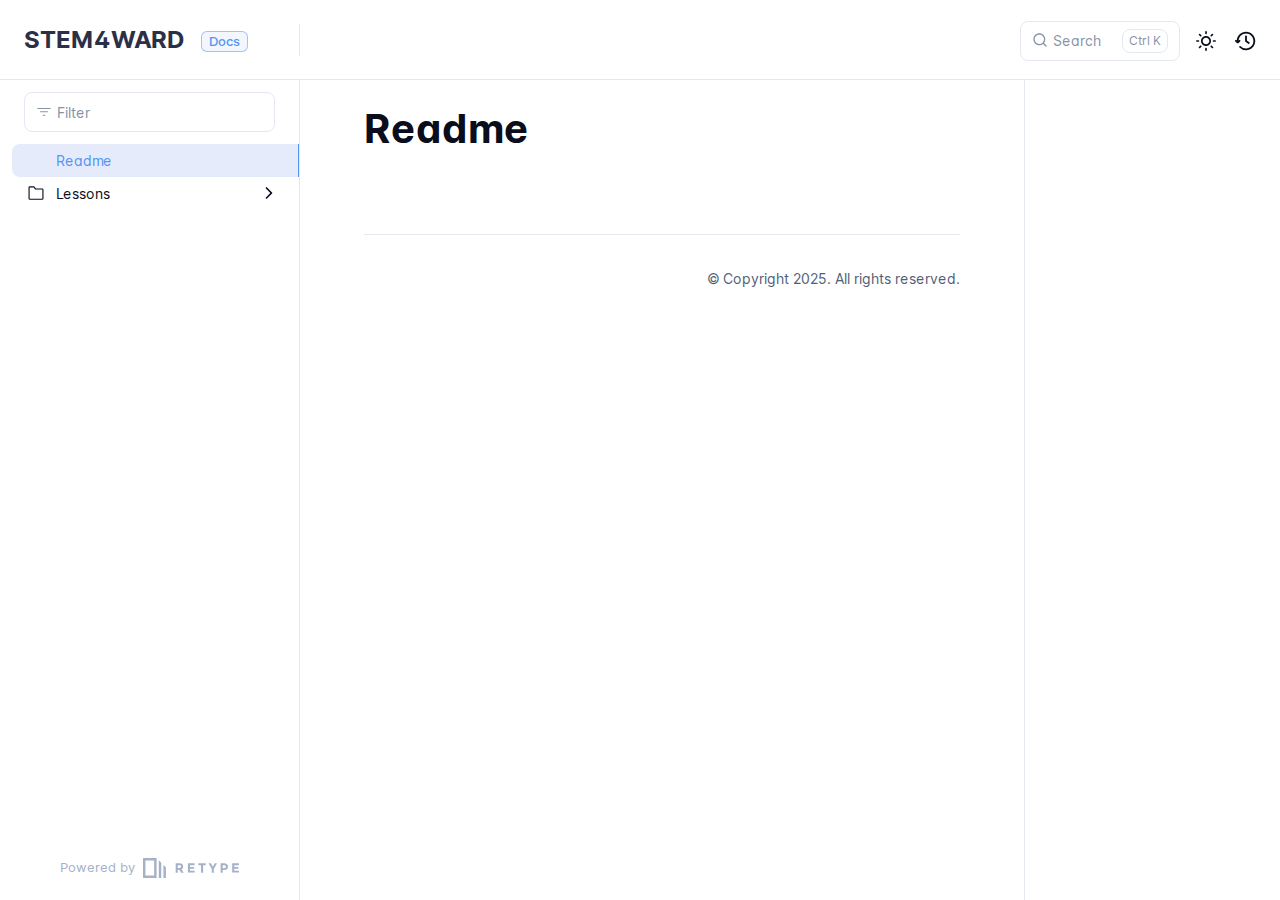
<file: index.html>
<!DOCTYPE html>
<html lang="en" class="h-full">
<head>
    <meta charset="UTF-8">
    <meta name="viewport" content="width=device-width,initial-scale=1">
    <meta name="turbo-cache-control" content="no-cache" data-turbo-track="reload" data-track-token="3.11.0.806726399839">

    <!-- See retype.com -->
    <meta name="generator" content="Retype 3.11.0">

    <!-- Primary Meta Tags -->
    <title>Readme</title>
    <meta name="title" content="Readme">

    <!-- Canonical -->
    <link rel="canonical" href="/">

    <!-- Open Graph / Facebook -->
    <meta property="og:type" content="website">
    <meta property="og:url" content="/">
    <meta property="og:title" content="Readme">

    <!-- Twitter -->
    <meta property="twitter:card" content="summary_large_image">
    <meta property="twitter:url" content="/">
    <meta property="twitter:title" content="Readme">

    <script data-cfasync="false">(function(){var cl=document.documentElement.classList,ls=localStorage.getItem("retype_scheme"),hd=cl.contains("dark"),hl=cl.contains("light"),wm=window.matchMedia&&window.matchMedia("(prefers-color-scheme: dark)").matches;if(ls==="dark"||(!ls&&wm&&!hd&&!hl)){cl.remove("light");cl.add("dark")}else if(ls==="light"||(!ls&&!wm&&!hd&&!hl)){cl.remove("dark");cl.add("light")}})();</script>

    <link href="resources/css/retype.css?v=3.11.0.806726399839" rel="stylesheet">

    <script data-cfasync="false" src="resources/js/config.js?v=3.11.0.806726399839" data-turbo-eval="false" defer></script>
    <script data-cfasync="false" src="resources/js/retype.js?v=3.11.0" data-turbo-eval="false" defer></script>
    <script id="lunr-js" data-cfasync="false" src="resources/js/lunr.js?v=3.11.0.806726399839" data-turbo-eval="false" defer></script>
</head>
<body>
    <div id="retype-app" class="relative text-base antialiased text-base-text bg-base-bg font-body">
        <div class="absolute bottom-0 left-0" style="top: 5rem; right: 50%"></div>
    
        <header id="retype-header" class="sticky top-0 z-30 flex w-full h-16 bg-header-bg border-b border-header-border md:h-20">
            <div class="container relative flex items-center justify-between pr-6 grow md:justify-start">
                <!-- Mobile menu button skeleton -->
                <button v-cloak class="skeleton retype-mobile-menu-button flex items-center justify-center shrink-0 overflow-hidden dark:text-white focus:outline-none rounded-full w-10 h-10 ml-3.5 md:hidden"><svg xmlns="http://www.w3.org/2000/svg" class="mb-px shrink-0" width="24" height="24" viewBox="0 0 24 24" role="presentation" style="margin-bottom: 0px;"><g fill="currentColor"><path d="M2 4h20v2H2zM2 11h20v2H2zM2 18h20v2H2z"></path></g></svg></button>
                <div v-cloak id="retype-sidebar-left-toggle-button"></div>
        
                <!-- Logo -->
                <div class="flex items-center justify-between h-full py-2 md:w-75">
                    <div class="flex items-center px-2 md:px-6">
                        <a id="retype-branding-logo" href="" class="flex items-center leading-snug text-2xl">
                            <span class="dark:text-white font-bold line-clamp-1 md:line-clamp-2">STEM4WARD</span>
                        </a><span id="retype-branding-label" class="inline-flex mt-1 px-2 py-1 ml-4 text-xs font-medium leading-none items-center rounded-md bg-branding-label-bg text-branding-label-text ring-1 ring-branding-label-border ring-inset md:inline-block">Docs</span>
                    </div>
        
                    <span class="hidden h-8 border-r md:inline-block border-base-border"></span>
                </div>
        
                <div class="flex justify-between md:grow">
                    <!-- Top Nav -->
                    <nav id="retype-header-nav" class="hidden md:flex">
                        <ul class="flex flex-col mb-4 md:pl-16 md:mb-0 md:flex-row md:items-center">
                            
                        </ul>
                    </nav>
        
                    <!-- Header Right Skeleton -->
                    <div v-cloak class="flex justify-end grow skeleton">
        
                        <!-- Search input mock -->
                        <div class="relative hidden w-40 lg:block lg:max-w-sm lg:ml-auto">
                            <div class="absolute flex items-center justify-center h-full pl-3 dark:text-dark-300">
                                <svg xmlns="http://www.w3.org/2000/svg" class="icon-base" width="16" height="16" viewBox="0 0 24 24" aria-labelledby="icon" role="presentation" style="margin-bottom: 1px;"><g fill="currentColor" ><path d="M21.71 20.29l-3.68-3.68A8.963 8.963 0 0020 11c0-4.96-4.04-9-9-9s-9 4.04-9 9 4.04 9 9 9c2.12 0 4.07-.74 5.61-1.97l3.68 3.68c.2.19.45.29.71.29s.51-.1.71-.29c.39-.39.39-1.03 0-1.42zM4 11c0-3.86 3.14-7 7-7s7 3.14 7 7c0 1.92-.78 3.66-2.04 4.93-.01.01-.02.01-.02.01-.01.01-.01.01-.01.02A6.98 6.98 0 0111 18c-3.86 0-7-3.14-7-7z" ></path></g></svg>
                            </div>
                            <input class="w-full h-10 placeholder-search-placeholder transition-colors duration-200 ease-in bg-search-bg border border-transparent rounded md:text-sm hover:border-search-border-hover focus:outline-none focus:border-search-border-focus" style="padding: 0.625rem 0.75rem 0.625rem 2rem" type="text" placeholder="Search">
                        </div>
        
                        <!-- Mobile search button -->
                        <div class="flex items-center justify-center w-10 h-10 lg:hidden">
                            <svg xmlns="http://www.w3.org/2000/svg" class="shrink-0 icon-base" width="20" height="20" viewBox="0 0 24 24" aria-labelledby="icon" role="presentation" style="margin-bottom: 0px;"><g fill="currentColor" ><path d="M21.71 20.29l-3.68-3.68A8.963 8.963 0 0020 11c0-4.96-4.04-9-9-9s-9 4.04-9 9 4.04 9 9 9c2.12 0 4.07-.74 5.61-1.97l3.68 3.68c.2.19.45.29.71.29s.51-.1.71-.29c.39-.39.39-1.03 0-1.42zM4 11c0-3.86 3.14-7 7-7s7 3.14 7 7c0 1.92-.78 3.66-2.04 4.93-.01.01-.02.01-.02.01-.01.01-.01.01-.01.02A6.98 6.98 0 0111 18c-3.86 0-7-3.14-7-7z" ></path></g></svg>
                        </div>
        
                        <!-- Dark mode switch placeholder -->
                        <div class="w-10 h-10 lg:ml-2"></div>
        
                        <!-- History button -->
                        <div class="flex items-center justify-center w-10 h-10" style="margin-right: -0.625rem;">
                            <svg xmlns="http://www.w3.org/2000/svg" class="shrink-0 icon-base" width="22" height="22" viewBox="0 0 24 24" aria-labelledby="icon" role="presentation" style="margin-bottom: 0px;"><g fill="currentColor" ><g ><path d="M12.01 6.01c-.55 0-1 .45-1 1V12a1 1 0 00.4.8l3 2.22a.985.985 0 001.39-.2.996.996 0 00-.21-1.4l-2.6-1.92V7.01c.02-.55-.43-1-.98-1z"></path><path d="M12.01 1.91c-5.33 0-9.69 4.16-10.05 9.4l-.29-.26a.997.997 0 10-1.34 1.48l1.97 1.79c.19.17.43.26.67.26s.48-.09.67-.26l1.97-1.79a.997.997 0 10-1.34-1.48l-.31.28c.34-4.14 3.82-7.41 8.05-7.41 4.46 0 8.08 3.63 8.08 8.09s-3.63 8.08-8.08 8.08c-2.18 0-4.22-.85-5.75-2.4a.996.996 0 10-1.42 1.4 10.02 10.02 0 007.17 2.99c5.56 0 10.08-4.52 10.08-10.08.01-5.56-4.52-10.09-10.08-10.09z"></path></g></g></svg>
                        </div>
                    </div>
        
                    <div v-cloak class="flex justify-end grow">
                        <div id="retype-mobile-search-button"></div>
                        <doc-search-desktop></doc-search-desktop>
        
                        <doc-theme-switch class="lg:ml-2"></doc-theme-switch>
                        <doc-history></doc-history>
                    </div>
                </div>
            </div>
        </header>
    
    
        <div id="retype-container" class="container relative flex bg-white">
            <!-- Sidebar Skeleton -->
            <div v-cloak class="fixed flex flex-col shrink-0 duration-300 ease-in-out bg-sidebar-left-bg border-sidebar-left-border sidebar top-20 w-75 border-r h-screen md:sticky transition-transform skeleton">
            
                <div class="flex items-center h-16 px-6">
                    <input class="w-full h-8 px-3 py-2 transition-colors duration-200 ease-linear bg-filter-bg border border-filter-border rounded shadow-none text-sm focus:outline-none focus:border-filter-border-focus" type="text" placeholder="Filter">
                </div>
            
                <div class="pl-6 mt-1 mb-4">
                    <div class="w-32 h-3 mb-4 bg-skeleton-bg rounded-full loading"></div>
                    <div class="w-48 h-3 mb-4 bg-skeleton-bg rounded-full loading"></div>
                    <div class="w-40 h-3 mb-4 bg-skeleton-bg rounded-full loading"></div>
                    <div class="w-32 h-3 mb-4 bg-skeleton-bg rounded-full loading"></div>
                    <div class="w-48 h-3 mb-4 bg-skeleton-bg rounded-full loading"></div>
                    <div class="w-40 h-3 mb-4 bg-skeleton-bg rounded-full loading"></div>
                </div>
            
                <div class="shrink-0 mt-auto bg-transparent dark:border-base-border">
                    <a class="flex items-center justify-center flex-nowrap h-16 text-gray-350 dark:text-dark-400 hover:text-gray-600 dark:hover:text-dark-300 transition-colors duration-150 ease-in docs-powered-by" target="_blank" href="https://retype.com/" rel="noopener">
                        <span class="text-xs whitespace-nowrap">Powered by</span>
                        <svg xmlns="http://www.w3.org/2000/svg" class="ml-2" fill="currentColor" width="96" height="20" overflow="visible"><path d="M0 0v20h13.59V0H0zm11.15 17.54H2.44V2.46h8.71v15.08zM15.8 20h2.44V4.67L15.8 2.22zM20.45 6.89V20h2.44V9.34z"/><g><path d="M40.16 8.44c0 1.49-.59 2.45-1.75 2.88l2.34 3.32h-2.53l-2.04-2.96h-1.43v2.96h-2.06V5.36h3.5c1.43 0 2.46.24 3.07.73s.9 1.27.9 2.35zm-2.48 1.1c.26-.23.38-.59.38-1.09 0-.5-.13-.84-.4-1.03s-.73-.28-1.39-.28h-1.54v2.75h1.5c.72 0 1.2-.12 1.45-.35zM51.56 5.36V7.2h-4.59v1.91h4.13v1.76h-4.13v1.92h4.74v1.83h-6.79V5.36h6.64zM60.09 7.15v7.48h-2.06V7.15h-2.61V5.36h7.28v1.79h-2.61zM70.81 14.64h-2.06v-3.66l-3.19-5.61h2.23l1.99 3.45 1.99-3.45H74l-3.19 5.61v3.66zM83.99 6.19c.65.55.97 1.4.97 2.55s-.33 1.98-1 2.51-1.68.8-3.04.8h-1.23v2.59h-2.06V5.36h3.26c1.42 0 2.45.28 3.1.83zm-1.51 3.65c.25-.28.37-.69.37-1.22s-.16-.92-.48-1.14c-.32-.23-.82-.34-1.5-.34H79.7v3.12h1.38c.68 0 1.15-.14 1.4-.42zM95.85 5.36V7.2h-4.59v1.91h4.13v1.76h-4.13v1.92H96v1.83h-6.79V5.36h6.64z"/></g></svg>
                    </a>
                </div>
            </div>
            
            <!-- Sidebar component -->
            <doc-sidebar v-cloak>
                <template #sidebar-footer>
                    <div class="shrink-0 mt-auto border-t md:bg-transparent md:border-none dark:border-base-border">
            
                        <a class="flex items-center justify-center flex-nowrap h-16 text-gray-350 dark:text-dark-400 hover:text-gray-600 dark:hover:text-dark-300 transition-colors duration-150 ease-in docs-powered-by" target="_blank" href="https://retype.com/" rel="noopener">
                            <span class="text-xs whitespace-nowrap">Powered by</span>
                            <svg xmlns="http://www.w3.org/2000/svg" class="ml-2" fill="currentColor" width="96" height="20" overflow="visible"><path d="M0 0v20h13.59V0H0zm11.15 17.54H2.44V2.46h8.71v15.08zM15.8 20h2.44V4.67L15.8 2.22zM20.45 6.89V20h2.44V9.34z"/><g><path d="M40.16 8.44c0 1.49-.59 2.45-1.75 2.88l2.34 3.32h-2.53l-2.04-2.96h-1.43v2.96h-2.06V5.36h3.5c1.43 0 2.46.24 3.07.73s.9 1.27.9 2.35zm-2.48 1.1c.26-.23.38-.59.38-1.09 0-.5-.13-.84-.4-1.03s-.73-.28-1.39-.28h-1.54v2.75h1.5c.72 0 1.2-.12 1.45-.35zM51.56 5.36V7.2h-4.59v1.91h4.13v1.76h-4.13v1.92h4.74v1.83h-6.79V5.36h6.64zM60.09 7.15v7.48h-2.06V7.15h-2.61V5.36h7.28v1.79h-2.61zM70.81 14.64h-2.06v-3.66l-3.19-5.61h2.23l1.99 3.45 1.99-3.45H74l-3.19 5.61v3.66zM83.99 6.19c.65.55.97 1.4.97 2.55s-.33 1.98-1 2.51-1.68.8-3.04.8h-1.23v2.59h-2.06V5.36h3.26c1.42 0 2.45.28 3.1.83zm-1.51 3.65c.25-.28.37-.69.37-1.22s-.16-.92-.48-1.14c-.32-.23-.82-.34-1.5-.34H79.7v3.12h1.38c.68 0 1.15-.14 1.4-.42zM95.85 5.36V7.2h-4.59v1.91h4.13v1.76h-4.13v1.92H96v1.83h-6.79V5.36h6.64z"/></g></svg>
                        </a>
                    </div>
                </template>
            </doc-sidebar>
    
            <div class="grow min-w-0 bg-body-bg">
                <!-- Render "toolbar" template here on api pages --><!-- Render page content -->
                <div class="flex">
                    <div id="retype-main" class="min-w-0 p-4 grow md:px-16">
                        <main class="relative pb-12 lg:pt-2">
                            <div class="retype-markdown" id="retype-content">
                                <!-- Rendered if sidebar right is enabled -->
                                <div id="retype-sidebar-right-toggle"></div>
                                <!-- Page content  -->
<doc-anchor-target id="readme" class="break-words">
    <h1>
        <doc-anchor-trigger class="header-anchor-trigger" to="#readme">#</doc-anchor-trigger>
        <span>Readme</span>
    </h1>
</doc-anchor-target>

                                
                                <!-- Required only on API pages -->
                                <doc-toolbar-member-filter-no-results></doc-toolbar-member-filter-no-results>
                            </div>
                            <footer id="retype-content-footer" class="clear-both">
                            
                            </footer>
                        </main>
                
                        <div id="retype-page-footer" class="print:border-none border-t border-base-border pt-6 mb-8">
                            <footer class="flex flex-wrap items-center justify-between print:justify-center">
                                <div id="retype-footer-links" class="print:hidden">
                                    <ul class="flex flex-wrap items-center text-sm">
                                    </ul>
                                </div>
                                <div id="retype-copyright" class="print:justify-center py-2 text-footer-text font-footer-link-weight text-sm leading-relaxed"><p>© Copyright 2025. All rights reserved.</p></div>
                            </footer>
                        </div>
                    </div>
                
                    <!-- Rendered if sidebar right is enabled -->
                    <!-- Sidebar right skeleton-->
                    <div v-cloak class="fixed top-0 bottom-0 right-0 translate-x-full bg-sidebar-right-bg border-sidebar-right-border lg:sticky lg:border-l lg:shrink-0 lg:pt-6 lg:transform-none sm:w-1/2 lg:w-64 lg:z-0 md:w-104 sidebar-right skeleton">
                        <div class="pl-5">
                            <div class="w-32 h-3 mb-4 bg-skeleton-bg rounded-full loading"></div>
                            <div class="w-48 h-3 mb-4 bg-skeleton-bg rounded-full loading"></div>
                            <div class="w-40 h-3 mb-4 bg-skeleton-bg rounded-full loading"></div>
                        </div>
                    </div>
                
                    <!-- User should be able to hide sidebar right -->
                    <doc-sidebar-right v-cloak></doc-sidebar-right>
                </div>

            </div>
        </div>
    
        <doc-search-mobile></doc-search-mobile>
        <doc-back-to-top></doc-back-to-top>
    </div>


    <div id="retype-overlay-target"></div>

    <script data-cfasync="false">window.__DOCS__ = { "title": "Readme", isRoot: true, level: 0, icon: "file", hasPrism: false, hasMermaid: false, hasMath: false, tocDepth: 23 }</script>
</body>
</html>
</file>
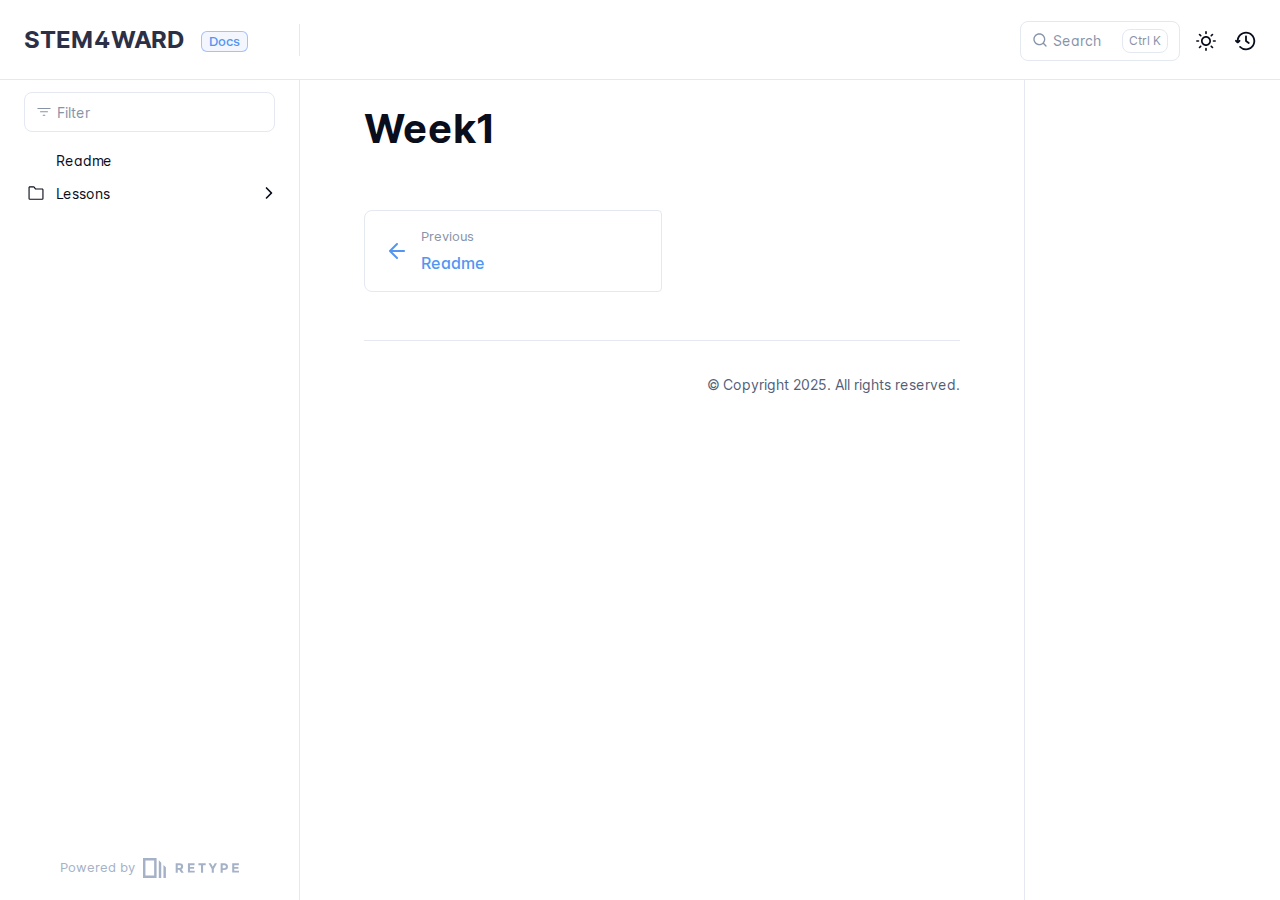
<file: lessons/week1/index.html>
<!DOCTYPE html>
<html lang="en" class="h-full">
<head>
    <meta charset="UTF-8">
    <meta name="viewport" content="width=device-width,initial-scale=1">
    <meta name="turbo-cache-control" content="no-cache" data-turbo-track="reload" data-track-token="3.11.0.806727409276">

    <!-- See retype.com -->
    <meta name="generator" content="Retype 3.11.0">

    <!-- Primary Meta Tags -->
    <title>Week1</title>
    <meta name="title" content="Week1">

    <!-- Canonical -->
    <link rel="canonical" href="/lessons/week1/">

    <!-- Open Graph / Facebook -->
    <meta property="og:type" content="website">
    <meta property="og:url" content="/lessons/week1/">
    <meta property="og:title" content="Week1">

    <!-- Twitter -->
    <meta property="twitter:card" content="summary_large_image">
    <meta property="twitter:url" content="/lessons/week1/">
    <meta property="twitter:title" content="Week1">

    <script data-cfasync="false">(function(){var cl=document.documentElement.classList,ls=localStorage.getItem("retype_scheme"),hd=cl.contains("dark"),hl=cl.contains("light"),wm=window.matchMedia&&window.matchMedia("(prefers-color-scheme: dark)").matches;if(ls==="dark"||(!ls&&wm&&!hd&&!hl)){cl.remove("light");cl.add("dark")}else if(ls==="light"||(!ls&&!wm&&!hd&&!hl)){cl.remove("dark");cl.add("light")}})();</script>

    <link href="../../resources/css/retype.css?v=3.11.0.806727409276" rel="stylesheet">

    <script data-cfasync="false" src="../../resources/js/config.js?v=3.11.0.806727409276" data-turbo-eval="false" defer></script>
    <script data-cfasync="false" src="../../resources/js/retype.js?v=3.11.0" data-turbo-eval="false" defer></script>
    <script id="lunr-js" data-cfasync="false" src="../../resources/js/lunr.js?v=3.11.0.806727409276" data-turbo-eval="false" defer></script>
</head>
<body>
    <div id="retype-app" class="relative text-base antialiased text-base-text bg-base-bg font-body">
        <div class="absolute bottom-0 left-0" style="top: 5rem; right: 50%"></div>
    
        <header id="retype-header" class="sticky top-0 z-30 flex w-full h-16 bg-header-bg border-b border-header-border md:h-20">
            <div class="container relative flex items-center justify-between pr-6 grow md:justify-start">
                <!-- Mobile menu button skeleton -->
                <button v-cloak class="skeleton retype-mobile-menu-button flex items-center justify-center shrink-0 overflow-hidden dark:text-white focus:outline-none rounded-full w-10 h-10 ml-3.5 md:hidden"><svg xmlns="http://www.w3.org/2000/svg" class="mb-px shrink-0" width="24" height="24" viewBox="0 0 24 24" role="presentation" style="margin-bottom: 0px;"><g fill="currentColor"><path d="M2 4h20v2H2zM2 11h20v2H2zM2 18h20v2H2z"></path></g></svg></button>
                <div v-cloak id="retype-sidebar-left-toggle-button"></div>
        
                <!-- Logo -->
                <div class="flex items-center justify-between h-full py-2 md:w-75">
                    <div class="flex items-center px-2 md:px-6">
                        <a id="retype-branding-logo" href="../../" class="flex items-center leading-snug text-2xl">
                            <span class="dark:text-white font-bold line-clamp-1 md:line-clamp-2">STEM4WARD</span>
                        </a><span id="retype-branding-label" class="inline-flex mt-1 px-2 py-1 ml-4 text-xs font-medium leading-none items-center rounded-md bg-branding-label-bg text-branding-label-text ring-1 ring-branding-label-border ring-inset md:inline-block">Docs</span>
                    </div>
        
                    <span class="hidden h-8 border-r md:inline-block border-base-border"></span>
                </div>
        
                <div class="flex justify-between md:grow">
                    <!-- Top Nav -->
                    <nav id="retype-header-nav" class="hidden md:flex">
                        <ul class="flex flex-col mb-4 md:pl-16 md:mb-0 md:flex-row md:items-center">
                            
                        </ul>
                    </nav>
        
                    <!-- Header Right Skeleton -->
                    <div v-cloak class="flex justify-end grow skeleton">
        
                        <!-- Search input mock -->
                        <div class="relative hidden w-40 lg:block lg:max-w-sm lg:ml-auto">
                            <div class="absolute flex items-center justify-center h-full pl-3 dark:text-dark-300">
                                <svg xmlns="http://www.w3.org/2000/svg" class="icon-base" width="16" height="16" viewBox="0 0 24 24" aria-labelledby="icon" role="presentation" style="margin-bottom: 1px;"><g fill="currentColor" ><path d="M21.71 20.29l-3.68-3.68A8.963 8.963 0 0020 11c0-4.96-4.04-9-9-9s-9 4.04-9 9 4.04 9 9 9c2.12 0 4.07-.74 5.61-1.97l3.68 3.68c.2.19.45.29.71.29s.51-.1.71-.29c.39-.39.39-1.03 0-1.42zM4 11c0-3.86 3.14-7 7-7s7 3.14 7 7c0 1.92-.78 3.66-2.04 4.93-.01.01-.02.01-.02.01-.01.01-.01.01-.01.02A6.98 6.98 0 0111 18c-3.86 0-7-3.14-7-7z" ></path></g></svg>
                            </div>
                            <input class="w-full h-10 placeholder-search-placeholder transition-colors duration-200 ease-in bg-search-bg border border-transparent rounded md:text-sm hover:border-search-border-hover focus:outline-none focus:border-search-border-focus" style="padding: 0.625rem 0.75rem 0.625rem 2rem" type="text" placeholder="Search">
                        </div>
        
                        <!-- Mobile search button -->
                        <div class="flex items-center justify-center w-10 h-10 lg:hidden">
                            <svg xmlns="http://www.w3.org/2000/svg" class="shrink-0 icon-base" width="20" height="20" viewBox="0 0 24 24" aria-labelledby="icon" role="presentation" style="margin-bottom: 0px;"><g fill="currentColor" ><path d="M21.71 20.29l-3.68-3.68A8.963 8.963 0 0020 11c0-4.96-4.04-9-9-9s-9 4.04-9 9 4.04 9 9 9c2.12 0 4.07-.74 5.61-1.97l3.68 3.68c.2.19.45.29.71.29s.51-.1.71-.29c.39-.39.39-1.03 0-1.42zM4 11c0-3.86 3.14-7 7-7s7 3.14 7 7c0 1.92-.78 3.66-2.04 4.93-.01.01-.02.01-.02.01-.01.01-.01.01-.01.02A6.98 6.98 0 0111 18c-3.86 0-7-3.14-7-7z" ></path></g></svg>
                        </div>
        
                        <!-- Dark mode switch placeholder -->
                        <div class="w-10 h-10 lg:ml-2"></div>
        
                        <!-- History button -->
                        <div class="flex items-center justify-center w-10 h-10" style="margin-right: -0.625rem;">
                            <svg xmlns="http://www.w3.org/2000/svg" class="shrink-0 icon-base" width="22" height="22" viewBox="0 0 24 24" aria-labelledby="icon" role="presentation" style="margin-bottom: 0px;"><g fill="currentColor" ><g ><path d="M12.01 6.01c-.55 0-1 .45-1 1V12a1 1 0 00.4.8l3 2.22a.985.985 0 001.39-.2.996.996 0 00-.21-1.4l-2.6-1.92V7.01c.02-.55-.43-1-.98-1z"></path><path d="M12.01 1.91c-5.33 0-9.69 4.16-10.05 9.4l-.29-.26a.997.997 0 10-1.34 1.48l1.97 1.79c.19.17.43.26.67.26s.48-.09.67-.26l1.97-1.79a.997.997 0 10-1.34-1.48l-.31.28c.34-4.14 3.82-7.41 8.05-7.41 4.46 0 8.08 3.63 8.08 8.09s-3.63 8.08-8.08 8.08c-2.18 0-4.22-.85-5.75-2.4a.996.996 0 10-1.42 1.4 10.02 10.02 0 007.17 2.99c5.56 0 10.08-4.52 10.08-10.08.01-5.56-4.52-10.09-10.08-10.09z"></path></g></g></svg>
                        </div>
                    </div>
        
                    <div v-cloak class="flex justify-end grow">
                        <div id="retype-mobile-search-button"></div>
                        <doc-search-desktop></doc-search-desktop>
        
                        <doc-theme-switch class="lg:ml-2"></doc-theme-switch>
                        <doc-history></doc-history>
                    </div>
                </div>
            </div>
        </header>
    
    
        <div id="retype-container" class="container relative flex bg-white">
            <!-- Sidebar Skeleton -->
            <div v-cloak class="fixed flex flex-col shrink-0 duration-300 ease-in-out bg-sidebar-left-bg border-sidebar-left-border sidebar top-20 w-75 border-r h-screen md:sticky transition-transform skeleton">
            
                <div class="flex items-center h-16 px-6">
                    <input class="w-full h-8 px-3 py-2 transition-colors duration-200 ease-linear bg-filter-bg border border-filter-border rounded shadow-none text-sm focus:outline-none focus:border-filter-border-focus" type="text" placeholder="Filter">
                </div>
            
                <div class="pl-6 mt-1 mb-4">
                    <div class="w-32 h-3 mb-4 bg-skeleton-bg rounded-full loading"></div>
                    <div class="w-48 h-3 mb-4 bg-skeleton-bg rounded-full loading"></div>
                    <div class="w-40 h-3 mb-4 bg-skeleton-bg rounded-full loading"></div>
                    <div class="w-32 h-3 mb-4 bg-skeleton-bg rounded-full loading"></div>
                    <div class="w-48 h-3 mb-4 bg-skeleton-bg rounded-full loading"></div>
                    <div class="w-40 h-3 mb-4 bg-skeleton-bg rounded-full loading"></div>
                </div>
            
                <div class="shrink-0 mt-auto bg-transparent dark:border-base-border">
                    <a class="flex items-center justify-center flex-nowrap h-16 text-gray-350 dark:text-dark-400 hover:text-gray-600 dark:hover:text-dark-300 transition-colors duration-150 ease-in docs-powered-by" target="_blank" href="https://retype.com/" rel="noopener">
                        <span class="text-xs whitespace-nowrap">Powered by</span>
                        <svg xmlns="http://www.w3.org/2000/svg" class="ml-2" fill="currentColor" width="96" height="20" overflow="visible"><path d="M0 0v20h13.59V0H0zm11.15 17.54H2.44V2.46h8.71v15.08zM15.8 20h2.44V4.67L15.8 2.22zM20.45 6.89V20h2.44V9.34z"/><g><path d="M40.16 8.44c0 1.49-.59 2.45-1.75 2.88l2.34 3.32h-2.53l-2.04-2.96h-1.43v2.96h-2.06V5.36h3.5c1.43 0 2.46.24 3.07.73s.9 1.27.9 2.35zm-2.48 1.1c.26-.23.38-.59.38-1.09 0-.5-.13-.84-.4-1.03s-.73-.28-1.39-.28h-1.54v2.75h1.5c.72 0 1.2-.12 1.45-.35zM51.56 5.36V7.2h-4.59v1.91h4.13v1.76h-4.13v1.92h4.74v1.83h-6.79V5.36h6.64zM60.09 7.15v7.48h-2.06V7.15h-2.61V5.36h7.28v1.79h-2.61zM70.81 14.64h-2.06v-3.66l-3.19-5.61h2.23l1.99 3.45 1.99-3.45H74l-3.19 5.61v3.66zM83.99 6.19c.65.55.97 1.4.97 2.55s-.33 1.98-1 2.51-1.68.8-3.04.8h-1.23v2.59h-2.06V5.36h3.26c1.42 0 2.45.28 3.1.83zm-1.51 3.65c.25-.28.37-.69.37-1.22s-.16-.92-.48-1.14c-.32-.23-.82-.34-1.5-.34H79.7v3.12h1.38c.68 0 1.15-.14 1.4-.42zM95.85 5.36V7.2h-4.59v1.91h4.13v1.76h-4.13v1.92H96v1.83h-6.79V5.36h6.64z"/></g></svg>
                    </a>
                </div>
            </div>
            
            <!-- Sidebar component -->
            <doc-sidebar v-cloak>
                <template #sidebar-footer>
                    <div class="shrink-0 mt-auto border-t md:bg-transparent md:border-none dark:border-base-border">
            
                        <a class="flex items-center justify-center flex-nowrap h-16 text-gray-350 dark:text-dark-400 hover:text-gray-600 dark:hover:text-dark-300 transition-colors duration-150 ease-in docs-powered-by" target="_blank" href="https://retype.com/" rel="noopener">
                            <span class="text-xs whitespace-nowrap">Powered by</span>
                            <svg xmlns="http://www.w3.org/2000/svg" class="ml-2" fill="currentColor" width="96" height="20" overflow="visible"><path d="M0 0v20h13.59V0H0zm11.15 17.54H2.44V2.46h8.71v15.08zM15.8 20h2.44V4.67L15.8 2.22zM20.45 6.89V20h2.44V9.34z"/><g><path d="M40.16 8.44c0 1.49-.59 2.45-1.75 2.88l2.34 3.32h-2.53l-2.04-2.96h-1.43v2.96h-2.06V5.36h3.5c1.43 0 2.46.24 3.07.73s.9 1.27.9 2.35zm-2.48 1.1c.26-.23.38-.59.38-1.09 0-.5-.13-.84-.4-1.03s-.73-.28-1.39-.28h-1.54v2.75h1.5c.72 0 1.2-.12 1.45-.35zM51.56 5.36V7.2h-4.59v1.91h4.13v1.76h-4.13v1.92h4.74v1.83h-6.79V5.36h6.64zM60.09 7.15v7.48h-2.06V7.15h-2.61V5.36h7.28v1.79h-2.61zM70.81 14.64h-2.06v-3.66l-3.19-5.61h2.23l1.99 3.45 1.99-3.45H74l-3.19 5.61v3.66zM83.99 6.19c.65.55.97 1.4.97 2.55s-.33 1.98-1 2.51-1.68.8-3.04.8h-1.23v2.59h-2.06V5.36h3.26c1.42 0 2.45.28 3.1.83zm-1.51 3.65c.25-.28.37-.69.37-1.22s-.16-.92-.48-1.14c-.32-.23-.82-.34-1.5-.34H79.7v3.12h1.38c.68 0 1.15-.14 1.4-.42zM95.85 5.36V7.2h-4.59v1.91h4.13v1.76h-4.13v1.92H96v1.83h-6.79V5.36h6.64z"/></g></svg>
                        </a>
                    </div>
                </template>
            </doc-sidebar>
    
            <div class="grow min-w-0 bg-body-bg">
                <!-- Render "toolbar" template here on api pages --><!-- Render page content -->
                <div class="flex">
                    <div id="retype-main" class="min-w-0 p-4 grow md:px-16">
                        <main class="relative pb-12 lg:pt-2">
                            <div class="retype-markdown" id="retype-content">
                                <!-- Rendered if sidebar right is enabled -->
                                <div id="retype-sidebar-right-toggle"></div>
                                <!-- Page content  -->
<doc-anchor-target id="week1" class="break-words">
    <h1>
        <doc-anchor-trigger class="header-anchor-trigger" to="#week1">#</doc-anchor-trigger>
        <span>Week1</span>
    </h1>
</doc-anchor-target>

                                
                                <!-- Required only on API pages -->
                                <doc-toolbar-member-filter-no-results></doc-toolbar-member-filter-no-results>
                            </div>
                            <footer id="retype-content-footer" class="clear-both">
                            
                                <nav id="retype-nextprev" class="print:hidden flex mt-14">
                                    <div class="w-1/2">
                                        <a class="px-5 py-4 h-full flex items-center break-normal font-medium text-body-link border border-base-border hover:border-base-border-hover rounded-r rounded-l-lg transition-colors duration-150 relative hover:z-5" href="../../">
                                            <svg xmlns="http://www.w3.org/2000/svg" class="mr-3" width="24" height="24" viewBox="0 0 24 24" fill="currentColor" overflow="visible"><path d="M19 11H7.41l5.29-5.29a.996.996 0 10-1.41-1.41l-7 7a1 1 0 000 1.42l7 7a1.024 1.024 0 001.42-.01.996.996 0 000-1.41L7.41 13H19c.55 0 1-.45 1-1s-.45-1-1-1z" /><path fill="none" d="M0 0h24v24H0z" /></svg>
                                            <span>
                                                <span class="block text-xs font-normal text-base-text-muted">Previous</span>
                                                <span class="block mt-1">Readme</span>
                                            </span>
                                        </a>
                                    </div>
                            
                                    <div class="w-1/2">
                                    </div>
                                </nav>
                            </footer>
                        </main>
                
                        <div id="retype-page-footer" class="print:border-none border-t border-base-border pt-6 mb-8">
                            <footer class="flex flex-wrap items-center justify-between print:justify-center">
                                <div id="retype-footer-links" class="print:hidden">
                                    <ul class="flex flex-wrap items-center text-sm">
                                    </ul>
                                </div>
                                <div id="retype-copyright" class="print:justify-center py-2 text-footer-text font-footer-link-weight text-sm leading-relaxed"><p>© Copyright 2025. All rights reserved.</p></div>
                            </footer>
                        </div>
                    </div>
                
                    <!-- Rendered if sidebar right is enabled -->
                    <!-- Sidebar right skeleton-->
                    <div v-cloak class="fixed top-0 bottom-0 right-0 translate-x-full bg-sidebar-right-bg border-sidebar-right-border lg:sticky lg:border-l lg:shrink-0 lg:pt-6 lg:transform-none sm:w-1/2 lg:w-64 lg:z-0 md:w-104 sidebar-right skeleton">
                        <div class="pl-5">
                            <div class="w-32 h-3 mb-4 bg-skeleton-bg rounded-full loading"></div>
                            <div class="w-48 h-3 mb-4 bg-skeleton-bg rounded-full loading"></div>
                            <div class="w-40 h-3 mb-4 bg-skeleton-bg rounded-full loading"></div>
                        </div>
                    </div>
                
                    <!-- User should be able to hide sidebar right -->
                    <doc-sidebar-right v-cloak></doc-sidebar-right>
                </div>

            </div>
        </div>
    
        <doc-search-mobile></doc-search-mobile>
        <doc-back-to-top></doc-back-to-top>
    </div>


    <div id="retype-overlay-target"></div>

    <script data-cfasync="false">window.__DOCS__ = { "title": "Week1", level: 2, icon: "file", hasPrism: false, hasMermaid: false, hasMath: false, tocDepth: 23 }</script>
</body>
</html>
</file>
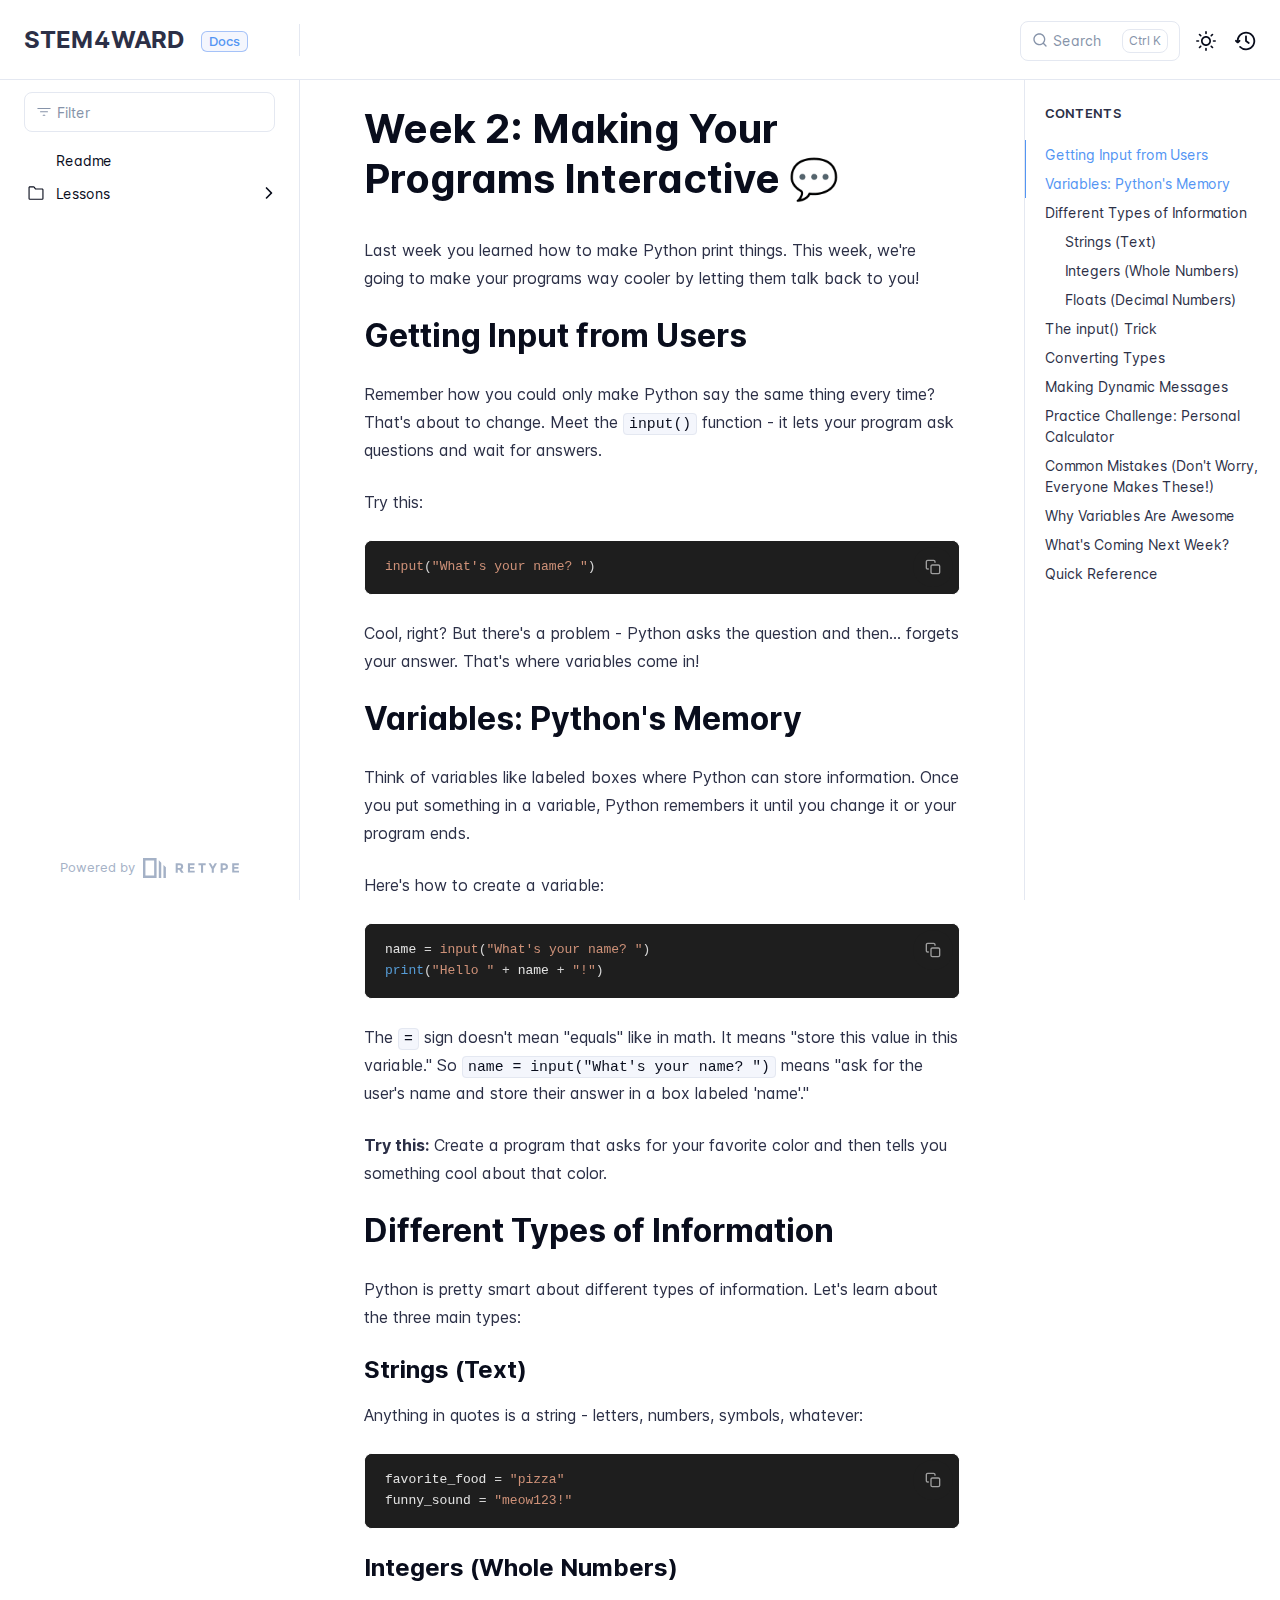
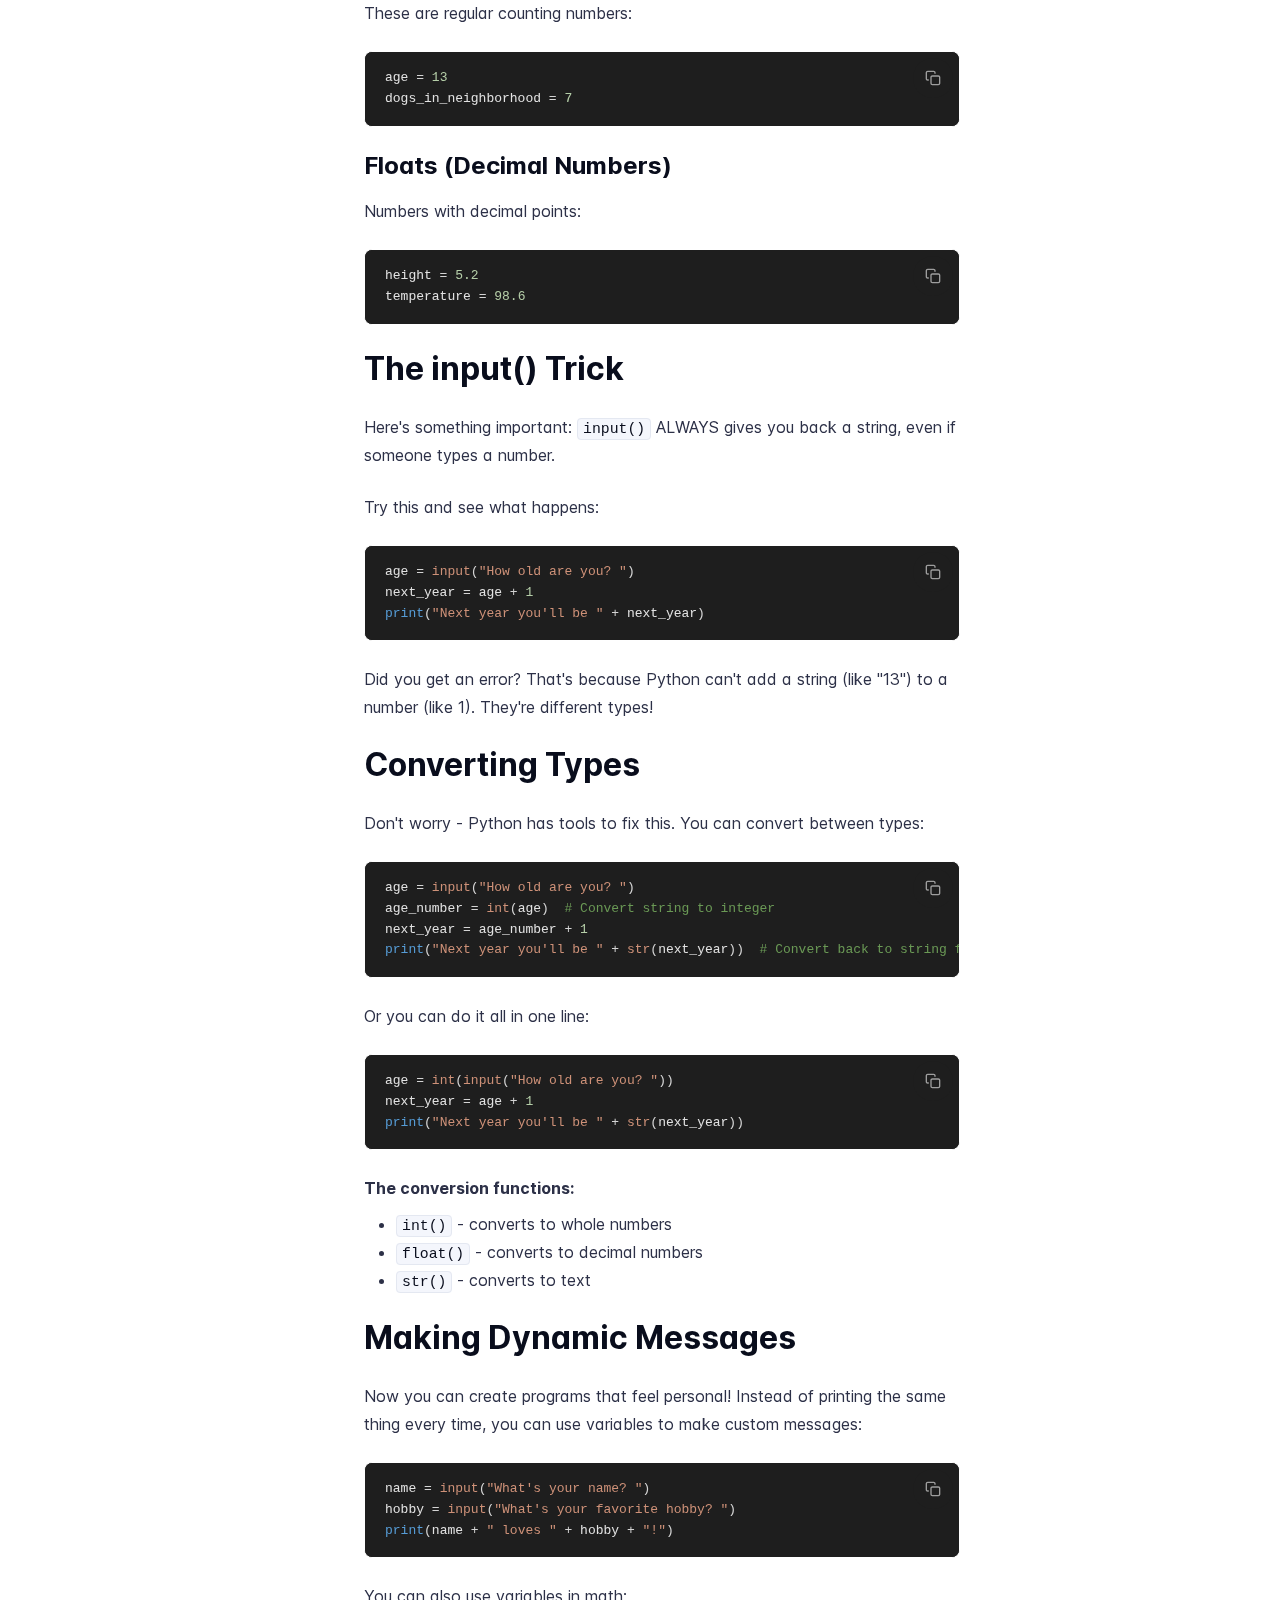
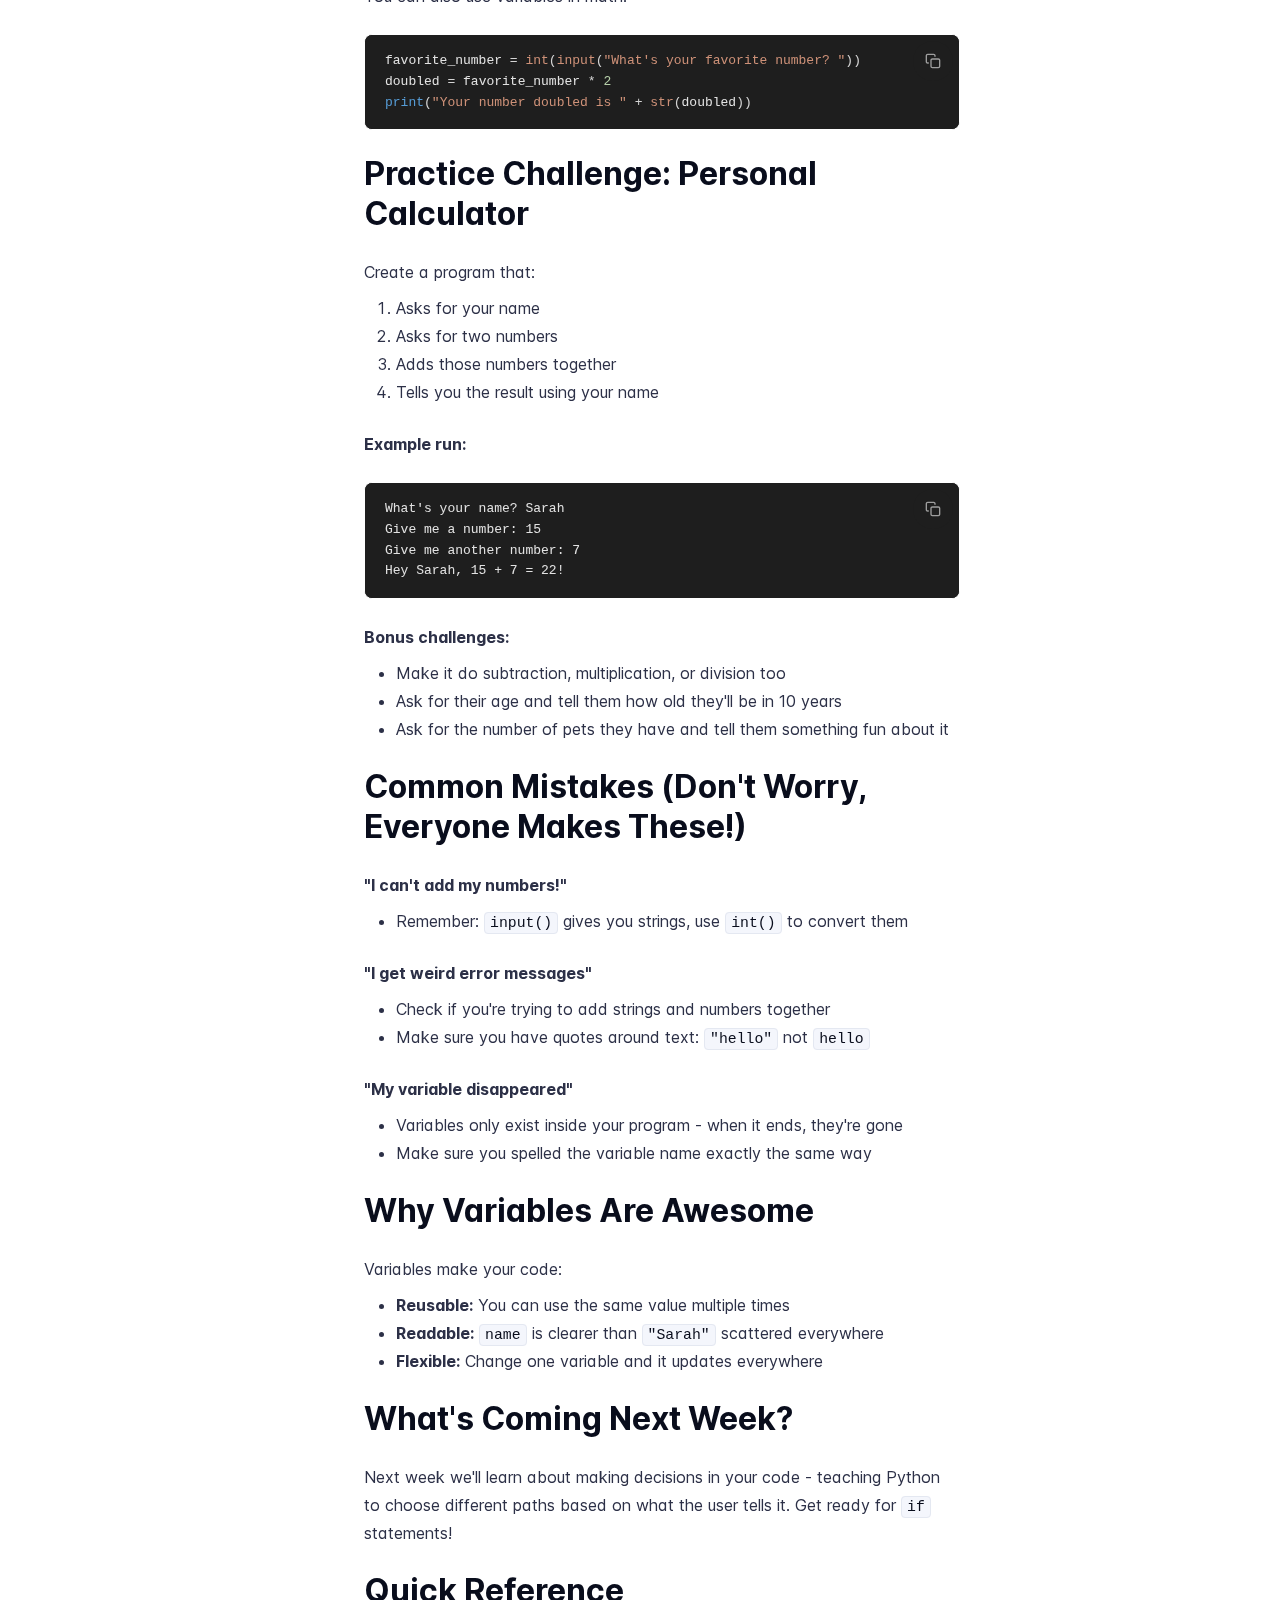
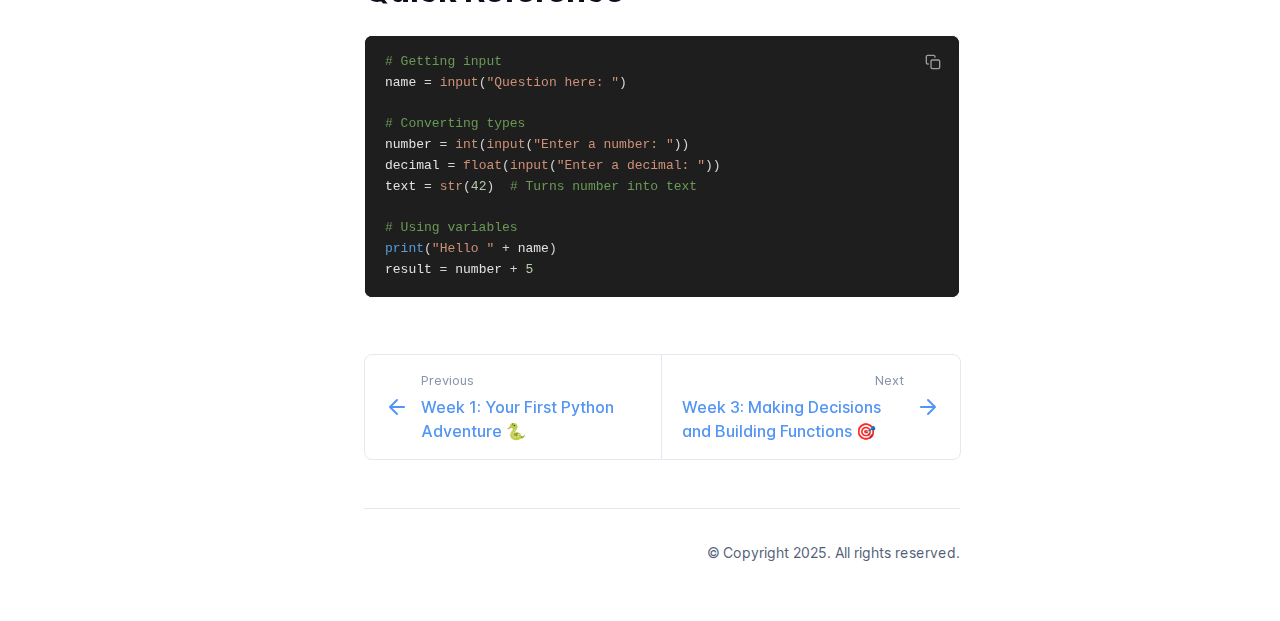
<file: lessons/week2/index.html>
<!DOCTYPE html>
<html lang="en" class="h-full">
<head>
    <meta charset="UTF-8">
    <meta name="viewport" content="width=device-width,initial-scale=1">
    <meta name="turbo-cache-control" content="no-cache" data-turbo-track="reload" data-track-token="3.11.0.806727950292">

    <!-- See retype.com -->
    <meta name="generator" content="Retype 3.11.0">

    <!-- Primary Meta Tags -->
    <title>Week 2: Making Your Programs Interactive &#128172;</title>
    <meta name="title" content="Week 2: Making Your Programs Interactive 💬">
    <meta name="description" content="Last week you learned how to make Python print things. This week, we're going to make your programs way cooler by letting them talk back to you!">

    <!-- Canonical -->
    <link rel="canonical" href="/lessons/week2/">

    <!-- Open Graph / Facebook -->
    <meta property="og:type" content="website">
    <meta property="og:url" content="/lessons/week2/">
    <meta property="og:title" content="Week 2: Making Your Programs Interactive 💬">
    <meta property="og:description" content="Last week you learned how to make Python print things. This week, we're going to make your programs way cooler by letting them talk back to you!">

    <!-- Twitter -->
    <meta property="twitter:card" content="summary_large_image">
    <meta property="twitter:url" content="/lessons/week2/">
    <meta property="twitter:title" content="Week 2: Making Your Programs Interactive 💬">
    <meta property="twitter:description" content="Last week you learned how to make Python print things. This week, we're going to make your programs way cooler by letting them talk back to you!">

    <script data-cfasync="false">(function(){var cl=document.documentElement.classList,ls=localStorage.getItem("retype_scheme"),hd=cl.contains("dark"),hl=cl.contains("light"),wm=window.matchMedia&&window.matchMedia("(prefers-color-scheme: dark)").matches;if(ls==="dark"||(!ls&&wm&&!hd&&!hl)){cl.remove("light");cl.add("dark")}else if(ls==="light"||(!ls&&!wm&&!hd&&!hl)){cl.remove("dark");cl.add("light")}})();</script>

    <link href="../../resources/css/retype.css?v=3.11.0.806727950292" rel="stylesheet">

    <script data-cfasync="false" src="../../resources/js/config.js?v=3.11.0.806727950292" data-turbo-eval="false" defer></script>
    <script data-cfasync="false" src="../../resources/js/retype.js?v=3.11.0" data-turbo-eval="false" defer></script>
    <script id="lunr-js" data-cfasync="false" src="../../resources/js/lunr.js?v=3.11.0.806727950292" data-turbo-eval="false" defer></script>
    <script id="prism-js" data-cfasync="false" src="../../resources/js/prism.js?v=3.11.0.806727950292" defer></script>
</head>
<body>
    <div id="retype-app" class="relative text-base antialiased text-base-text bg-base-bg font-body">
        <div class="absolute bottom-0 left-0" style="top: 5rem; right: 50%"></div>
    
        <header id="retype-header" class="sticky top-0 z-30 flex w-full h-16 bg-header-bg border-b border-header-border md:h-20">
            <div class="container relative flex items-center justify-between pr-6 grow md:justify-start">
                <!-- Mobile menu button skeleton -->
                <button v-cloak class="skeleton retype-mobile-menu-button flex items-center justify-center shrink-0 overflow-hidden dark:text-white focus:outline-none rounded-full w-10 h-10 ml-3.5 md:hidden"><svg xmlns="http://www.w3.org/2000/svg" class="mb-px shrink-0" width="24" height="24" viewBox="0 0 24 24" role="presentation" style="margin-bottom: 0px;"><g fill="currentColor"><path d="M2 4h20v2H2zM2 11h20v2H2zM2 18h20v2H2z"></path></g></svg></button>
                <div v-cloak id="retype-sidebar-left-toggle-button"></div>
        
                <!-- Logo -->
                <div class="flex items-center justify-between h-full py-2 md:w-75">
                    <div class="flex items-center px-2 md:px-6">
                        <a id="retype-branding-logo" href="../../" class="flex items-center leading-snug text-2xl">
                            <span class="dark:text-white font-bold line-clamp-1 md:line-clamp-2">STEM4WARD</span>
                        </a><span id="retype-branding-label" class="inline-flex mt-1 px-2 py-1 ml-4 text-xs font-medium leading-none items-center rounded-md bg-branding-label-bg text-branding-label-text ring-1 ring-branding-label-border ring-inset md:inline-block">Docs</span>
                    </div>
        
                    <span class="hidden h-8 border-r md:inline-block border-base-border"></span>
                </div>
        
                <div class="flex justify-between md:grow">
                    <!-- Top Nav -->
                    <nav id="retype-header-nav" class="hidden md:flex">
                        <ul class="flex flex-col mb-4 md:pl-16 md:mb-0 md:flex-row md:items-center">
                            
                        </ul>
                    </nav>
        
                    <!-- Header Right Skeleton -->
                    <div v-cloak class="flex justify-end grow skeleton">
        
                        <!-- Search input mock -->
                        <div class="relative hidden w-40 lg:block lg:max-w-sm lg:ml-auto">
                            <div class="absolute flex items-center justify-center h-full pl-3 dark:text-dark-300">
                                <svg xmlns="http://www.w3.org/2000/svg" class="icon-base" width="16" height="16" viewBox="0 0 24 24" aria-labelledby="icon" role="presentation" style="margin-bottom: 1px;"><g fill="currentColor" ><path d="M21.71 20.29l-3.68-3.68A8.963 8.963 0 0020 11c0-4.96-4.04-9-9-9s-9 4.04-9 9 4.04 9 9 9c2.12 0 4.07-.74 5.61-1.97l3.68 3.68c.2.19.45.29.71.29s.51-.1.71-.29c.39-.39.39-1.03 0-1.42zM4 11c0-3.86 3.14-7 7-7s7 3.14 7 7c0 1.92-.78 3.66-2.04 4.93-.01.01-.02.01-.02.01-.01.01-.01.01-.01.02A6.98 6.98 0 0111 18c-3.86 0-7-3.14-7-7z" ></path></g></svg>
                            </div>
                            <input class="w-full h-10 placeholder-search-placeholder transition-colors duration-200 ease-in bg-search-bg border border-transparent rounded md:text-sm hover:border-search-border-hover focus:outline-none focus:border-search-border-focus" style="padding: 0.625rem 0.75rem 0.625rem 2rem" type="text" placeholder="Search">
                        </div>
        
                        <!-- Mobile search button -->
                        <div class="flex items-center justify-center w-10 h-10 lg:hidden">
                            <svg xmlns="http://www.w3.org/2000/svg" class="shrink-0 icon-base" width="20" height="20" viewBox="0 0 24 24" aria-labelledby="icon" role="presentation" style="margin-bottom: 0px;"><g fill="currentColor" ><path d="M21.71 20.29l-3.68-3.68A8.963 8.963 0 0020 11c0-4.96-4.04-9-9-9s-9 4.04-9 9 4.04 9 9 9c2.12 0 4.07-.74 5.61-1.97l3.68 3.68c.2.19.45.29.71.29s.51-.1.71-.29c.39-.39.39-1.03 0-1.42zM4 11c0-3.86 3.14-7 7-7s7 3.14 7 7c0 1.92-.78 3.66-2.04 4.93-.01.01-.02.01-.02.01-.01.01-.01.01-.01.02A6.98 6.98 0 0111 18c-3.86 0-7-3.14-7-7z" ></path></g></svg>
                        </div>
        
                        <!-- Dark mode switch placeholder -->
                        <div class="w-10 h-10 lg:ml-2"></div>
        
                        <!-- History button -->
                        <div class="flex items-center justify-center w-10 h-10" style="margin-right: -0.625rem;">
                            <svg xmlns="http://www.w3.org/2000/svg" class="shrink-0 icon-base" width="22" height="22" viewBox="0 0 24 24" aria-labelledby="icon" role="presentation" style="margin-bottom: 0px;"><g fill="currentColor" ><g ><path d="M12.01 6.01c-.55 0-1 .45-1 1V12a1 1 0 00.4.8l3 2.22a.985.985 0 001.39-.2.996.996 0 00-.21-1.4l-2.6-1.92V7.01c.02-.55-.43-1-.98-1z"></path><path d="M12.01 1.91c-5.33 0-9.69 4.16-10.05 9.4l-.29-.26a.997.997 0 10-1.34 1.48l1.97 1.79c.19.17.43.26.67.26s.48-.09.67-.26l1.97-1.79a.997.997 0 10-1.34-1.48l-.31.28c.34-4.14 3.82-7.41 8.05-7.41 4.46 0 8.08 3.63 8.08 8.09s-3.63 8.08-8.08 8.08c-2.18 0-4.22-.85-5.75-2.4a.996.996 0 10-1.42 1.4 10.02 10.02 0 007.17 2.99c5.56 0 10.08-4.52 10.08-10.08.01-5.56-4.52-10.09-10.08-10.09z"></path></g></g></svg>
                        </div>
                    </div>
        
                    <div v-cloak class="flex justify-end grow">
                        <div id="retype-mobile-search-button"></div>
                        <doc-search-desktop></doc-search-desktop>
        
                        <doc-theme-switch class="lg:ml-2"></doc-theme-switch>
                        <doc-history></doc-history>
                    </div>
                </div>
            </div>
        </header>
    
    
        <div id="retype-container" class="container relative flex bg-white">
            <!-- Sidebar Skeleton -->
            <div v-cloak class="fixed flex flex-col shrink-0 duration-300 ease-in-out bg-sidebar-left-bg border-sidebar-left-border sidebar top-20 w-75 border-r h-screen md:sticky transition-transform skeleton">
            
                <div class="flex items-center h-16 px-6">
                    <input class="w-full h-8 px-3 py-2 transition-colors duration-200 ease-linear bg-filter-bg border border-filter-border rounded shadow-none text-sm focus:outline-none focus:border-filter-border-focus" type="text" placeholder="Filter">
                </div>
            
                <div class="pl-6 mt-1 mb-4">
                    <div class="w-32 h-3 mb-4 bg-skeleton-bg rounded-full loading"></div>
                    <div class="w-48 h-3 mb-4 bg-skeleton-bg rounded-full loading"></div>
                    <div class="w-40 h-3 mb-4 bg-skeleton-bg rounded-full loading"></div>
                    <div class="w-32 h-3 mb-4 bg-skeleton-bg rounded-full loading"></div>
                    <div class="w-48 h-3 mb-4 bg-skeleton-bg rounded-full loading"></div>
                    <div class="w-40 h-3 mb-4 bg-skeleton-bg rounded-full loading"></div>
                </div>
            
                <div class="shrink-0 mt-auto bg-transparent dark:border-base-border">
                    <a class="flex items-center justify-center flex-nowrap h-16 text-gray-350 dark:text-dark-400 hover:text-gray-600 dark:hover:text-dark-300 transition-colors duration-150 ease-in docs-powered-by" target="_blank" href="https://retype.com/" rel="noopener">
                        <span class="text-xs whitespace-nowrap">Powered by</span>
                        <svg xmlns="http://www.w3.org/2000/svg" class="ml-2" fill="currentColor" width="96" height="20" overflow="visible"><path d="M0 0v20h13.59V0H0zm11.15 17.54H2.44V2.46h8.71v15.08zM15.8 20h2.44V4.67L15.8 2.22zM20.45 6.89V20h2.44V9.34z"/><g><path d="M40.16 8.44c0 1.49-.59 2.45-1.75 2.88l2.34 3.32h-2.53l-2.04-2.96h-1.43v2.96h-2.06V5.36h3.5c1.43 0 2.46.24 3.07.73s.9 1.27.9 2.35zm-2.48 1.1c.26-.23.38-.59.38-1.09 0-.5-.13-.84-.4-1.03s-.73-.28-1.39-.28h-1.54v2.75h1.5c.72 0 1.2-.12 1.45-.35zM51.56 5.36V7.2h-4.59v1.91h4.13v1.76h-4.13v1.92h4.74v1.83h-6.79V5.36h6.64zM60.09 7.15v7.48h-2.06V7.15h-2.61V5.36h7.28v1.79h-2.61zM70.81 14.64h-2.06v-3.66l-3.19-5.61h2.23l1.99 3.45 1.99-3.45H74l-3.19 5.61v3.66zM83.99 6.19c.65.55.97 1.4.97 2.55s-.33 1.98-1 2.51-1.68.8-3.04.8h-1.23v2.59h-2.06V5.36h3.26c1.42 0 2.45.28 3.1.83zm-1.51 3.65c.25-.28.37-.69.37-1.22s-.16-.92-.48-1.14c-.32-.23-.82-.34-1.5-.34H79.7v3.12h1.38c.68 0 1.15-.14 1.4-.42zM95.85 5.36V7.2h-4.59v1.91h4.13v1.76h-4.13v1.92H96v1.83h-6.79V5.36h6.64z"/></g></svg>
                    </a>
                </div>
            </div>
            
            <!-- Sidebar component -->
            <doc-sidebar v-cloak>
                <template #sidebar-footer>
                    <div class="shrink-0 mt-auto border-t md:bg-transparent md:border-none dark:border-base-border">
            
                        <a class="flex items-center justify-center flex-nowrap h-16 text-gray-350 dark:text-dark-400 hover:text-gray-600 dark:hover:text-dark-300 transition-colors duration-150 ease-in docs-powered-by" target="_blank" href="https://retype.com/" rel="noopener">
                            <span class="text-xs whitespace-nowrap">Powered by</span>
                            <svg xmlns="http://www.w3.org/2000/svg" class="ml-2" fill="currentColor" width="96" height="20" overflow="visible"><path d="M0 0v20h13.59V0H0zm11.15 17.54H2.44V2.46h8.71v15.08zM15.8 20h2.44V4.67L15.8 2.22zM20.45 6.89V20h2.44V9.34z"/><g><path d="M40.16 8.44c0 1.49-.59 2.45-1.75 2.88l2.34 3.32h-2.53l-2.04-2.96h-1.43v2.96h-2.06V5.36h3.5c1.43 0 2.46.24 3.07.73s.9 1.27.9 2.35zm-2.48 1.1c.26-.23.38-.59.38-1.09 0-.5-.13-.84-.4-1.03s-.73-.28-1.39-.28h-1.54v2.75h1.5c.72 0 1.2-.12 1.45-.35zM51.56 5.36V7.2h-4.59v1.91h4.13v1.76h-4.13v1.92h4.74v1.83h-6.79V5.36h6.64zM60.09 7.15v7.48h-2.06V7.15h-2.61V5.36h7.28v1.79h-2.61zM70.81 14.64h-2.06v-3.66l-3.19-5.61h2.23l1.99 3.45 1.99-3.45H74l-3.19 5.61v3.66zM83.99 6.19c.65.55.97 1.4.97 2.55s-.33 1.98-1 2.51-1.68.8-3.04.8h-1.23v2.59h-2.06V5.36h3.26c1.42 0 2.45.28 3.1.83zm-1.51 3.65c.25-.28.37-.69.37-1.22s-.16-.92-.48-1.14c-.32-.23-.82-.34-1.5-.34H79.7v3.12h1.38c.68 0 1.15-.14 1.4-.42zM95.85 5.36V7.2h-4.59v1.91h4.13v1.76h-4.13v1.92H96v1.83h-6.79V5.36h6.64z"/></g></svg>
                        </a>
                    </div>
                </template>
            </doc-sidebar>
    
            <div class="grow min-w-0 bg-body-bg">
                <!-- Render "toolbar" template here on api pages --><!-- Render page content -->
                <div class="flex">
                    <div id="retype-main" class="min-w-0 p-4 grow md:px-16">
                        <main class="relative pb-12 lg:pt-2">
                            <div class="retype-markdown" id="retype-content">
                                <!-- Rendered if sidebar right is enabled -->
                                <div id="retype-sidebar-right-toggle"></div>
                                <!-- Page content  -->
<doc-anchor-target id="week-2-making-your-programs-interactive-" class="break-words">
    <h1>
        <doc-anchor-trigger class="header-anchor-trigger" to="#week-2-making-your-programs-interactive-">#</doc-anchor-trigger>
        <span>Week 2: Making Your Programs Interactive <span class="docs-emoji">&#x1F4AC;</span></span>
    </h1>
</doc-anchor-target>
<p>Last week you learned how to make Python print things. This week, we&#x27;re going to make your programs way cooler by letting them talk back to you!</p>
<doc-anchor-target id="getting-input-from-users">
    <h2>
        <doc-anchor-trigger class="header-anchor-trigger" to="#getting-input-from-users">#</doc-anchor-trigger>
        <span>Getting Input from Users</span>
    </h2>
</doc-anchor-target>
<p>Remember how you could only make Python say the same thing every time? That&#x27;s about to change. Meet the <code v-pre>input()</code> function - it lets your program ask questions and wait for answers.</p>
<p>Try this:</p>
<div class="codeblock-wrapper"><doc-codeblock>
<pre translate="no" class="language-python"><code v-pre class="language-python">input(&quot;What's your name? &quot;)</code></pre>
</doc-codeblock></div>
<p>Cool, right? But there&#x27;s a problem - Python asks the question and then... forgets your answer. That&#x27;s where variables come in!</p>
<doc-anchor-target id="variables-pythons-memory">
    <h2>
        <doc-anchor-trigger class="header-anchor-trigger" to="#variables-pythons-memory">#</doc-anchor-trigger>
        <span>Variables: Python&#x27;s Memory</span>
    </h2>
</doc-anchor-target>
<p>Think of variables like labeled boxes where Python can store information. Once you put something in a variable, Python remembers it until you change it or your program ends.</p>
<p>Here&#x27;s how to create a variable:</p>
<div class="codeblock-wrapper"><doc-codeblock>
<pre translate="no" class="language-python"><code v-pre class="language-python">name = input(&quot;What's your name? &quot;)
print(&quot;Hello &quot; + name + &quot;!&quot;)</code></pre>
</doc-codeblock></div>
<p>The <code v-pre>=</code> sign doesn&#x27;t mean &quot;equals&quot; like in math. It means &quot;store this value in this variable.&quot; So <code v-pre>name = input(&quot;What's your name? &quot;)</code> means &quot;ask for the user&#x27;s name and store their answer in a box labeled &#x27;name&#x27;.&quot;</p>
<p><strong>Try this:</strong> Create a program that asks for your favorite color and then tells you something cool about that color.</p>
<doc-anchor-target id="different-types-of-information">
    <h2>
        <doc-anchor-trigger class="header-anchor-trigger" to="#different-types-of-information">#</doc-anchor-trigger>
        <span>Different Types of Information</span>
    </h2>
</doc-anchor-target>
<p>Python is pretty smart about different types of information. Let&#x27;s learn about the three main types:</p>
<doc-anchor-target id="strings-text">
    <h3>
        <doc-anchor-trigger class="header-anchor-trigger" to="#strings-text">#</doc-anchor-trigger>
        <span>Strings (Text)</span>
    </h3>
</doc-anchor-target>
<p>Anything in quotes is a string - letters, numbers, symbols, whatever:</p>
<div class="codeblock-wrapper"><doc-codeblock>
<pre translate="no" class="language-python"><code v-pre class="language-python">favorite_food = &quot;pizza&quot;
funny_sound = &quot;meow123!&quot;</code></pre>
</doc-codeblock></div>
<doc-anchor-target id="integers-whole-numbers">
    <h3>
        <doc-anchor-trigger class="header-anchor-trigger" to="#integers-whole-numbers">#</doc-anchor-trigger>
        <span>Integers (Whole Numbers)</span>
    </h3>
</doc-anchor-target>
<p>These are regular counting numbers:</p>
<div class="codeblock-wrapper"><doc-codeblock>
<pre translate="no" class="language-python"><code v-pre class="language-python">age = 13
dogs_in_neighborhood = 7</code></pre>
</doc-codeblock></div>
<doc-anchor-target id="floats-decimal-numbers">
    <h3>
        <doc-anchor-trigger class="header-anchor-trigger" to="#floats-decimal-numbers">#</doc-anchor-trigger>
        <span>Floats (Decimal Numbers)</span>
    </h3>
</doc-anchor-target>
<p>Numbers with decimal points:</p>
<div class="codeblock-wrapper"><doc-codeblock>
<pre translate="no" class="language-python"><code v-pre class="language-python">height = 5.2
temperature = 98.6</code></pre>
</doc-codeblock></div>
<doc-anchor-target id="the-input-trick">
    <h2>
        <doc-anchor-trigger class="header-anchor-trigger" to="#the-input-trick">#</doc-anchor-trigger>
        <span>The input() Trick</span>
    </h2>
</doc-anchor-target>
<p>Here&#x27;s something important: <code v-pre>input()</code> ALWAYS gives you back a string, even if someone types a number.</p>
<p>Try this and see what happens:</p>
<div class="codeblock-wrapper"><doc-codeblock>
<pre translate="no" class="language-python"><code v-pre class="language-python">age = input(&quot;How old are you? &quot;)
next_year = age + 1
print(&quot;Next year you'll be &quot; + next_year)</code></pre>
</doc-codeblock></div>
<p>Did you get an error? That&#x27;s because Python can&#x27;t add a string (like &quot;13&quot;) to a number (like 1). They&#x27;re different types!</p>
<doc-anchor-target id="converting-types">
    <h2>
        <doc-anchor-trigger class="header-anchor-trigger" to="#converting-types">#</doc-anchor-trigger>
        <span>Converting Types</span>
    </h2>
</doc-anchor-target>
<p>Don&#x27;t worry - Python has tools to fix this. You can convert between types:</p>
<div class="codeblock-wrapper"><doc-codeblock>
<pre translate="no" class="language-python"><code v-pre class="language-python">age = input(&quot;How old are you? &quot;)
age_number = int(age)  # Convert string to integer
next_year = age_number + 1
print(&quot;Next year you'll be &quot; + str(next_year))  # Convert back to string for printing</code></pre>
</doc-codeblock></div>
<p>Or you can do it all in one line:</p>
<div class="codeblock-wrapper"><doc-codeblock>
<pre translate="no" class="language-python"><code v-pre class="language-python">age = int(input(&quot;How old are you? &quot;))
next_year = age + 1
print(&quot;Next year you'll be &quot; + str(next_year))</code></pre>
</doc-codeblock></div>
<p><strong>The conversion functions:</strong></p>
<ul>
<li><code v-pre>int()</code> - converts to whole numbers</li>
<li><code v-pre>float()</code> - converts to decimal numbers</li>
<li><code v-pre>str()</code> - converts to text</li>
</ul>
<doc-anchor-target id="making-dynamic-messages">
    <h2>
        <doc-anchor-trigger class="header-anchor-trigger" to="#making-dynamic-messages">#</doc-anchor-trigger>
        <span>Making Dynamic Messages</span>
    </h2>
</doc-anchor-target>
<p>Now you can create programs that feel personal! Instead of printing the same thing every time, you can use variables to make custom messages:</p>
<div class="codeblock-wrapper"><doc-codeblock>
<pre translate="no" class="language-python"><code v-pre class="language-python">name = input(&quot;What's your name? &quot;)
hobby = input(&quot;What's your favorite hobby? &quot;)
print(name + &quot; loves &quot; + hobby + &quot;!&quot;)</code></pre>
</doc-codeblock></div>
<p>You can also use variables in math:</p>
<div class="codeblock-wrapper"><doc-codeblock>
<pre translate="no" class="language-python"><code v-pre class="language-python">favorite_number = int(input(&quot;What's your favorite number? &quot;))
doubled = favorite_number * 2
print(&quot;Your number doubled is &quot; + str(doubled))</code></pre>
</doc-codeblock></div>
<doc-anchor-target id="practice-challenge-personal-calculator">
    <h2>
        <doc-anchor-trigger class="header-anchor-trigger" to="#practice-challenge-personal-calculator">#</doc-anchor-trigger>
        <span>Practice Challenge: Personal Calculator</span>
    </h2>
</doc-anchor-target>
<p>Create a program that:</p>
<ol>
<li>Asks for your name</li>
<li>Asks for two numbers</li>
<li>Adds those numbers together</li>
<li>Tells you the result using your name</li>
</ol>
<p><strong>Example run:</strong></p>
<div class="codeblock-wrapper"><doc-codeblock>
<pre translate="no" class="language-none"><code v-pre class="language-none">What's your name? Sarah
Give me a number: 15
Give me another number: 7
Hey Sarah, 15 + 7 = 22!</code></pre>
</doc-codeblock></div>
<p><strong>Bonus challenges:</strong></p>
<ul>
<li>Make it do subtraction, multiplication, or division too</li>
<li>Ask for their age and tell them how old they&#x27;ll be in 10 years</li>
<li>Ask for the number of pets they have and tell them something fun about it</li>
</ul>
<doc-anchor-target id="common-mistakes-dont-worry-everyone-makes-these">
    <h2>
        <doc-anchor-trigger class="header-anchor-trigger" to="#common-mistakes-dont-worry-everyone-makes-these">#</doc-anchor-trigger>
        <span>Common Mistakes (Don&#x27;t Worry, Everyone Makes These!)</span>
    </h2>
</doc-anchor-target>
<p><strong>&quot;I can&#x27;t add my numbers!&quot;</strong></p>
<ul>
<li>Remember: <code v-pre>input()</code> gives you strings, use <code v-pre>int()</code> to convert them</li>
</ul>
<p><strong>&quot;I get weird error messages&quot;</strong></p>
<ul>
<li>Check if you&#x27;re trying to add strings and numbers together</li>
<li>Make sure you have quotes around text: <code v-pre>&quot;hello&quot;</code> not <code v-pre>hello</code></li>
</ul>
<p><strong>&quot;My variable disappeared&quot;</strong></p>
<ul>
<li>Variables only exist inside your program - when it ends, they&#x27;re gone</li>
<li>Make sure you spelled the variable name exactly the same way</li>
</ul>
<doc-anchor-target id="why-variables-are-awesome">
    <h2>
        <doc-anchor-trigger class="header-anchor-trigger" to="#why-variables-are-awesome">#</doc-anchor-trigger>
        <span>Why Variables Are Awesome</span>
    </h2>
</doc-anchor-target>
<p>Variables make your code:</p>
<ul>
<li><strong>Reusable:</strong> You can use the same value multiple times</li>
<li><strong>Readable:</strong> <code v-pre>name</code> is clearer than <code v-pre>&quot;Sarah&quot;</code> scattered everywhere</li>
<li><strong>Flexible:</strong> Change one variable and it updates everywhere</li>
</ul>
<doc-anchor-target id="whats-coming-next-week">
    <h2>
        <doc-anchor-trigger class="header-anchor-trigger" to="#whats-coming-next-week">#</doc-anchor-trigger>
        <span>What&#x27;s Coming Next Week?</span>
    </h2>
</doc-anchor-target>
<p>Next week we&#x27;ll learn about making decisions in your code - teaching Python to choose different paths based on what the user tells it. Get ready for <code v-pre>if</code> statements!</p>
<doc-anchor-target id="quick-reference">
    <h2>
        <doc-anchor-trigger class="header-anchor-trigger" to="#quick-reference">#</doc-anchor-trigger>
        <span>Quick Reference</span>
    </h2>
</doc-anchor-target>
<div class="codeblock-wrapper"><doc-codeblock>
<pre translate="no" class="language-python"><code v-pre class="language-python"># Getting input
name = input(&quot;Question here: &quot;)

# Converting types
number = int(input(&quot;Enter a number: &quot;))
decimal = float(input(&quot;Enter a decimal: &quot;))
text = str(42)  # Turns number into text

# Using variables
print(&quot;Hello &quot; + name)
result = number + 5</code></pre>
</doc-codeblock></div>

                                
                                <!-- Required only on API pages -->
                                <doc-toolbar-member-filter-no-results></doc-toolbar-member-filter-no-results>
                            </div>
                            <footer id="retype-content-footer" class="clear-both">
                            
                                <nav id="retype-nextprev" class="print:hidden flex mt-14">
                                    <div class="w-1/2">
                                        <a class="px-5 py-4 h-full flex items-center break-normal font-medium text-body-link border border-base-border hover:border-base-border-hover rounded-l-lg transition-colors duration-150 relative hover:z-5" href="../../lessons/week1/">
                                            <svg xmlns="http://www.w3.org/2000/svg" class="mr-3" width="24" height="24" viewBox="0 0 24 24" fill="currentColor" overflow="visible"><path d="M19 11H7.41l5.29-5.29a.996.996 0 10-1.41-1.41l-7 7a1 1 0 000 1.42l7 7a1.024 1.024 0 001.42-.01.996.996 0 000-1.41L7.41 13H19c.55 0 1-.45 1-1s-.45-1-1-1z" /><path fill="none" d="M0 0h24v24H0z" /></svg>
                                            <span>
                                                <span class="block text-xs font-normal text-base-text-muted">Previous</span>
                                                <span class="block mt-1">Week 1: Your First Python Adventure 🐍</span>
                                            </span>
                                        </a>
                                    </div>
                            
                                    <div class="w-1/2">
                                        <a class="px-5 py-4 -mx-px h-full flex items-center justify-end break-normal font-medium text-body-link border border-base-border hover:border-base-border-hover rounded-r-lg transition-colors duration-150 relative hover:z-5" href="../../lessons/week3/">
                                            <span>
                                                <span class="block text-xs font-normal text-right text-base-text-muted">Next</span>
                                                <span class="block mt-1">Week 3: Making Decisions and Building Functions 🎯</span>
                                            </span>
                                            <svg xmlns="http://www.w3.org/2000/svg" class="ml-3" width="24" height="24" viewBox="0 0 24 24" fill="currentColor" overflow="visible"><path d="M19.92 12.38a1 1 0 00-.22-1.09l-7-7a.996.996 0 10-1.41 1.41l5.3 5.3H5c-.55 0-1 .45-1 1s.45 1 1 1h11.59l-5.29 5.29a.996.996 0 000 1.41c.19.2.44.3.7.3s.51-.1.71-.29l7-7c.09-.09.16-.21.21-.33z" /><path fill="none" d="M0 0h24v24H0z" /></svg>
                                        </a>
                                    </div>
                                </nav>
                            </footer>
                        </main>
                
                        <div id="retype-page-footer" class="print:border-none border-t border-base-border pt-6 mb-8">
                            <footer class="flex flex-wrap items-center justify-between print:justify-center">
                                <div id="retype-footer-links" class="print:hidden">
                                    <ul class="flex flex-wrap items-center text-sm">
                                    </ul>
                                </div>
                                <div id="retype-copyright" class="print:justify-center py-2 text-footer-text font-footer-link-weight text-sm leading-relaxed"><p>© Copyright 2025. All rights reserved.</p></div>
                            </footer>
                        </div>
                    </div>
                
                    <!-- Rendered if sidebar right is enabled -->
                    <!-- Sidebar right skeleton-->
                    <div v-cloak class="fixed top-0 bottom-0 right-0 translate-x-full bg-sidebar-right-bg border-sidebar-right-border lg:sticky lg:border-l lg:shrink-0 lg:pt-6 lg:transform-none sm:w-1/2 lg:w-64 lg:z-0 md:w-104 sidebar-right skeleton">
                        <div class="pl-5">
                            <div class="w-32 h-3 mb-4 bg-skeleton-bg rounded-full loading"></div>
                            <div class="w-48 h-3 mb-4 bg-skeleton-bg rounded-full loading"></div>
                            <div class="w-40 h-3 mb-4 bg-skeleton-bg rounded-full loading"></div>
                        </div>
                    </div>
                
                    <!-- User should be able to hide sidebar right -->
                    <doc-sidebar-right v-cloak></doc-sidebar-right>
                </div>

            </div>
        </div>
    
        <doc-search-mobile></doc-search-mobile>
        <doc-back-to-top></doc-back-to-top>
    </div>


    <div id="retype-overlay-target"></div>

    <script data-cfasync="false">window.__DOCS__ = { "title": "Week 2: Making Your Programs Interactive 💬", level: 2, icon: "file", hasPrism: true, hasMermaid: false, hasMath: false, tocDepth: 23 }</script>
</body>
</html>
</file>
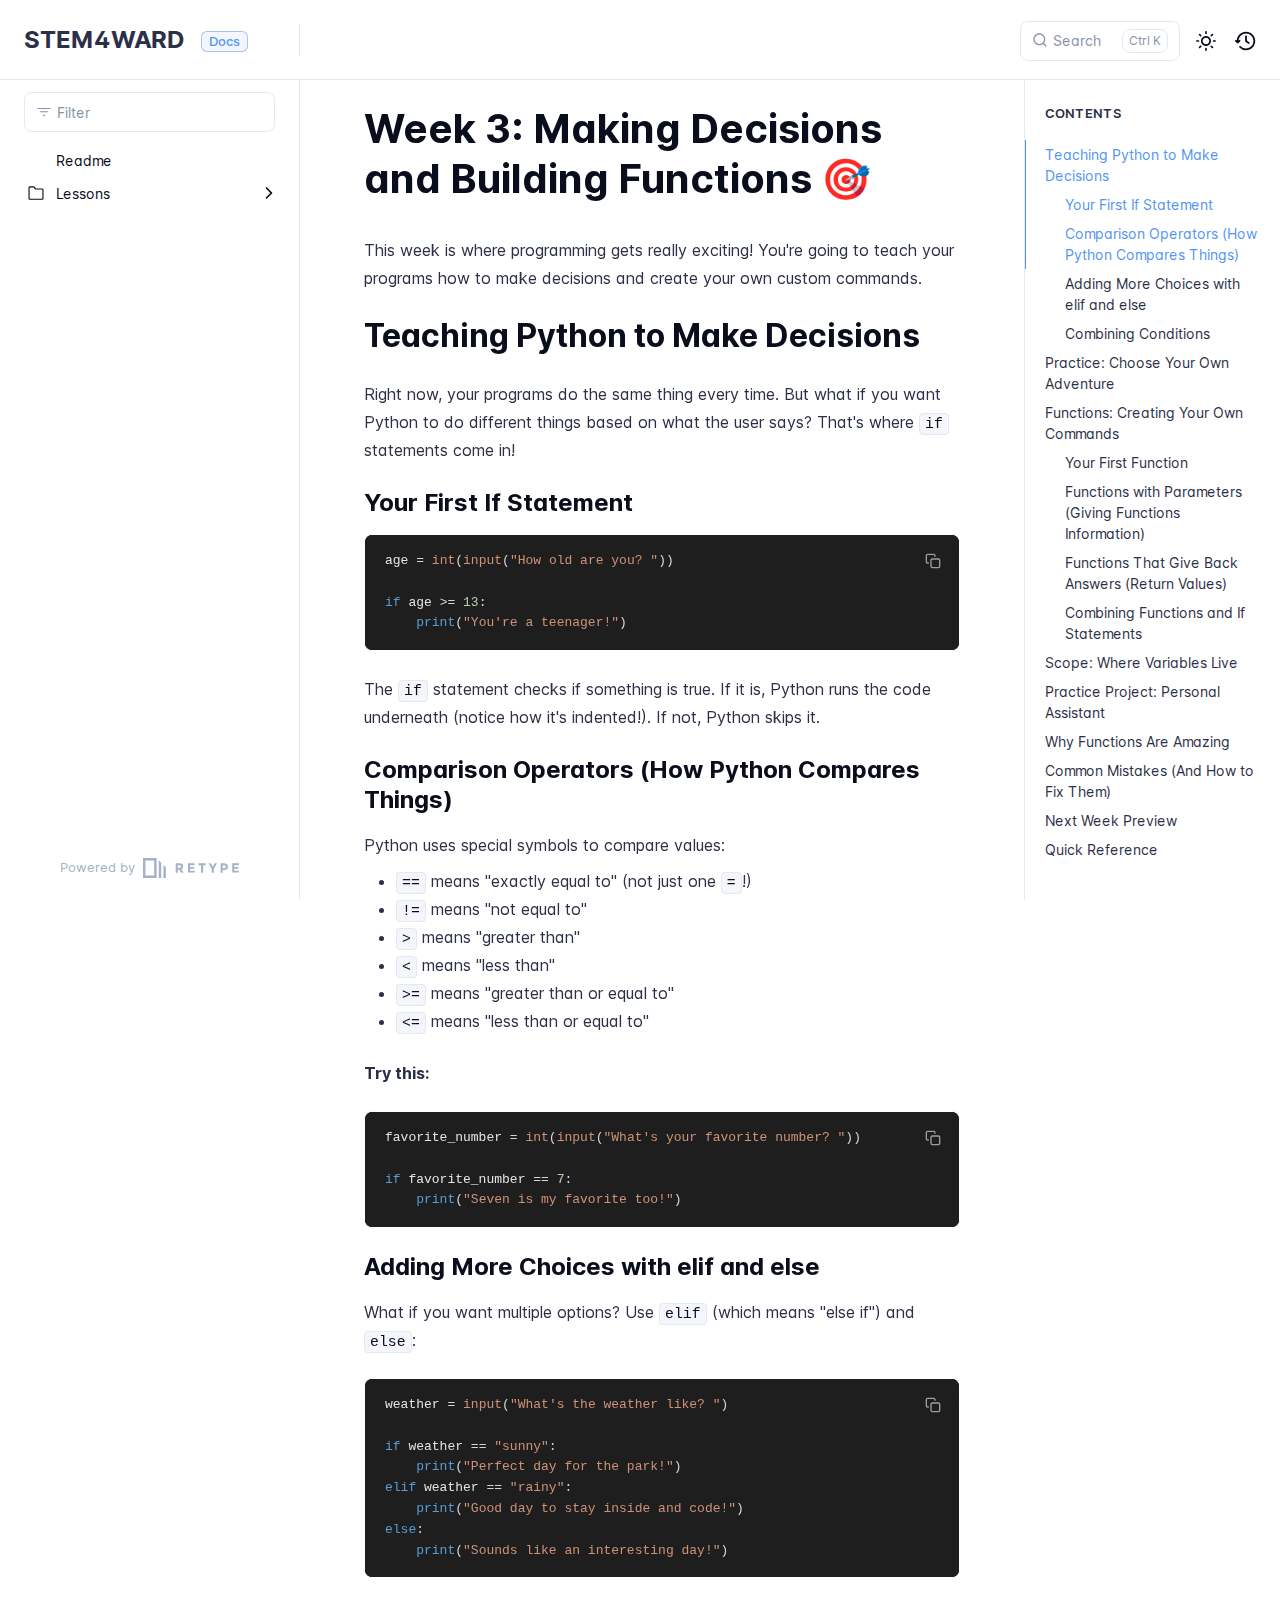
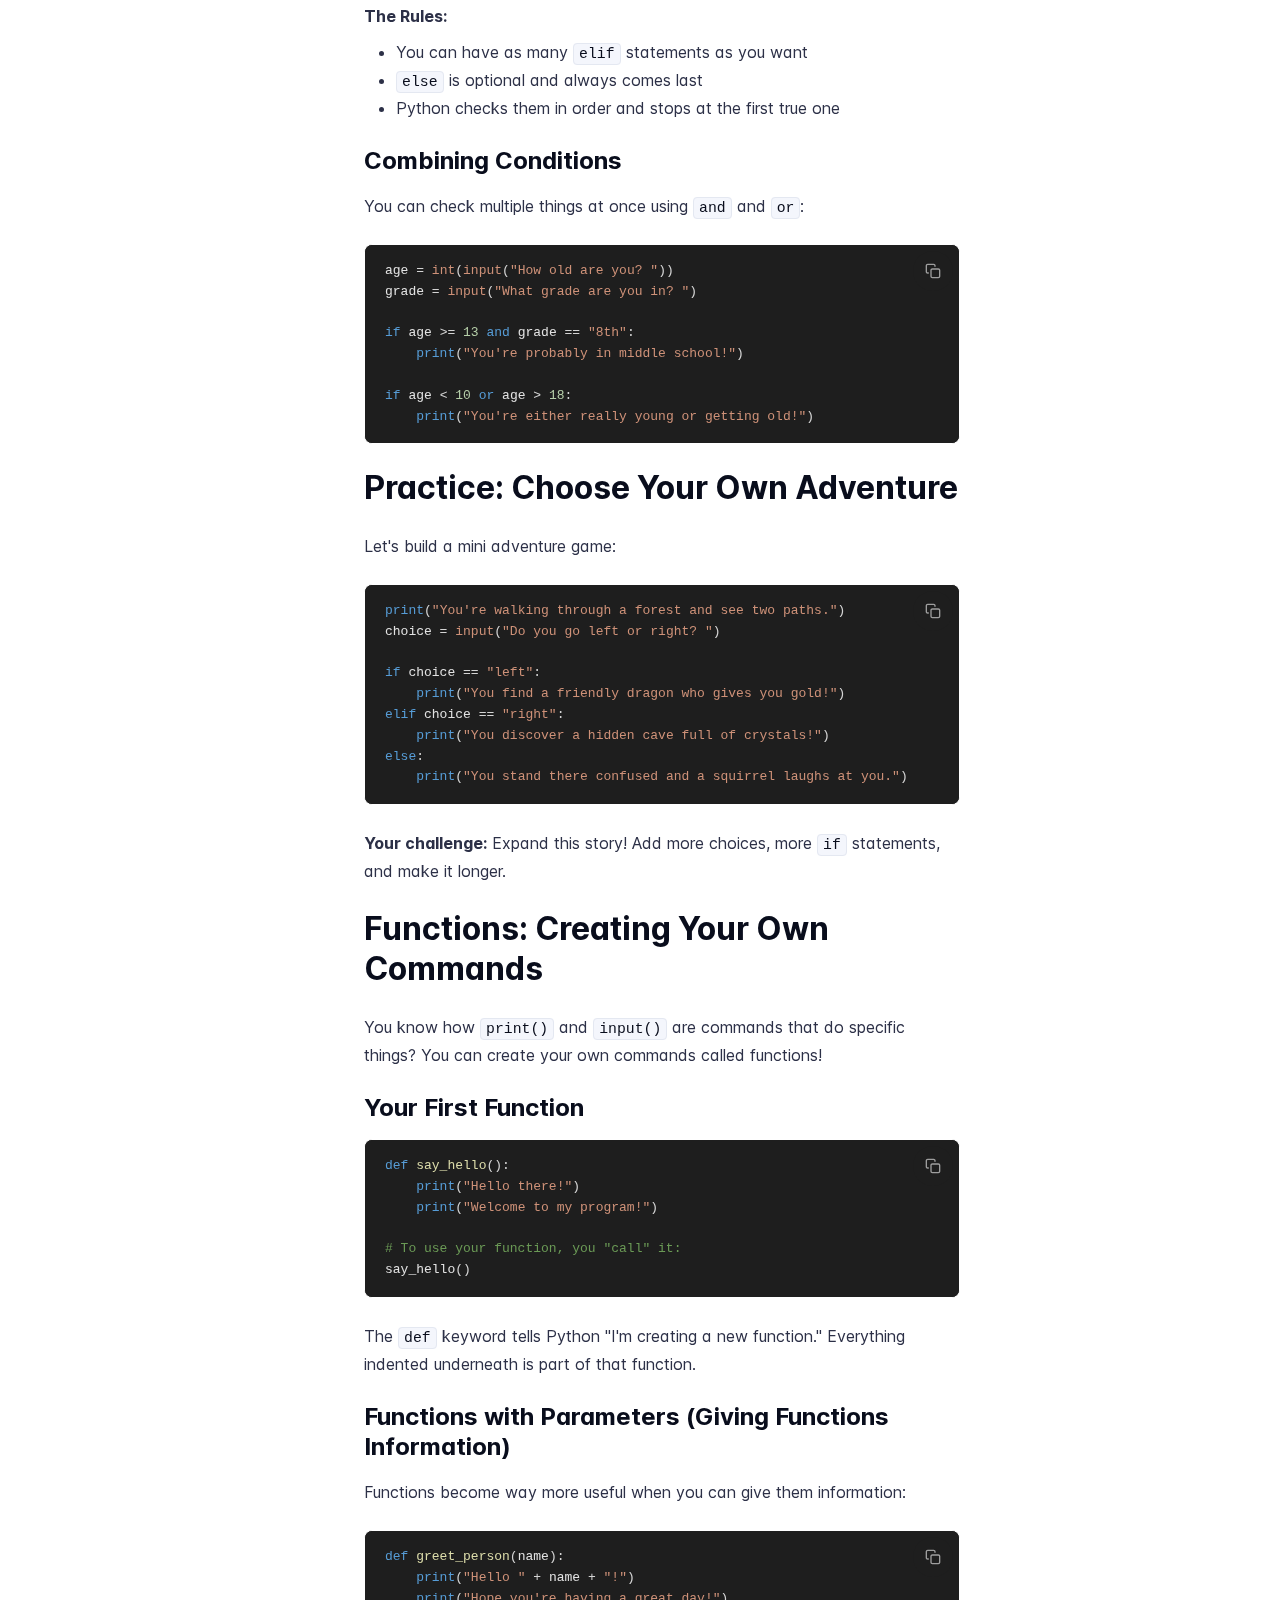
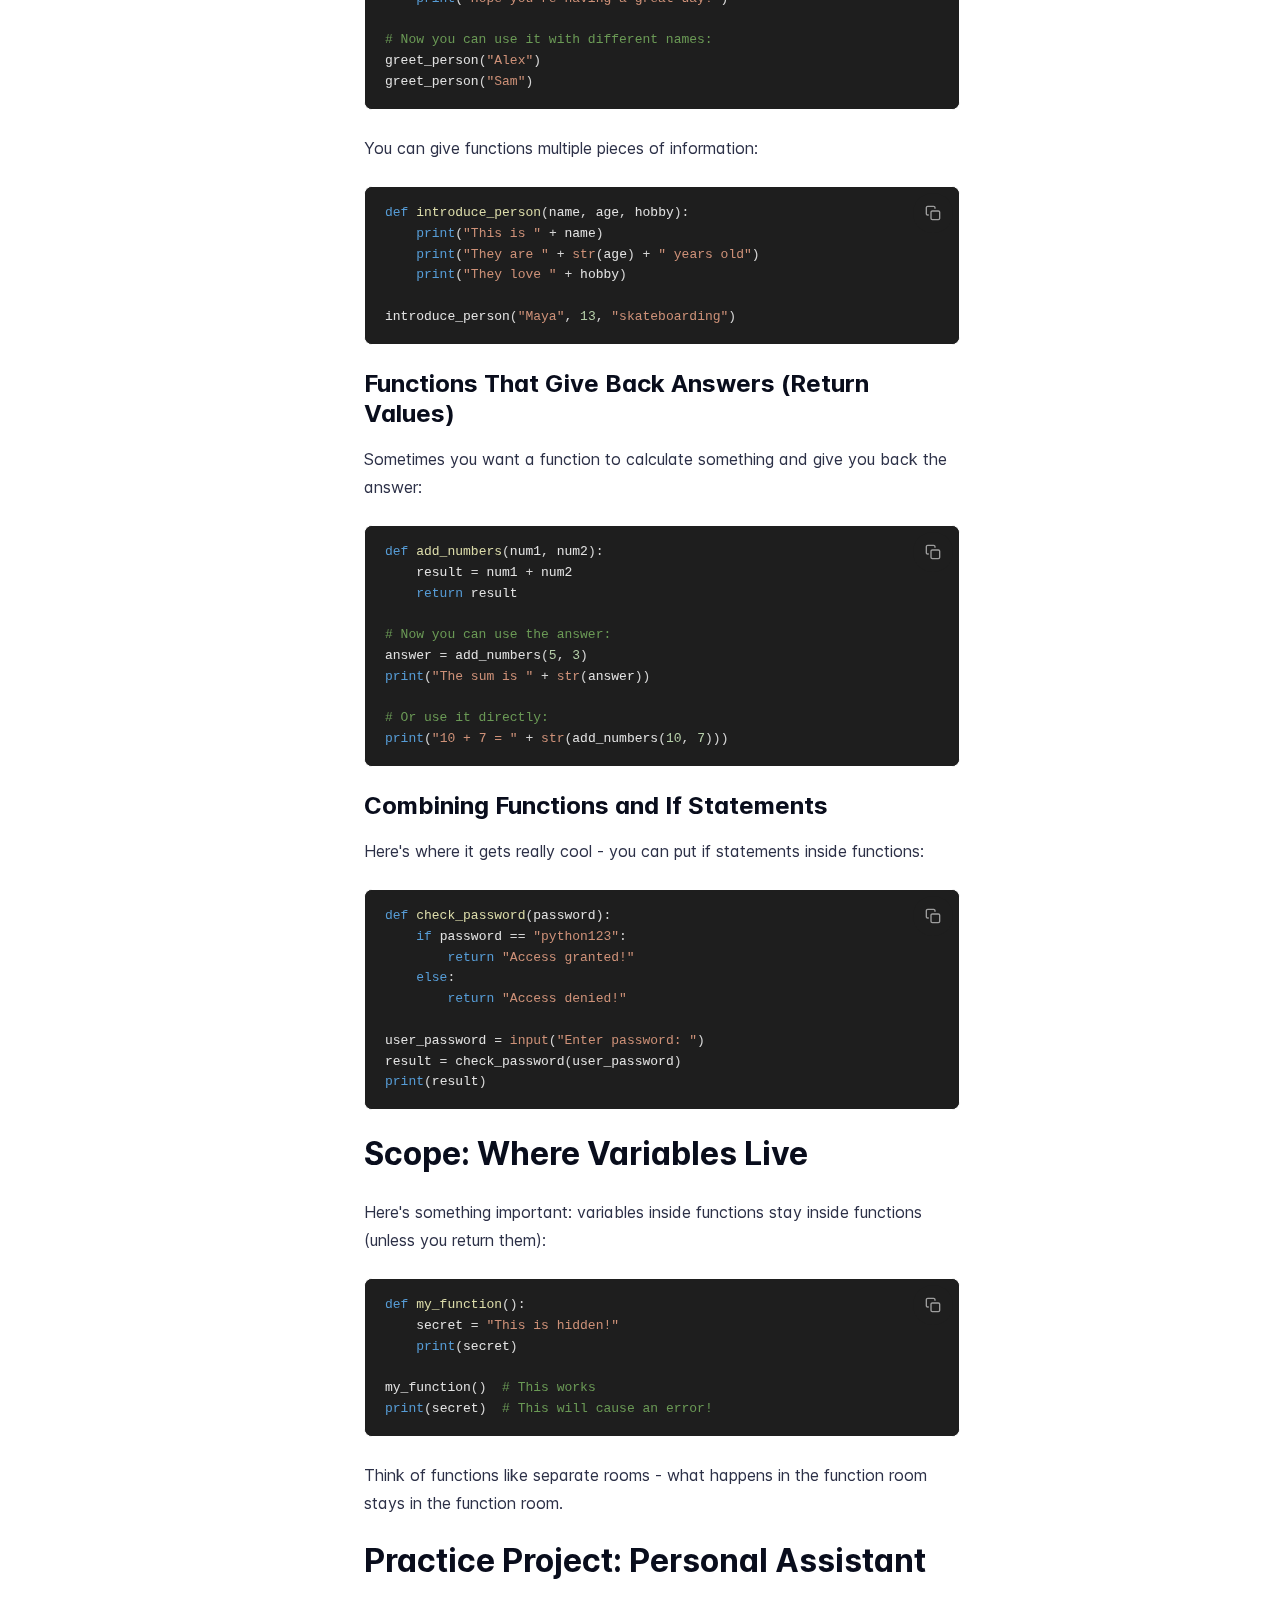
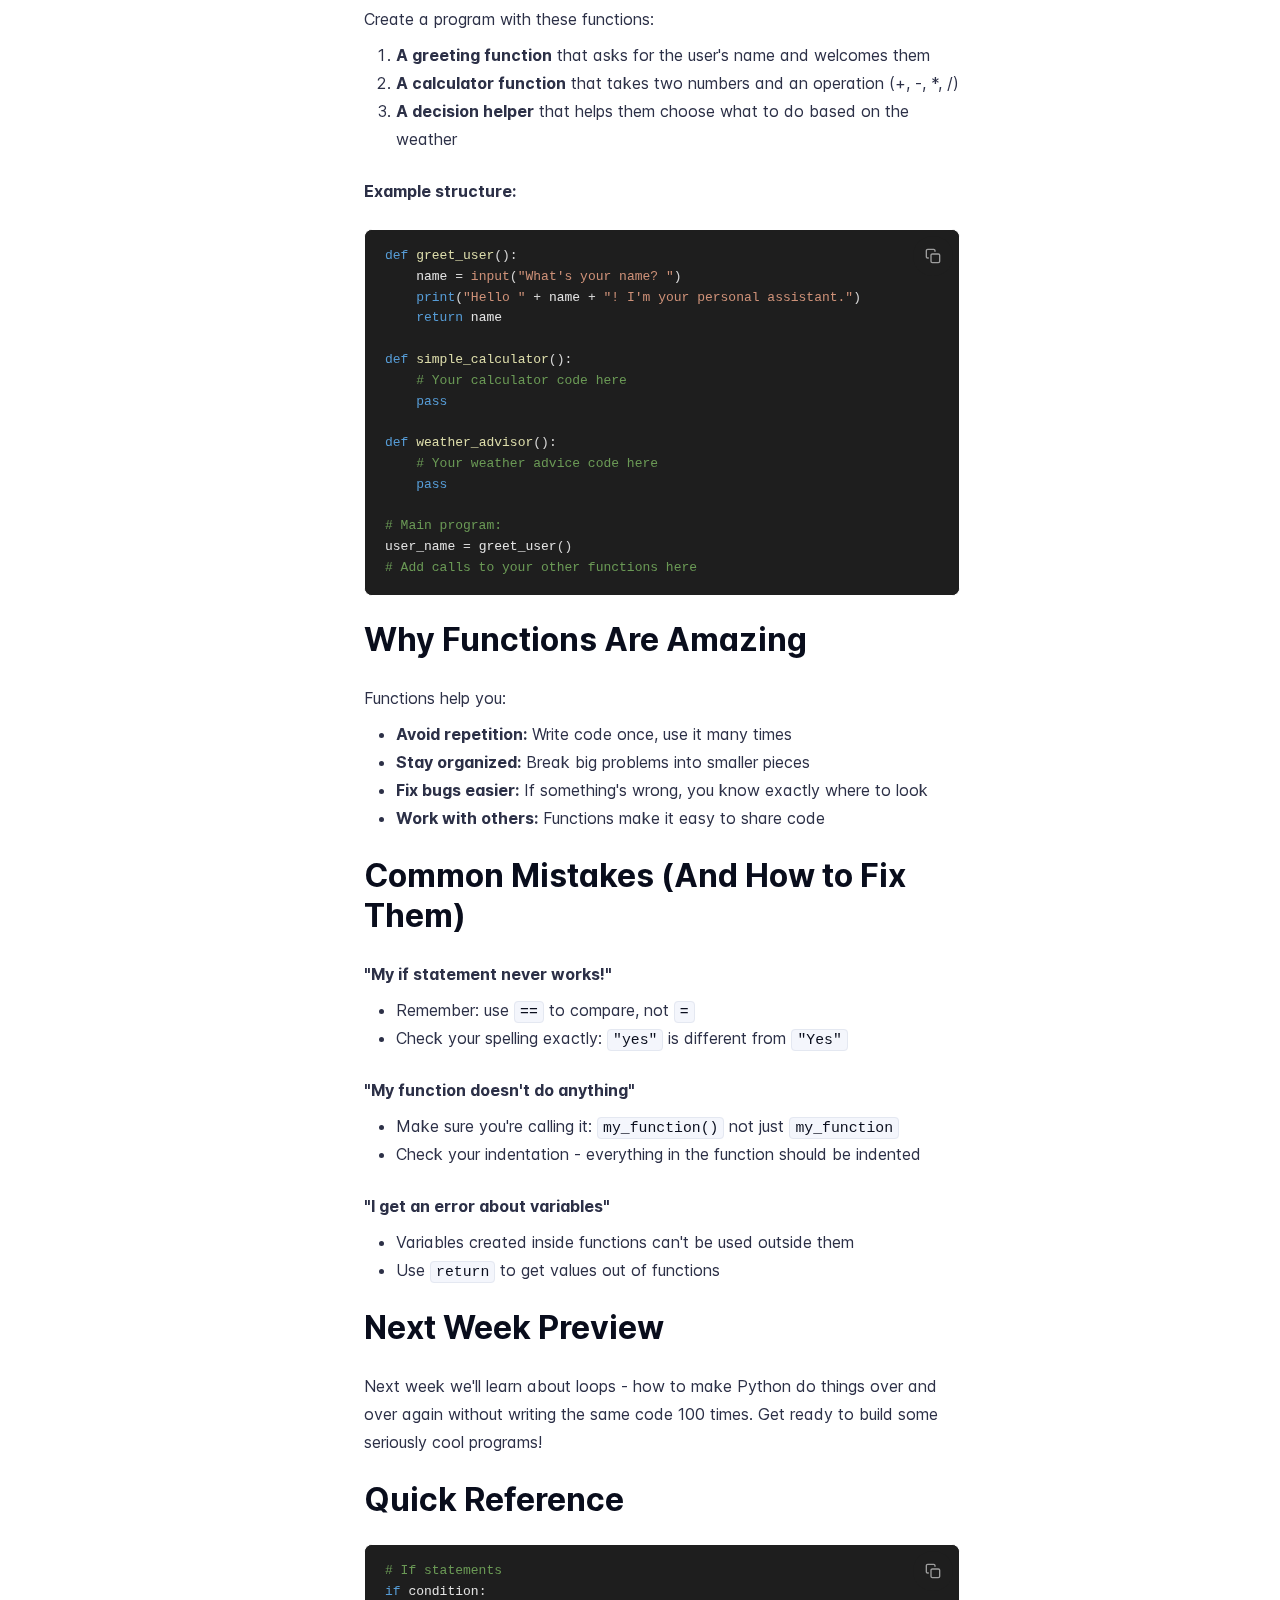
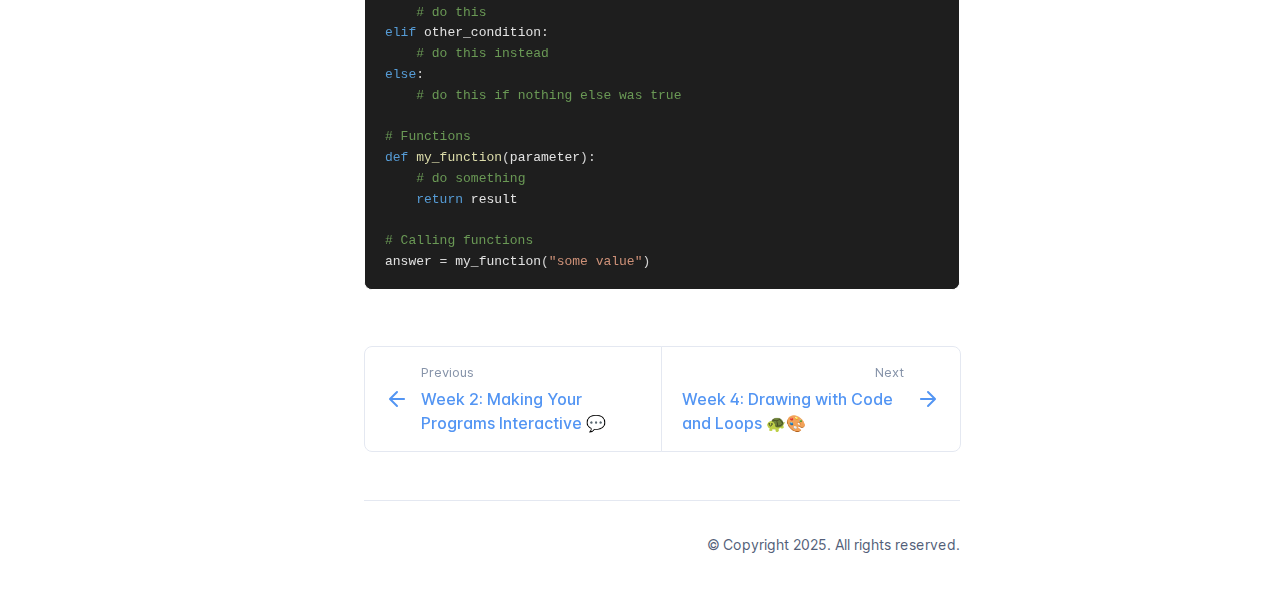
<file: lessons/week3/index.html>
<!DOCTYPE html>
<html lang="en" class="h-full">
<head>
    <meta charset="UTF-8">
    <meta name="viewport" content="width=device-width,initial-scale=1">
    <meta name="turbo-root" content="/STEM4WARD-PythonCurriculum">
    <meta name="turbo-cache-control" content="no-cache" data-turbo-track="reload" data-track-token="3.11.0.806727991833">

    <!-- See retype.com -->
    <meta name="generator" content="Retype 3.11.0">

    <!-- Primary Meta Tags -->
    <title>Week 3: Making Decisions and Building Functions &#127919;</title>
    <meta name="title" content="Week 3: Making Decisions and Building Functions 🎯">
    <meta name="description" content="This week is where programming gets really exciting! You're going to teach your programs how to make decisions and create your own custom commands.">

    <!-- Canonical -->
    <link rel="canonical" href="https://thestem4wardproject.github.io/STEM4WARD-PythonCurriculum/lessons/week3/">

    <!-- Open Graph / Facebook -->
    <meta property="og:type" content="website">
    <meta property="og:url" content="https://thestem4wardproject.github.io/STEM4WARD-PythonCurriculum/lessons/week3/">
    <meta property="og:title" content="Week 3: Making Decisions and Building Functions 🎯">
    <meta property="og:description" content="This week is where programming gets really exciting! You're going to teach your programs how to make decisions and create your own custom commands.">

    <!-- Twitter -->
    <meta property="twitter:card" content="summary_large_image">
    <meta property="twitter:url" content="https://thestem4wardproject.github.io/STEM4WARD-PythonCurriculum/lessons/week3/">
    <meta property="twitter:title" content="Week 3: Making Decisions and Building Functions 🎯">
    <meta property="twitter:description" content="This week is where programming gets really exciting! You're going to teach your programs how to make decisions and create your own custom commands.">

    <script data-cfasync="false">(function(){var cl=document.documentElement.classList,ls=localStorage.getItem("retype_scheme"),hd=cl.contains("dark"),hl=cl.contains("light"),wm=window.matchMedia&&window.matchMedia("(prefers-color-scheme: dark)").matches;if(ls==="dark"||(!ls&&wm&&!hd&&!hl)){cl.remove("light");cl.add("dark")}else if(ls==="light"||(!ls&&!wm&&!hd&&!hl)){cl.remove("dark");cl.add("light")}})();</script>

    <link href="../../resources/css/retype.css?v=3.11.0.806727991833" rel="stylesheet">

    <script data-cfasync="false" src="../../resources/js/config.js?v=3.11.0.806727991833" data-turbo-eval="false" defer></script>
    <script data-cfasync="false" src="../../resources/js/retype.js?v=3.11.0" data-turbo-eval="false" defer></script>
    <script id="lunr-js" data-cfasync="false" src="../../resources/js/lunr.js?v=3.11.0.806727991833" data-turbo-eval="false" defer></script>
    <script id="prism-js" data-cfasync="false" src="../../resources/js/prism.js?v=3.11.0.806727991833" defer></script>
</head>
<body>
    <div id="retype-app" class="relative text-base antialiased text-base-text bg-base-bg font-body">
        <div class="absolute bottom-0 left-0" style="top: 5rem; right: 50%"></div>
    
        <header id="retype-header" class="sticky top-0 z-30 flex w-full h-16 bg-header-bg border-b border-header-border md:h-20">
            <div class="container relative flex items-center justify-between pr-6 grow md:justify-start">
                <!-- Mobile menu button skeleton -->
                <button v-cloak class="skeleton retype-mobile-menu-button flex items-center justify-center shrink-0 overflow-hidden dark:text-white focus:outline-none rounded-full w-10 h-10 ml-3.5 md:hidden"><svg xmlns="http://www.w3.org/2000/svg" class="mb-px shrink-0" width="24" height="24" viewBox="0 0 24 24" role="presentation" style="margin-bottom: 0px;"><g fill="currentColor"><path d="M2 4h20v2H2zM2 11h20v2H2zM2 18h20v2H2z"></path></g></svg></button>
                <div v-cloak id="retype-sidebar-left-toggle-button"></div>
        
                <!-- Logo -->
                <div class="flex items-center justify-between h-full py-2 md:w-75">
                    <div class="flex items-center px-2 md:px-6">
                        <a id="retype-branding-logo" href="../../" class="flex items-center leading-snug text-2xl">
                            <span class="dark:text-white font-bold line-clamp-1 md:line-clamp-2">STEM4WARD</span>
                        </a><span id="retype-branding-label" class="inline-flex mt-1 px-2 py-1 ml-4 text-xs font-medium leading-none items-center rounded-md bg-branding-label-bg text-branding-label-text ring-1 ring-branding-label-border ring-inset md:inline-block">Docs</span>
                    </div>
        
                    <span class="hidden h-8 border-r md:inline-block border-base-border"></span>
                </div>
        
                <div class="flex justify-between md:grow">
                    <!-- Top Nav -->
                    <nav id="retype-header-nav" class="hidden md:flex">
                        <ul class="flex flex-col mb-4 md:pl-16 md:mb-0 md:flex-row md:items-center">
                            
                        </ul>
                    </nav>
        
                    <!-- Header Right Skeleton -->
                    <div v-cloak class="flex justify-end grow skeleton">
        
                        <!-- Search input mock -->
                        <div class="relative hidden w-40 lg:block lg:max-w-sm lg:ml-auto">
                            <div class="absolute flex items-center justify-center h-full pl-3 dark:text-dark-300">
                                <svg xmlns="http://www.w3.org/2000/svg" class="icon-base" width="16" height="16" viewBox="0 0 24 24" aria-labelledby="icon" role="presentation" style="margin-bottom: 1px;"><g fill="currentColor" ><path d="M21.71 20.29l-3.68-3.68A8.963 8.963 0 0020 11c0-4.96-4.04-9-9-9s-9 4.04-9 9 4.04 9 9 9c2.12 0 4.07-.74 5.61-1.97l3.68 3.68c.2.19.45.29.71.29s.51-.1.71-.29c.39-.39.39-1.03 0-1.42zM4 11c0-3.86 3.14-7 7-7s7 3.14 7 7c0 1.92-.78 3.66-2.04 4.93-.01.01-.02.01-.02.01-.01.01-.01.01-.01.02A6.98 6.98 0 0111 18c-3.86 0-7-3.14-7-7z" ></path></g></svg>
                            </div>
                            <input class="w-full h-10 placeholder-search-placeholder transition-colors duration-200 ease-in bg-search-bg border border-transparent rounded md:text-sm hover:border-search-border-hover focus:outline-none focus:border-search-border-focus" style="padding: 0.625rem 0.75rem 0.625rem 2rem" type="text" placeholder="Search">
                        </div>
        
                        <!-- Mobile search button -->
                        <div class="flex items-center justify-center w-10 h-10 lg:hidden">
                            <svg xmlns="http://www.w3.org/2000/svg" class="shrink-0 icon-base" width="20" height="20" viewBox="0 0 24 24" aria-labelledby="icon" role="presentation" style="margin-bottom: 0px;"><g fill="currentColor" ><path d="M21.71 20.29l-3.68-3.68A8.963 8.963 0 0020 11c0-4.96-4.04-9-9-9s-9 4.04-9 9 4.04 9 9 9c2.12 0 4.07-.74 5.61-1.97l3.68 3.68c.2.19.45.29.71.29s.51-.1.71-.29c.39-.39.39-1.03 0-1.42zM4 11c0-3.86 3.14-7 7-7s7 3.14 7 7c0 1.92-.78 3.66-2.04 4.93-.01.01-.02.01-.02.01-.01.01-.01.01-.01.02A6.98 6.98 0 0111 18c-3.86 0-7-3.14-7-7z" ></path></g></svg>
                        </div>
        
                        <!-- Dark mode switch placeholder -->
                        <div class="w-10 h-10 lg:ml-2"></div>
        
                        <!-- History button -->
                        <div class="flex items-center justify-center w-10 h-10" style="margin-right: -0.625rem;">
                            <svg xmlns="http://www.w3.org/2000/svg" class="shrink-0 icon-base" width="22" height="22" viewBox="0 0 24 24" aria-labelledby="icon" role="presentation" style="margin-bottom: 0px;"><g fill="currentColor" ><g ><path d="M12.01 6.01c-.55 0-1 .45-1 1V12a1 1 0 00.4.8l3 2.22a.985.985 0 001.39-.2.996.996 0 00-.21-1.4l-2.6-1.92V7.01c.02-.55-.43-1-.98-1z"></path><path d="M12.01 1.91c-5.33 0-9.69 4.16-10.05 9.4l-.29-.26a.997.997 0 10-1.34 1.48l1.97 1.79c.19.17.43.26.67.26s.48-.09.67-.26l1.97-1.79a.997.997 0 10-1.34-1.48l-.31.28c.34-4.14 3.82-7.41 8.05-7.41 4.46 0 8.08 3.63 8.08 8.09s-3.63 8.08-8.08 8.08c-2.18 0-4.22-.85-5.75-2.4a.996.996 0 10-1.42 1.4 10.02 10.02 0 007.17 2.99c5.56 0 10.08-4.52 10.08-10.08.01-5.56-4.52-10.09-10.08-10.09z"></path></g></g></svg>
                        </div>
                    </div>
        
                    <div v-cloak class="flex justify-end grow">
                        <div id="retype-mobile-search-button"></div>
                        <doc-search-desktop></doc-search-desktop>
        
                        <doc-theme-switch class="lg:ml-2"></doc-theme-switch>
                        <doc-history></doc-history>
                    </div>
                </div>
            </div>
        </header>
    
    
        <div id="retype-container" class="container relative flex bg-white">
            <!-- Sidebar Skeleton -->
            <div v-cloak class="fixed flex flex-col shrink-0 duration-300 ease-in-out bg-sidebar-left-bg border-sidebar-left-border sidebar top-20 w-75 border-r h-screen md:sticky transition-transform skeleton">
            
                <div class="flex items-center h-16 px-6">
                    <input class="w-full h-8 px-3 py-2 transition-colors duration-200 ease-linear bg-filter-bg border border-filter-border rounded shadow-none text-sm focus:outline-none focus:border-filter-border-focus" type="text" placeholder="Filter">
                </div>
            
                <div class="pl-6 mt-1 mb-4">
                    <div class="w-32 h-3 mb-4 bg-skeleton-bg rounded-full loading"></div>
                    <div class="w-48 h-3 mb-4 bg-skeleton-bg rounded-full loading"></div>
                    <div class="w-40 h-3 mb-4 bg-skeleton-bg rounded-full loading"></div>
                    <div class="w-32 h-3 mb-4 bg-skeleton-bg rounded-full loading"></div>
                    <div class="w-48 h-3 mb-4 bg-skeleton-bg rounded-full loading"></div>
                    <div class="w-40 h-3 mb-4 bg-skeleton-bg rounded-full loading"></div>
                </div>
            
                <div class="shrink-0 mt-auto bg-transparent dark:border-base-border">
                    <a class="flex items-center justify-center flex-nowrap h-16 text-gray-350 dark:text-dark-400 hover:text-gray-600 dark:hover:text-dark-300 transition-colors duration-150 ease-in docs-powered-by" target="_blank" href="https://retype.com/" rel="noopener">
                        <span class="text-xs whitespace-nowrap">Powered by</span>
                        <svg xmlns="http://www.w3.org/2000/svg" class="ml-2" fill="currentColor" width="96" height="20" overflow="visible"><path d="M0 0v20h13.59V0H0zm11.15 17.54H2.44V2.46h8.71v15.08zM15.8 20h2.44V4.67L15.8 2.22zM20.45 6.89V20h2.44V9.34z"/><g><path d="M40.16 8.44c0 1.49-.59 2.45-1.75 2.88l2.34 3.32h-2.53l-2.04-2.96h-1.43v2.96h-2.06V5.36h3.5c1.43 0 2.46.24 3.07.73s.9 1.27.9 2.35zm-2.48 1.1c.26-.23.38-.59.38-1.09 0-.5-.13-.84-.4-1.03s-.73-.28-1.39-.28h-1.54v2.75h1.5c.72 0 1.2-.12 1.45-.35zM51.56 5.36V7.2h-4.59v1.91h4.13v1.76h-4.13v1.92h4.74v1.83h-6.79V5.36h6.64zM60.09 7.15v7.48h-2.06V7.15h-2.61V5.36h7.28v1.79h-2.61zM70.81 14.64h-2.06v-3.66l-3.19-5.61h2.23l1.99 3.45 1.99-3.45H74l-3.19 5.61v3.66zM83.99 6.19c.65.55.97 1.4.97 2.55s-.33 1.98-1 2.51-1.68.8-3.04.8h-1.23v2.59h-2.06V5.36h3.26c1.42 0 2.45.28 3.1.83zm-1.51 3.65c.25-.28.37-.69.37-1.22s-.16-.92-.48-1.14c-.32-.23-.82-.34-1.5-.34H79.7v3.12h1.38c.68 0 1.15-.14 1.4-.42zM95.85 5.36V7.2h-4.59v1.91h4.13v1.76h-4.13v1.92H96v1.83h-6.79V5.36h6.64z"/></g></svg>
                    </a>
                </div>
            </div>
            
            <!-- Sidebar component -->
            <doc-sidebar v-cloak>
                <template #sidebar-footer>
                    <div class="shrink-0 mt-auto border-t md:bg-transparent md:border-none dark:border-base-border">
            
                        <a class="flex items-center justify-center flex-nowrap h-16 text-gray-350 dark:text-dark-400 hover:text-gray-600 dark:hover:text-dark-300 transition-colors duration-150 ease-in docs-powered-by" target="_blank" href="https://retype.com/" rel="noopener">
                            <span class="text-xs whitespace-nowrap">Powered by</span>
                            <svg xmlns="http://www.w3.org/2000/svg" class="ml-2" fill="currentColor" width="96" height="20" overflow="visible"><path d="M0 0v20h13.59V0H0zm11.15 17.54H2.44V2.46h8.71v15.08zM15.8 20h2.44V4.67L15.8 2.22zM20.45 6.89V20h2.44V9.34z"/><g><path d="M40.16 8.44c0 1.49-.59 2.45-1.75 2.88l2.34 3.32h-2.53l-2.04-2.96h-1.43v2.96h-2.06V5.36h3.5c1.43 0 2.46.24 3.07.73s.9 1.27.9 2.35zm-2.48 1.1c.26-.23.38-.59.38-1.09 0-.5-.13-.84-.4-1.03s-.73-.28-1.39-.28h-1.54v2.75h1.5c.72 0 1.2-.12 1.45-.35zM51.56 5.36V7.2h-4.59v1.91h4.13v1.76h-4.13v1.92h4.74v1.83h-6.79V5.36h6.64zM60.09 7.15v7.48h-2.06V7.15h-2.61V5.36h7.28v1.79h-2.61zM70.81 14.64h-2.06v-3.66l-3.19-5.61h2.23l1.99 3.45 1.99-3.45H74l-3.19 5.61v3.66zM83.99 6.19c.65.55.97 1.4.97 2.55s-.33 1.98-1 2.51-1.68.8-3.04.8h-1.23v2.59h-2.06V5.36h3.26c1.42 0 2.45.28 3.1.83zm-1.51 3.65c.25-.28.37-.69.37-1.22s-.16-.92-.48-1.14c-.32-.23-.82-.34-1.5-.34H79.7v3.12h1.38c.68 0 1.15-.14 1.4-.42zM95.85 5.36V7.2h-4.59v1.91h4.13v1.76h-4.13v1.92H96v1.83h-6.79V5.36h6.64z"/></g></svg>
                        </a>
                    </div>
                </template>
            </doc-sidebar>
    
            <div class="grow min-w-0 bg-body-bg">
                <!-- Render "toolbar" template here on api pages --><!-- Render page content -->
                <div class="flex">
                    <div id="retype-main" class="min-w-0 p-4 grow md:px-16">
                        <main class="relative pb-12 lg:pt-2">
                            <div class="retype-markdown" id="retype-content">
                                <!-- Rendered if sidebar right is enabled -->
                                <div id="retype-sidebar-right-toggle"></div>
                                <!-- Page content  -->
<doc-anchor-target id="week-3-making-decisions-and-building-functions-" class="break-words">
    <h1>
        <doc-anchor-trigger class="header-anchor-trigger" to="#week-3-making-decisions-and-building-functions-">#</doc-anchor-trigger>
        <span>Week 3: Making Decisions and Building Functions <span class="docs-emoji">&#x1F3AF;</span></span>
    </h1>
</doc-anchor-target>
<p>This week is where programming gets really exciting! You&#x27;re going to teach your programs how to make decisions and create your own custom commands.</p>
<doc-anchor-target id="teaching-python-to-make-decisions">
    <h2>
        <doc-anchor-trigger class="header-anchor-trigger" to="#teaching-python-to-make-decisions">#</doc-anchor-trigger>
        <span>Teaching Python to Make Decisions</span>
    </h2>
</doc-anchor-target>
<p>Right now, your programs do the same thing every time. But what if you want Python to do different things based on what the user says? That&#x27;s where <code v-pre>if</code> statements come in!</p>
<doc-anchor-target id="your-first-if-statement">
    <h3>
        <doc-anchor-trigger class="header-anchor-trigger" to="#your-first-if-statement">#</doc-anchor-trigger>
        <span>Your First If Statement</span>
    </h3>
</doc-anchor-target>
<div class="codeblock-wrapper"><doc-codeblock>
<pre translate="no" class="language-python"><code v-pre class="language-python">age = int(input(&quot;How old are you? &quot;))

if age &gt;= 13:
    print(&quot;You're a teenager!&quot;)</code></pre>
</doc-codeblock></div>
<p>The <code v-pre>if</code> statement checks if something is true. If it is, Python runs the code underneath (notice how it&#x27;s indented!). If not, Python skips it.</p>
<doc-anchor-target id="comparison-operators-how-python-compares-things">
    <h3>
        <doc-anchor-trigger class="header-anchor-trigger" to="#comparison-operators-how-python-compares-things">#</doc-anchor-trigger>
        <span>Comparison Operators (How Python Compares Things)</span>
    </h3>
</doc-anchor-target>
<p>Python uses special symbols to compare values:</p>
<ul>
<li><code v-pre>==</code> means &quot;exactly equal to&quot; (not just one <code v-pre>=</code>!)</li>
<li><code v-pre>!=</code> means &quot;not equal to&quot;</li>
<li><code v-pre>&gt;</code> means &quot;greater than&quot;</li>
<li><code v-pre>&lt;</code> means &quot;less than&quot;</li>
<li><code v-pre>&gt;=</code> means &quot;greater than or equal to&quot;</li>
<li><code v-pre>&lt;=</code> means &quot;less than or equal to&quot;</li>
</ul>
<p><strong>Try this:</strong></p>
<div class="codeblock-wrapper"><doc-codeblock>
<pre translate="no" class="language-python"><code v-pre class="language-python">favorite_number = int(input(&quot;What's your favorite number? &quot;))

if favorite_number == 7:
    print(&quot;Seven is my favorite too!&quot;)</code></pre>
</doc-codeblock></div>
<doc-anchor-target id="adding-more-choices-with-elif-and-else">
    <h3>
        <doc-anchor-trigger class="header-anchor-trigger" to="#adding-more-choices-with-elif-and-else">#</doc-anchor-trigger>
        <span>Adding More Choices with elif and else</span>
    </h3>
</doc-anchor-target>
<p>What if you want multiple options? Use <code v-pre>elif</code> (which means &quot;else if&quot;) and <code v-pre>else</code>:</p>
<div class="codeblock-wrapper"><doc-codeblock>
<pre translate="no" class="language-python"><code v-pre class="language-python">weather = input(&quot;What's the weather like? &quot;)

if weather == &quot;sunny&quot;:
    print(&quot;Perfect day for the park!&quot;)
elif weather == &quot;rainy&quot;:
    print(&quot;Good day to stay inside and code!&quot;)
else:
    print(&quot;Sounds like an interesting day!&quot;)</code></pre>
</doc-codeblock></div>
<p><strong>The Rules:</strong></p>
<ul>
<li>You can have as many <code v-pre>elif</code> statements as you want</li>
<li><code v-pre>else</code> is optional and always comes last</li>
<li>Python checks them in order and stops at the first true one</li>
</ul>
<doc-anchor-target id="combining-conditions">
    <h3>
        <doc-anchor-trigger class="header-anchor-trigger" to="#combining-conditions">#</doc-anchor-trigger>
        <span>Combining Conditions</span>
    </h3>
</doc-anchor-target>
<p>You can check multiple things at once using <code v-pre>and</code> and <code v-pre>or</code>:</p>
<div class="codeblock-wrapper"><doc-codeblock>
<pre translate="no" class="language-python"><code v-pre class="language-python">age = int(input(&quot;How old are you? &quot;))
grade = input(&quot;What grade are you in? &quot;)

if age &gt;= 13 and grade == &quot;8th&quot;:
    print(&quot;You're probably in middle school!&quot;)

if age &lt; 10 or age &gt; 18:
    print(&quot;You're either really young or getting old!&quot;)</code></pre>
</doc-codeblock></div>
<doc-anchor-target id="practice-choose-your-own-adventure">
    <h2>
        <doc-anchor-trigger class="header-anchor-trigger" to="#practice-choose-your-own-adventure">#</doc-anchor-trigger>
        <span>Practice: Choose Your Own Adventure</span>
    </h2>
</doc-anchor-target>
<p>Let&#x27;s build a mini adventure game:</p>
<div class="codeblock-wrapper"><doc-codeblock>
<pre translate="no" class="language-python"><code v-pre class="language-python">print(&quot;You're walking through a forest and see two paths.&quot;)
choice = input(&quot;Do you go left or right? &quot;)

if choice == &quot;left&quot;:
    print(&quot;You find a friendly dragon who gives you gold!&quot;)
elif choice == &quot;right&quot;:
    print(&quot;You discover a hidden cave full of crystals!&quot;)
else:
    print(&quot;You stand there confused and a squirrel laughs at you.&quot;)</code></pre>
</doc-codeblock></div>
<p><strong>Your challenge:</strong> Expand this story! Add more choices, more <code v-pre>if</code> statements, and make it longer.</p>
<doc-anchor-target id="functions-creating-your-own-commands">
    <h2>
        <doc-anchor-trigger class="header-anchor-trigger" to="#functions-creating-your-own-commands">#</doc-anchor-trigger>
        <span>Functions: Creating Your Own Commands</span>
    </h2>
</doc-anchor-target>
<p>You know how <code v-pre>print()</code> and <code v-pre>input()</code> are commands that do specific things? You can create your own commands called functions!</p>
<doc-anchor-target id="your-first-function">
    <h3>
        <doc-anchor-trigger class="header-anchor-trigger" to="#your-first-function">#</doc-anchor-trigger>
        <span>Your First Function</span>
    </h3>
</doc-anchor-target>
<div class="codeblock-wrapper"><doc-codeblock>
<pre translate="no" class="language-python"><code v-pre class="language-python">def say_hello():
    print(&quot;Hello there!&quot;)
    print(&quot;Welcome to my program!&quot;)

# To use your function, you &quot;call&quot; it:
say_hello()</code></pre>
</doc-codeblock></div>
<p>The <code v-pre>def</code> keyword tells Python &quot;I&#x27;m creating a new function.&quot; Everything indented underneath is part of that function.</p>
<doc-anchor-target id="functions-with-parameters-giving-functions-information">
    <h3>
        <doc-anchor-trigger class="header-anchor-trigger" to="#functions-with-parameters-giving-functions-information">#</doc-anchor-trigger>
        <span>Functions with Parameters (Giving Functions Information)</span>
    </h3>
</doc-anchor-target>
<p>Functions become way more useful when you can give them information:</p>
<div class="codeblock-wrapper"><doc-codeblock>
<pre translate="no" class="language-python"><code v-pre class="language-python">def greet_person(name):
    print(&quot;Hello &quot; + name + &quot;!&quot;)
    print(&quot;Hope you're having a great day!&quot;)

# Now you can use it with different names:
greet_person(&quot;Alex&quot;)
greet_person(&quot;Sam&quot;)</code></pre>
</doc-codeblock></div>
<p>You can give functions multiple pieces of information:</p>
<div class="codeblock-wrapper"><doc-codeblock>
<pre translate="no" class="language-python"><code v-pre class="language-python">def introduce_person(name, age, hobby):
    print(&quot;This is &quot; + name)
    print(&quot;They are &quot; + str(age) + &quot; years old&quot;)
    print(&quot;They love &quot; + hobby)

introduce_person(&quot;Maya&quot;, 13, &quot;skateboarding&quot;)</code></pre>
</doc-codeblock></div>
<doc-anchor-target id="functions-that-give-back-answers-return-values">
    <h3>
        <doc-anchor-trigger class="header-anchor-trigger" to="#functions-that-give-back-answers-return-values">#</doc-anchor-trigger>
        <span>Functions That Give Back Answers (Return Values)</span>
    </h3>
</doc-anchor-target>
<p>Sometimes you want a function to calculate something and give you back the answer:</p>
<div class="codeblock-wrapper"><doc-codeblock>
<pre translate="no" class="language-python"><code v-pre class="language-python">def add_numbers(num1, num2):
    result = num1 + num2
    return result

# Now you can use the answer:
answer = add_numbers(5, 3)
print(&quot;The sum is &quot; + str(answer))

# Or use it directly:
print(&quot;10 + 7 = &quot; + str(add_numbers(10, 7)))</code></pre>
</doc-codeblock></div>
<doc-anchor-target id="combining-functions-and-if-statements">
    <h3>
        <doc-anchor-trigger class="header-anchor-trigger" to="#combining-functions-and-if-statements">#</doc-anchor-trigger>
        <span>Combining Functions and If Statements</span>
    </h3>
</doc-anchor-target>
<p>Here&#x27;s where it gets really cool - you can put if statements inside functions:</p>
<div class="codeblock-wrapper"><doc-codeblock>
<pre translate="no" class="language-python"><code v-pre class="language-python">def check_password(password):
    if password == &quot;python123&quot;:
        return &quot;Access granted!&quot;
    else:
        return &quot;Access denied!&quot;

user_password = input(&quot;Enter password: &quot;)
result = check_password(user_password)
print(result)</code></pre>
</doc-codeblock></div>
<doc-anchor-target id="scope-where-variables-live">
    <h2>
        <doc-anchor-trigger class="header-anchor-trigger" to="#scope-where-variables-live">#</doc-anchor-trigger>
        <span>Scope: Where Variables Live</span>
    </h2>
</doc-anchor-target>
<p>Here&#x27;s something important: variables inside functions stay inside functions (unless you return them):</p>
<div class="codeblock-wrapper"><doc-codeblock>
<pre translate="no" class="language-python"><code v-pre class="language-python">def my_function():
    secret = &quot;This is hidden!&quot;
    print(secret)

my_function()  # This works
print(secret)  # This will cause an error!</code></pre>
</doc-codeblock></div>
<p>Think of functions like separate rooms - what happens in the function room stays in the function room.</p>
<doc-anchor-target id="practice-project-personal-assistant">
    <h2>
        <doc-anchor-trigger class="header-anchor-trigger" to="#practice-project-personal-assistant">#</doc-anchor-trigger>
        <span>Practice Project: Personal Assistant</span>
    </h2>
</doc-anchor-target>
<p>Create a program with these functions:</p>
<ol>
<li><strong>A greeting function</strong> that asks for the user&#x27;s name and welcomes them</li>
<li><strong>A calculator function</strong> that takes two numbers and an operation (+, -, *, /)</li>
<li><strong>A decision helper</strong> that helps them choose what to do based on the weather</li>
</ol>
<p><strong>Example structure:</strong></p>
<div class="codeblock-wrapper"><doc-codeblock>
<pre translate="no" class="language-python"><code v-pre class="language-python">def greet_user():
    name = input(&quot;What's your name? &quot;)
    print(&quot;Hello &quot; + name + &quot;! I'm your personal assistant.&quot;)
    return name

def simple_calculator():
    # Your calculator code here
    pass

def weather_advisor():
    # Your weather advice code here
    pass

# Main program:
user_name = greet_user()
# Add calls to your other functions here</code></pre>
</doc-codeblock></div>
<doc-anchor-target id="why-functions-are-amazing">
    <h2>
        <doc-anchor-trigger class="header-anchor-trigger" to="#why-functions-are-amazing">#</doc-anchor-trigger>
        <span>Why Functions Are Amazing</span>
    </h2>
</doc-anchor-target>
<p>Functions help you:</p>
<ul>
<li><strong>Avoid repetition:</strong> Write code once, use it many times</li>
<li><strong>Stay organized:</strong> Break big problems into smaller pieces</li>
<li><strong>Fix bugs easier:</strong> If something&#x27;s wrong, you know exactly where to look</li>
<li><strong>Work with others:</strong> Functions make it easy to share code</li>
</ul>
<doc-anchor-target id="common-mistakes-and-how-to-fix-them">
    <h2>
        <doc-anchor-trigger class="header-anchor-trigger" to="#common-mistakes-and-how-to-fix-them">#</doc-anchor-trigger>
        <span>Common Mistakes (And How to Fix Them)</span>
    </h2>
</doc-anchor-target>
<p><strong>&quot;My if statement never works!&quot;</strong></p>
<ul>
<li>Remember: use <code v-pre>==</code> to compare, not <code v-pre>=</code></li>
<li>Check your spelling exactly: <code v-pre>&quot;yes&quot;</code> is different from <code v-pre>&quot;Yes&quot;</code></li>
</ul>
<p><strong>&quot;My function doesn&#x27;t do anything&quot;</strong></p>
<ul>
<li>Make sure you&#x27;re calling it: <code v-pre>my_function()</code> not just <code v-pre>my_function</code></li>
<li>Check your indentation - everything in the function should be indented</li>
</ul>
<p><strong>&quot;I get an error about variables&quot;</strong></p>
<ul>
<li>Variables created inside functions can&#x27;t be used outside them</li>
<li>Use <code v-pre>return</code> to get values out of functions</li>
</ul>
<doc-anchor-target id="next-week-preview">
    <h2>
        <doc-anchor-trigger class="header-anchor-trigger" to="#next-week-preview">#</doc-anchor-trigger>
        <span>Next Week Preview</span>
    </h2>
</doc-anchor-target>
<p>Next week we&#x27;ll learn about loops - how to make Python do things over and over again without writing the same code 100 times. Get ready to build some seriously cool programs!</p>
<doc-anchor-target id="quick-reference">
    <h2>
        <doc-anchor-trigger class="header-anchor-trigger" to="#quick-reference">#</doc-anchor-trigger>
        <span>Quick Reference</span>
    </h2>
</doc-anchor-target>
<div class="codeblock-wrapper"><doc-codeblock>
<pre translate="no" class="language-python"><code v-pre class="language-python"># If statements
if condition:
    # do this
elif other_condition:
    # do this instead
else:
    # do this if nothing else was true

# Functions
def my_function(parameter):
    # do something
    return result

# Calling functions
answer = my_function(&quot;some value&quot;)</code></pre>
</doc-codeblock></div>

                                
                                <!-- Required only on API pages -->
                                <doc-toolbar-member-filter-no-results></doc-toolbar-member-filter-no-results>
                            </div>
                            <footer id="retype-content-footer" class="clear-both">
                            
                                <nav id="retype-nextprev" class="print:hidden flex mt-14">
                                    <div class="w-1/2">
                                        <a class="px-5 py-4 h-full flex items-center break-normal font-medium text-body-link border border-base-border hover:border-base-border-hover rounded-l-lg transition-colors duration-150 relative hover:z-5" href="../../lessons/week2/">
                                            <svg xmlns="http://www.w3.org/2000/svg" class="mr-3" width="24" height="24" viewBox="0 0 24 24" fill="currentColor" overflow="visible"><path d="M19 11H7.41l5.29-5.29a.996.996 0 10-1.41-1.41l-7 7a1 1 0 000 1.42l7 7a1.024 1.024 0 001.42-.01.996.996 0 000-1.41L7.41 13H19c.55 0 1-.45 1-1s-.45-1-1-1z" /><path fill="none" d="M0 0h24v24H0z" /></svg>
                                            <span>
                                                <span class="block text-xs font-normal text-base-text-muted">Previous</span>
                                                <span class="block mt-1">Week 2: Making Your Programs Interactive 💬</span>
                                            </span>
                                        </a>
                                    </div>
                            
                                    <div class="w-1/2">
                                        <a class="px-5 py-4 -mx-px h-full flex items-center justify-end break-normal font-medium text-body-link border border-base-border hover:border-base-border-hover rounded-r-lg transition-colors duration-150 relative hover:z-5" href="../../lessons/week4/">
                                            <span>
                                                <span class="block text-xs font-normal text-right text-base-text-muted">Next</span>
                                                <span class="block mt-1">Week 4: Drawing with Code and Loops 🐢🎨</span>
                                            </span>
                                            <svg xmlns="http://www.w3.org/2000/svg" class="ml-3" width="24" height="24" viewBox="0 0 24 24" fill="currentColor" overflow="visible"><path d="M19.92 12.38a1 1 0 00-.22-1.09l-7-7a.996.996 0 10-1.41 1.41l5.3 5.3H5c-.55 0-1 .45-1 1s.45 1 1 1h11.59l-5.29 5.29a.996.996 0 000 1.41c.19.2.44.3.7.3s.51-.1.71-.29l7-7c.09-.09.16-.21.21-.33z" /><path fill="none" d="M0 0h24v24H0z" /></svg>
                                        </a>
                                    </div>
                                </nav>
                            </footer>
                        </main>
                
                        <div id="retype-page-footer" class="print:border-none border-t border-base-border pt-6 mb-8">
                            <footer class="flex flex-wrap items-center justify-between print:justify-center">
                                <div id="retype-footer-links" class="print:hidden">
                                    <ul class="flex flex-wrap items-center text-sm">
                                    </ul>
                                </div>
                                <div id="retype-copyright" class="print:justify-center py-2 text-footer-text font-footer-link-weight text-sm leading-relaxed"><p>© Copyright 2025. All rights reserved.</p></div>
                            </footer>
                        </div>
                    </div>
                
                    <!-- Rendered if sidebar right is enabled -->
                    <!-- Sidebar right skeleton-->
                    <div v-cloak class="fixed top-0 bottom-0 right-0 translate-x-full bg-sidebar-right-bg border-sidebar-right-border lg:sticky lg:border-l lg:shrink-0 lg:pt-6 lg:transform-none sm:w-1/2 lg:w-64 lg:z-0 md:w-104 sidebar-right skeleton">
                        <div class="pl-5">
                            <div class="w-32 h-3 mb-4 bg-skeleton-bg rounded-full loading"></div>
                            <div class="w-48 h-3 mb-4 bg-skeleton-bg rounded-full loading"></div>
                            <div class="w-40 h-3 mb-4 bg-skeleton-bg rounded-full loading"></div>
                        </div>
                    </div>
                
                    <!-- User should be able to hide sidebar right -->
                    <doc-sidebar-right v-cloak></doc-sidebar-right>
                </div>

            </div>
        </div>
    
        <doc-search-mobile></doc-search-mobile>
        <doc-back-to-top></doc-back-to-top>
    </div>


    <div id="retype-overlay-target"></div>

    <script data-cfasync="false">window.__DOCS__ = { "title": "Week 3: Making Decisions and Building Functions 🎯", level: 2, icon: "file", hasPrism: true, hasMermaid: false, hasMath: false, tocDepth: 23 }</script>
</body>
</html>
</file>
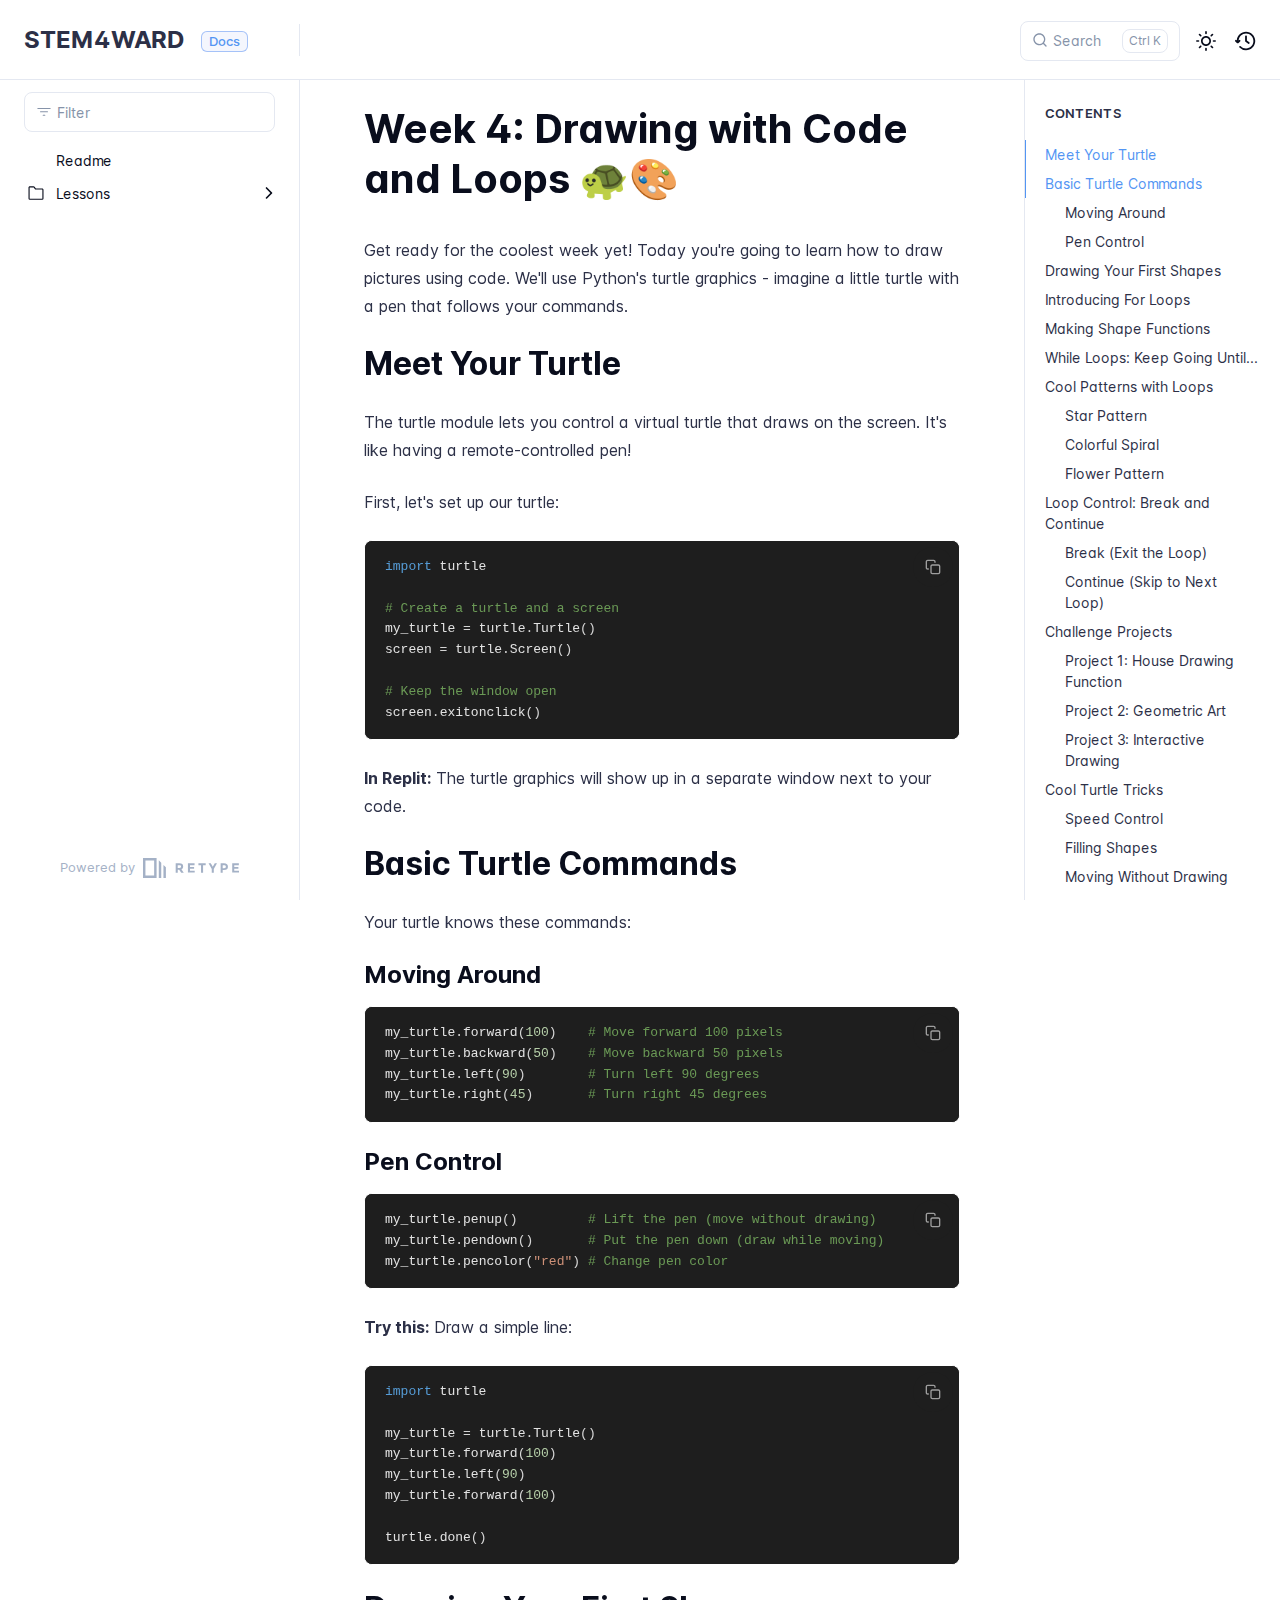
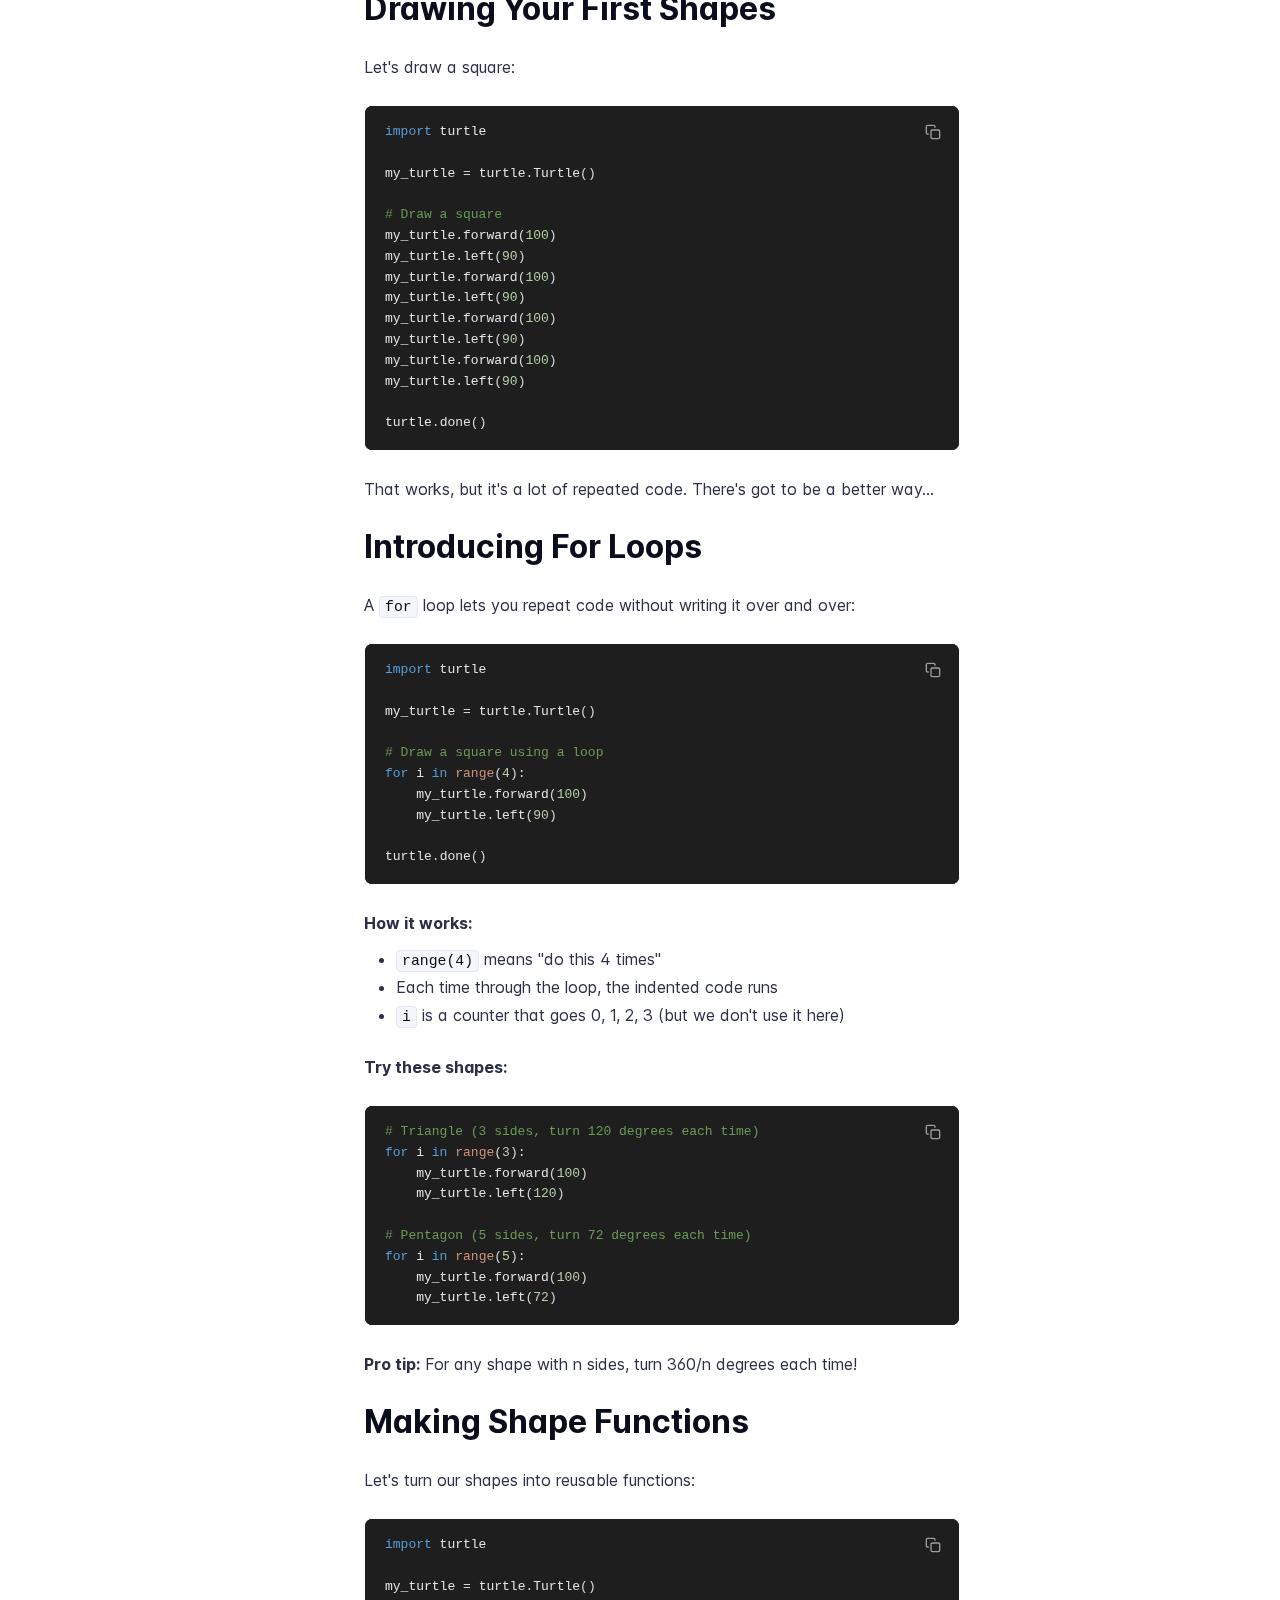
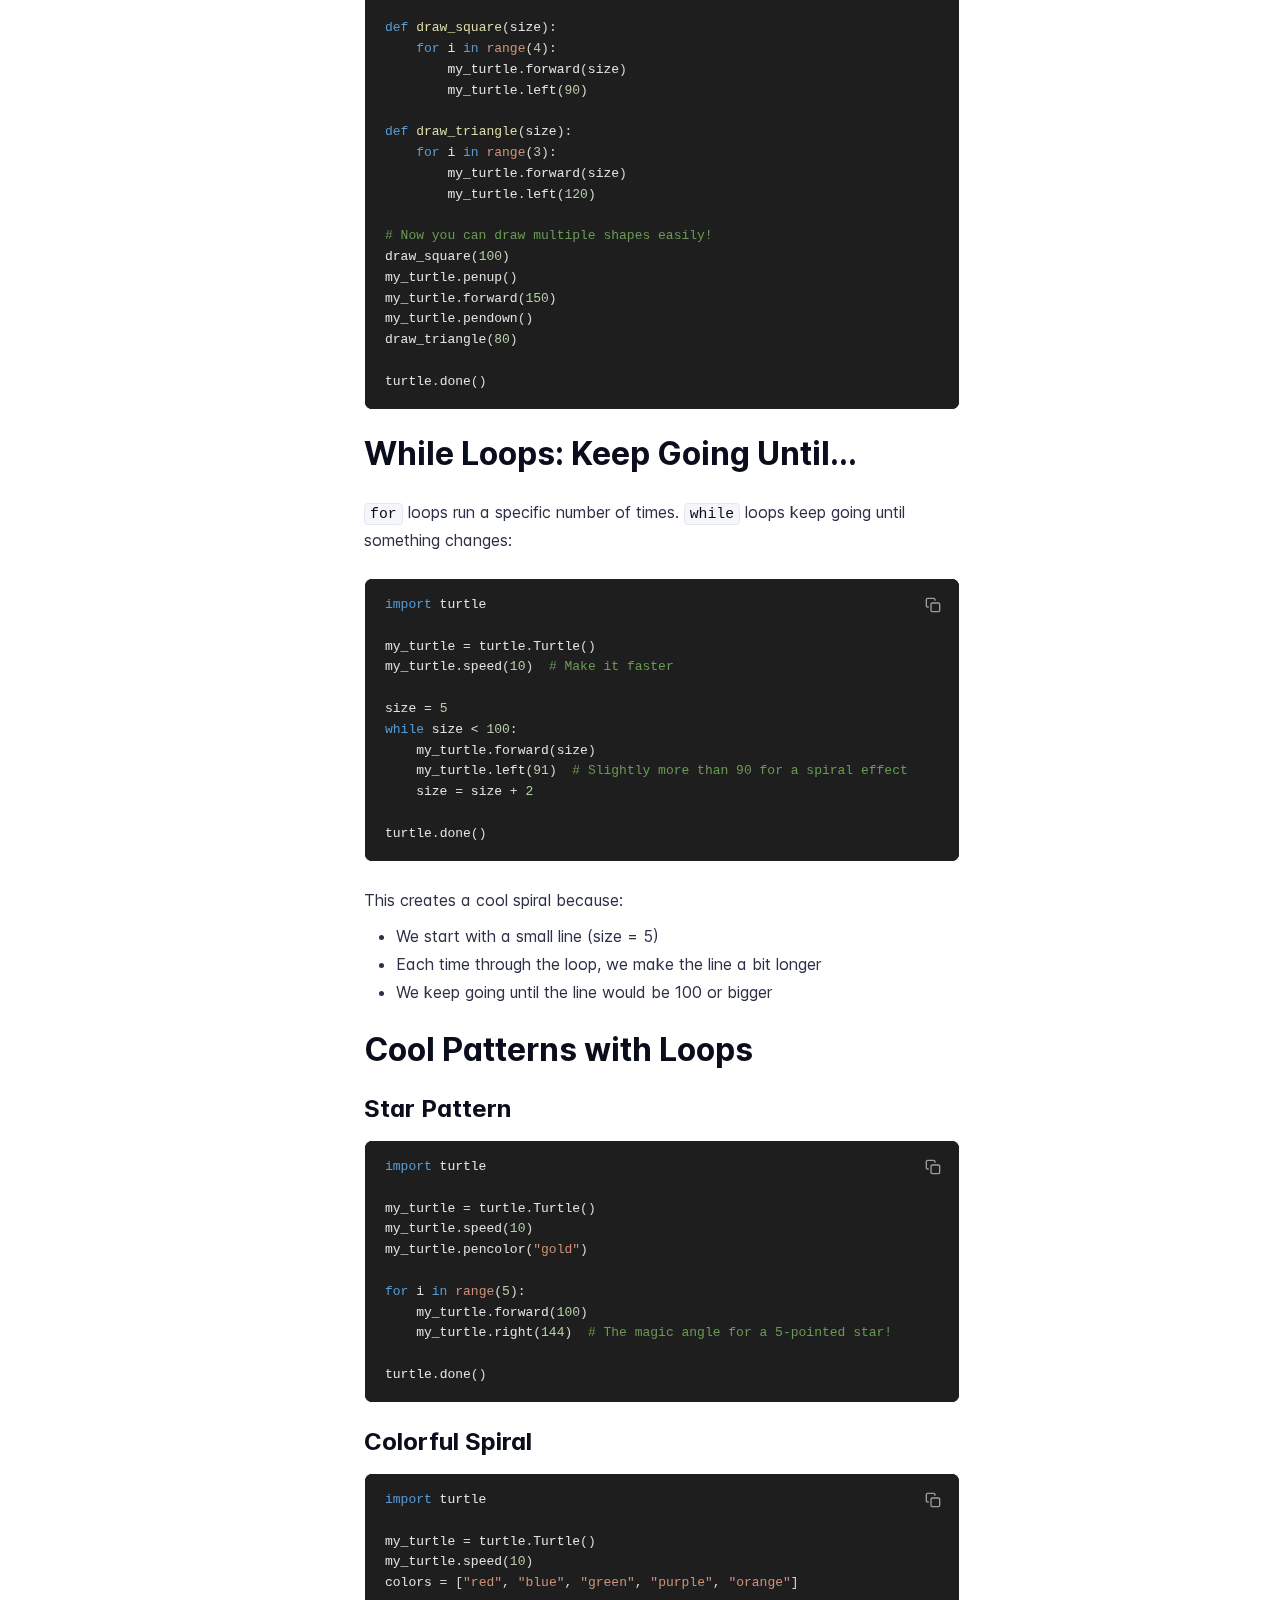
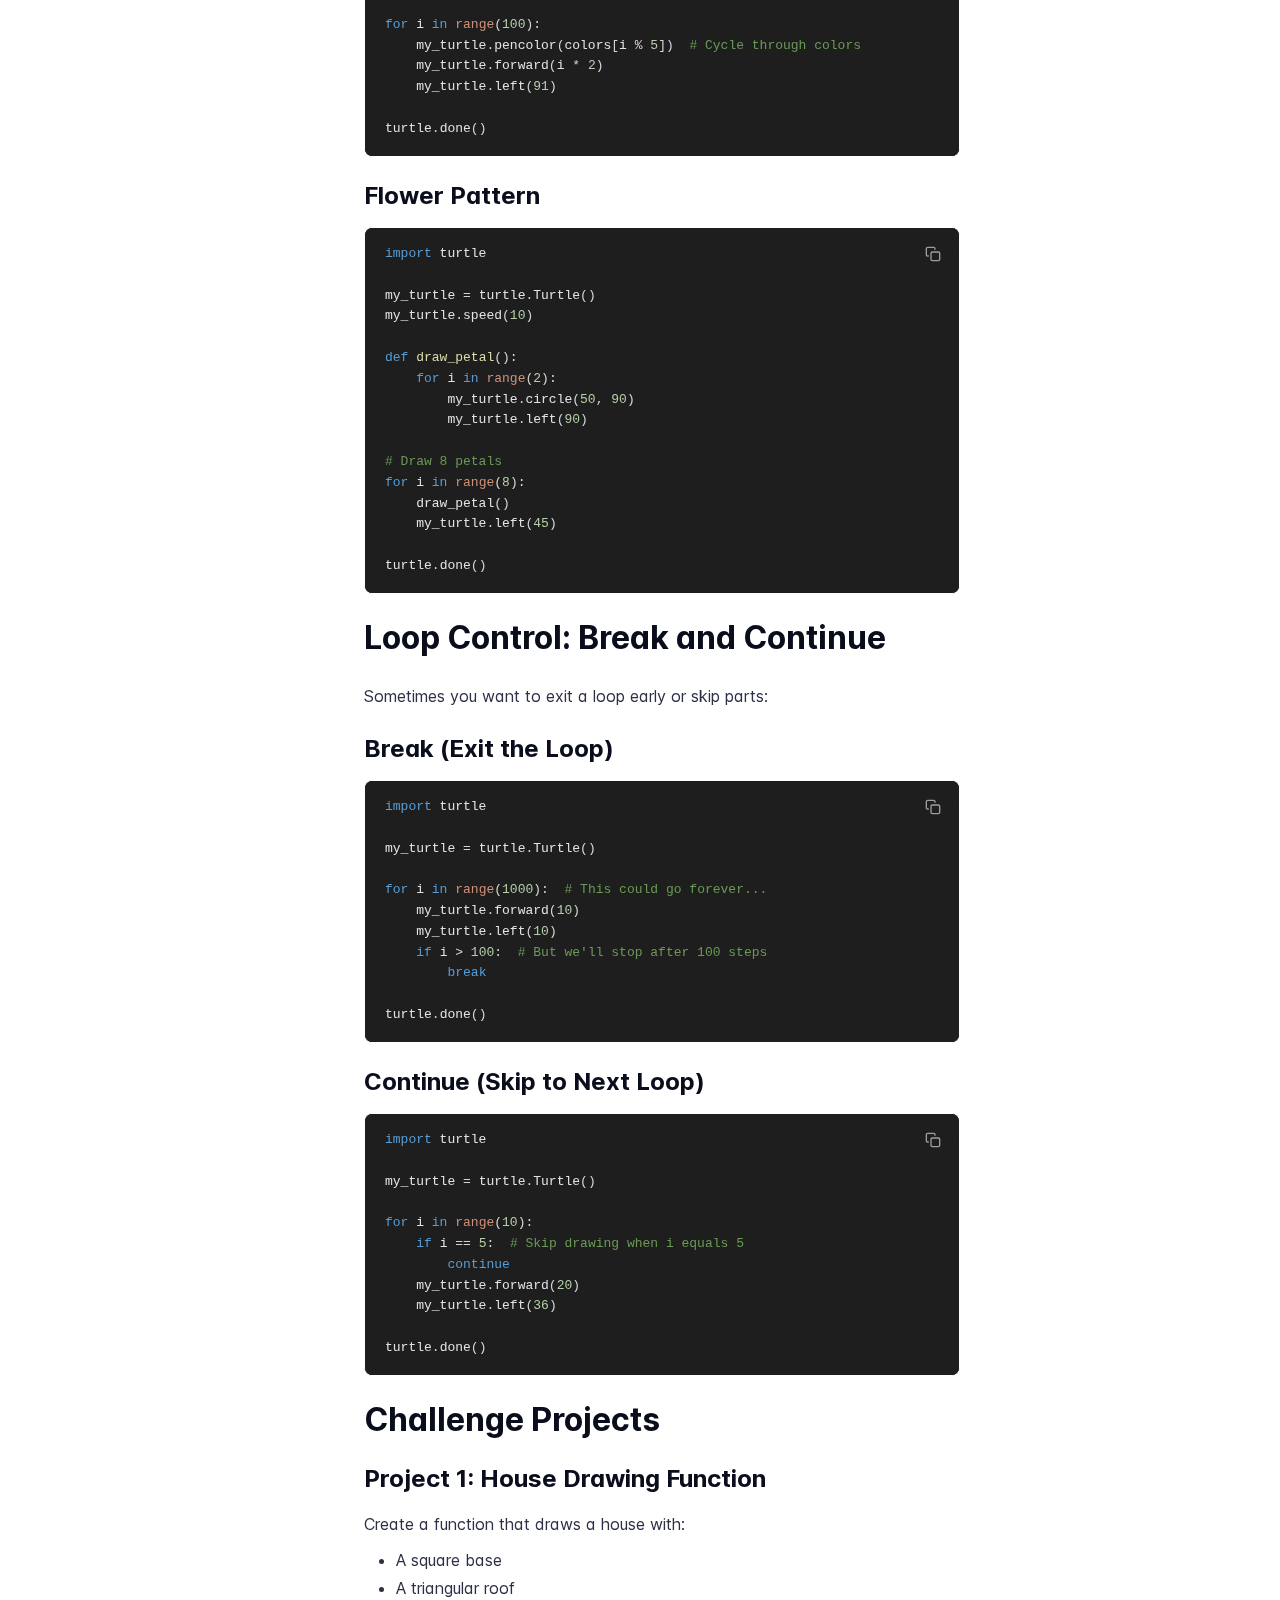
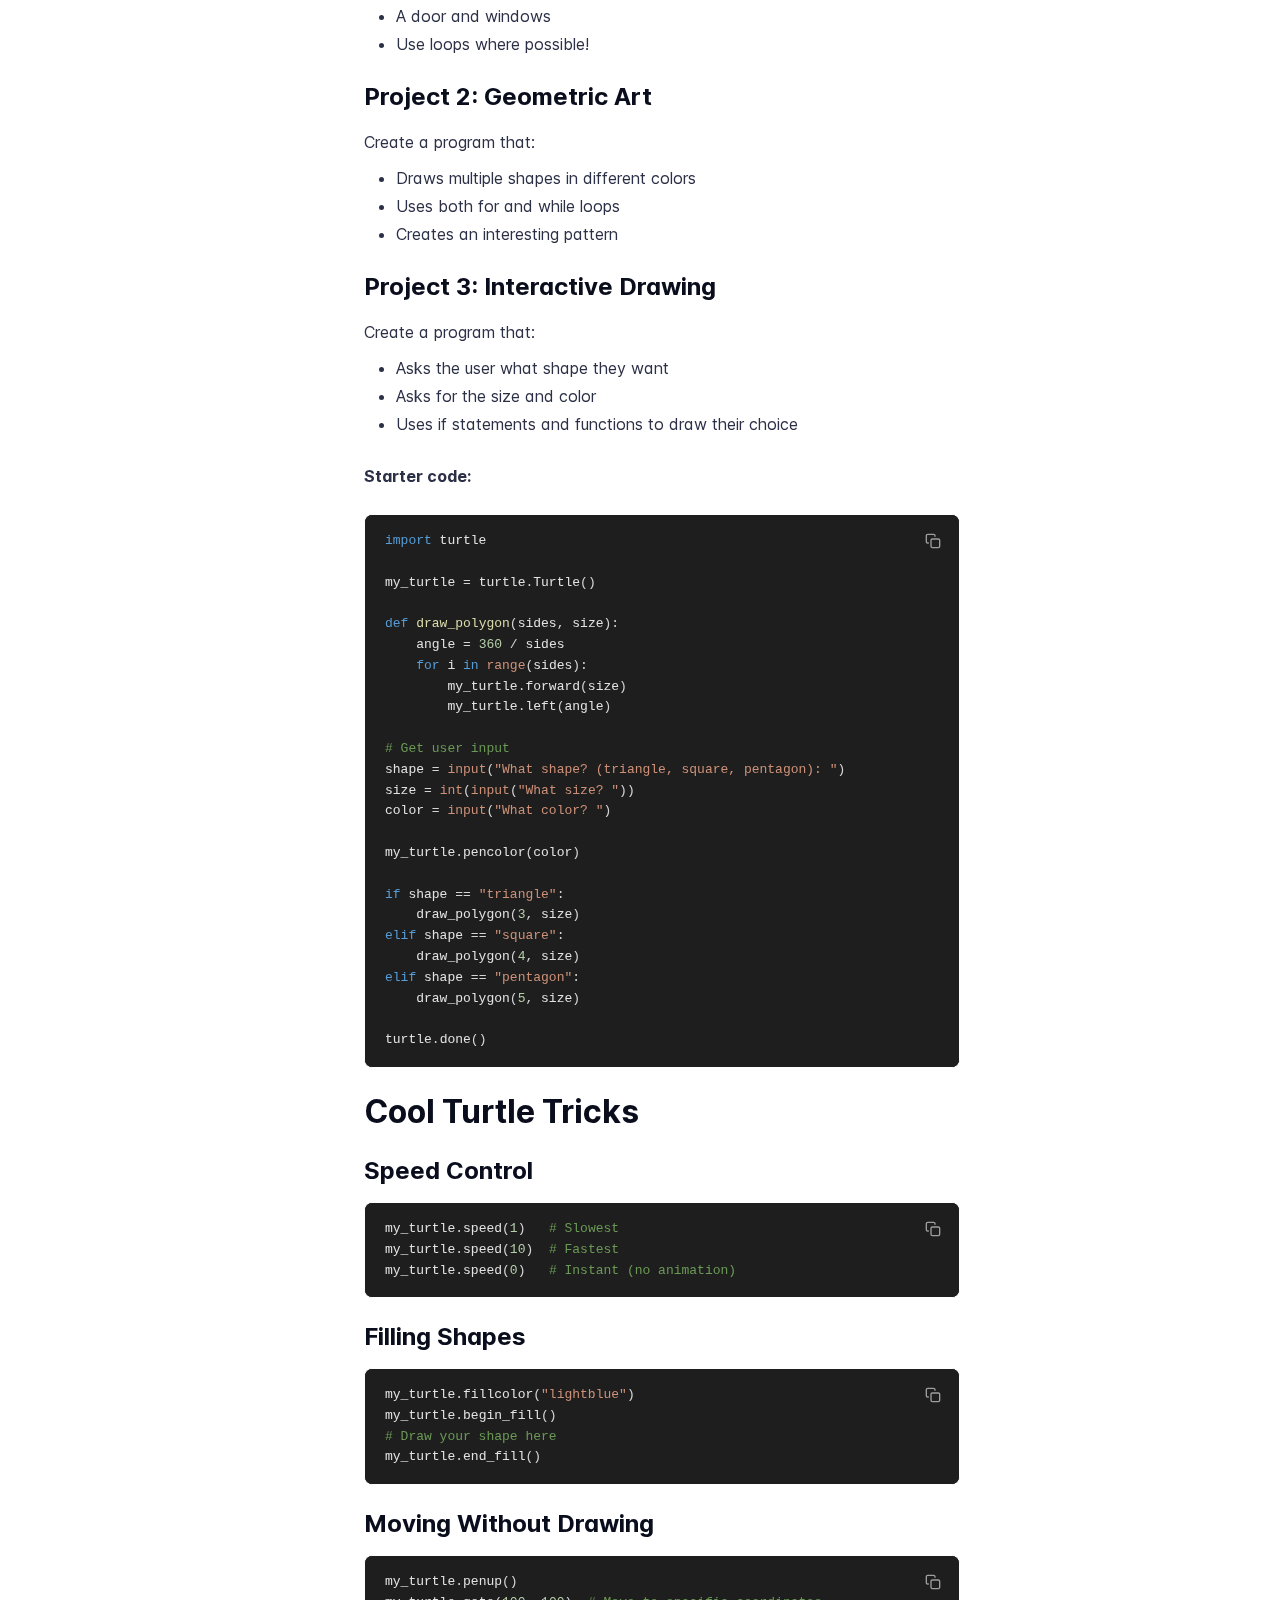
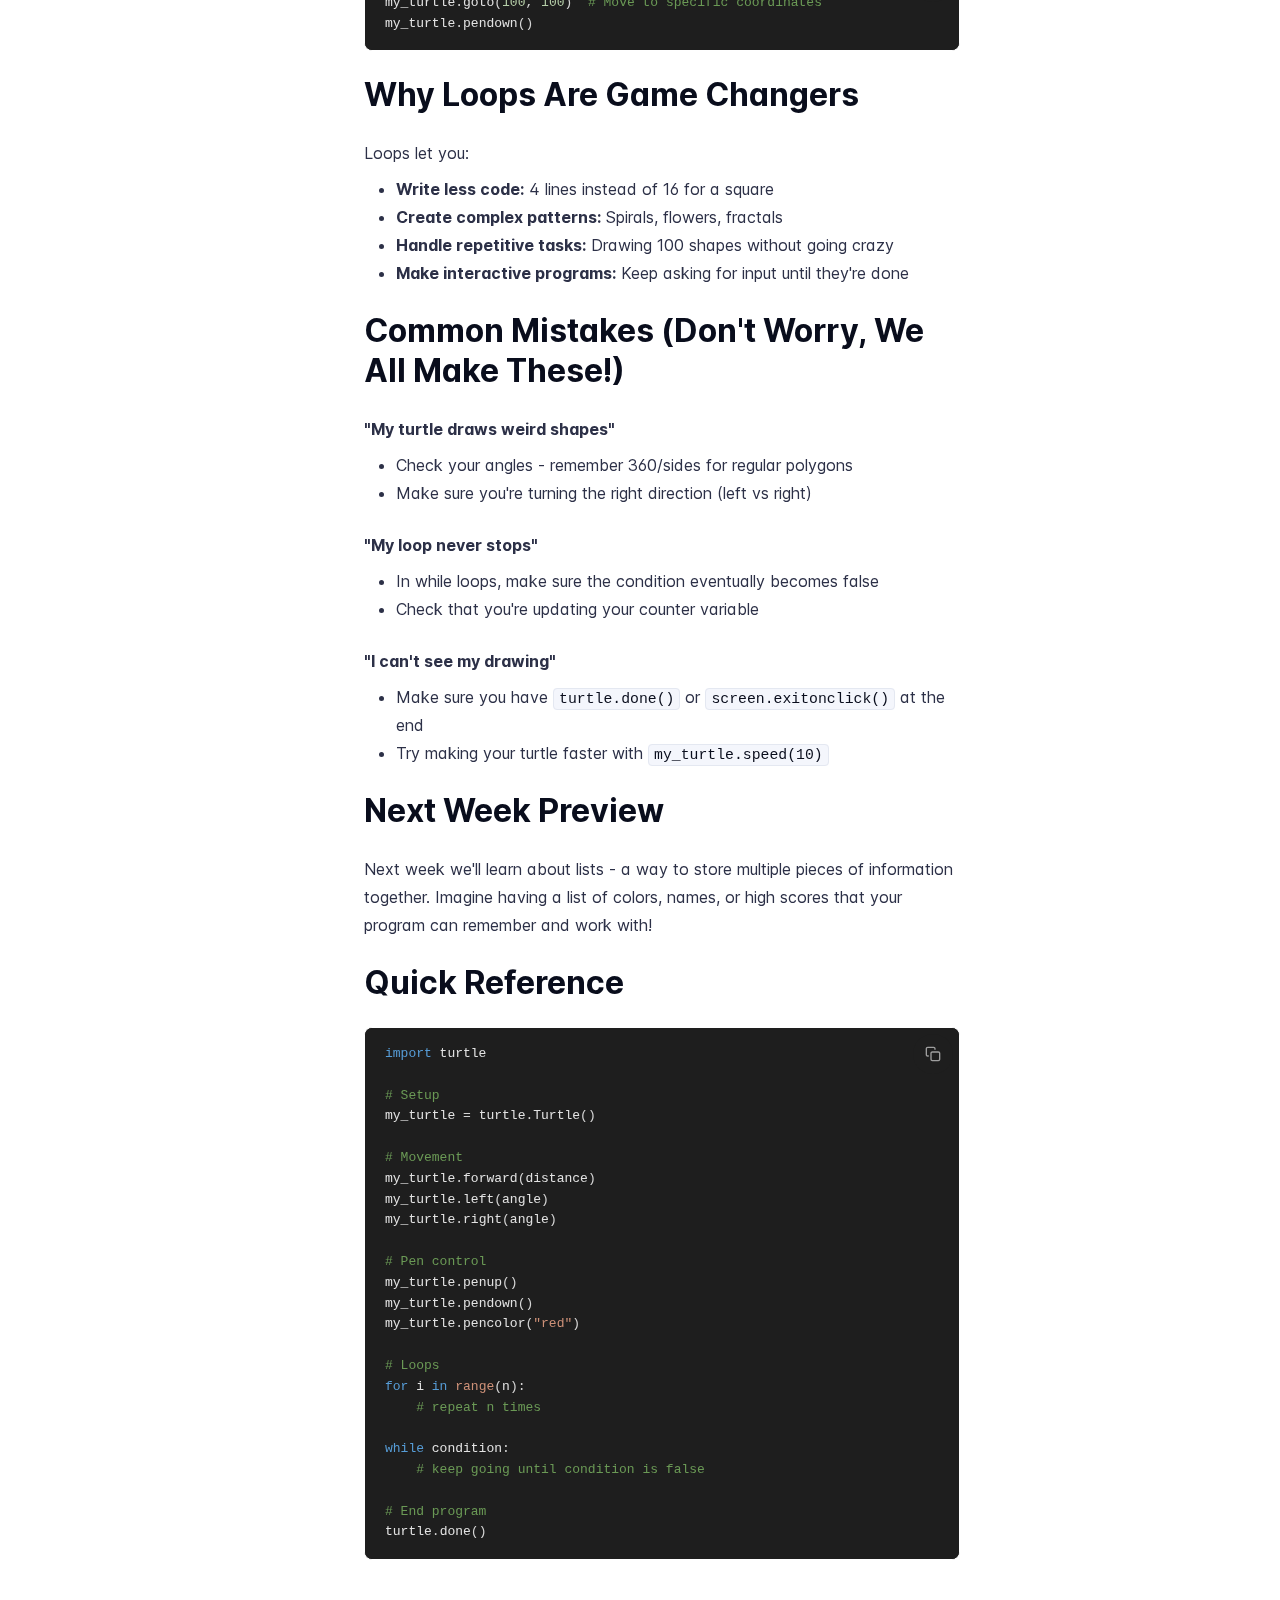
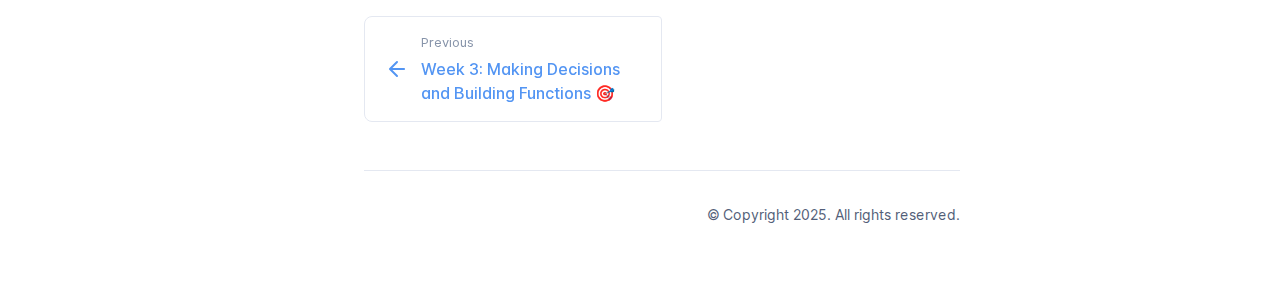
<file: lessons/week4/index.html>
<!DOCTYPE html>
<html lang="en" class="h-full">
<head>
    <meta charset="UTF-8">
    <meta name="viewport" content="width=device-width,initial-scale=1">
    <meta name="turbo-cache-control" content="no-cache" data-turbo-track="reload" data-track-token="3.11.0.806727950292">

    <!-- See retype.com -->
    <meta name="generator" content="Retype 3.11.0">

    <!-- Primary Meta Tags -->
    <title>Week 4: Drawing with Code and Loops &#128034;&#127912;</title>
    <meta name="title" content="Week 4: Drawing with Code and Loops 🐢🎨">
    <meta name="description" content="Get ready for the coolest week yet! Today you're going to learn how to draw pictures using code.">

    <!-- Canonical -->
    <link rel="canonical" href="/lessons/week4/">

    <!-- Open Graph / Facebook -->
    <meta property="og:type" content="website">
    <meta property="og:url" content="/lessons/week4/">
    <meta property="og:title" content="Week 4: Drawing with Code and Loops 🐢🎨">
    <meta property="og:description" content="Get ready for the coolest week yet! Today you're going to learn how to draw pictures using code.">

    <!-- Twitter -->
    <meta property="twitter:card" content="summary_large_image">
    <meta property="twitter:url" content="/lessons/week4/">
    <meta property="twitter:title" content="Week 4: Drawing with Code and Loops 🐢🎨">
    <meta property="twitter:description" content="Get ready for the coolest week yet! Today you're going to learn how to draw pictures using code.">

    <script data-cfasync="false">(function(){var cl=document.documentElement.classList,ls=localStorage.getItem("retype_scheme"),hd=cl.contains("dark"),hl=cl.contains("light"),wm=window.matchMedia&&window.matchMedia("(prefers-color-scheme: dark)").matches;if(ls==="dark"||(!ls&&wm&&!hd&&!hl)){cl.remove("light");cl.add("dark")}else if(ls==="light"||(!ls&&!wm&&!hd&&!hl)){cl.remove("dark");cl.add("light")}})();</script>

    <link href="../../resources/css/retype.css?v=3.11.0.806727950292" rel="stylesheet">

    <script data-cfasync="false" src="../../resources/js/config.js?v=3.11.0.806727950292" data-turbo-eval="false" defer></script>
    <script data-cfasync="false" src="../../resources/js/retype.js?v=3.11.0" data-turbo-eval="false" defer></script>
    <script id="lunr-js" data-cfasync="false" src="../../resources/js/lunr.js?v=3.11.0.806727950292" data-turbo-eval="false" defer></script>
    <script id="prism-js" data-cfasync="false" src="../../resources/js/prism.js?v=3.11.0.806727950292" defer></script>
</head>
<body>
    <div id="retype-app" class="relative text-base antialiased text-base-text bg-base-bg font-body">
        <div class="absolute bottom-0 left-0" style="top: 5rem; right: 50%"></div>
    
        <header id="retype-header" class="sticky top-0 z-30 flex w-full h-16 bg-header-bg border-b border-header-border md:h-20">
            <div class="container relative flex items-center justify-between pr-6 grow md:justify-start">
                <!-- Mobile menu button skeleton -->
                <button v-cloak class="skeleton retype-mobile-menu-button flex items-center justify-center shrink-0 overflow-hidden dark:text-white focus:outline-none rounded-full w-10 h-10 ml-3.5 md:hidden"><svg xmlns="http://www.w3.org/2000/svg" class="mb-px shrink-0" width="24" height="24" viewBox="0 0 24 24" role="presentation" style="margin-bottom: 0px;"><g fill="currentColor"><path d="M2 4h20v2H2zM2 11h20v2H2zM2 18h20v2H2z"></path></g></svg></button>
                <div v-cloak id="retype-sidebar-left-toggle-button"></div>
        
                <!-- Logo -->
                <div class="flex items-center justify-between h-full py-2 md:w-75">
                    <div class="flex items-center px-2 md:px-6">
                        <a id="retype-branding-logo" href="../../" class="flex items-center leading-snug text-2xl">
                            <span class="dark:text-white font-bold line-clamp-1 md:line-clamp-2">STEM4WARD</span>
                        </a><span id="retype-branding-label" class="inline-flex mt-1 px-2 py-1 ml-4 text-xs font-medium leading-none items-center rounded-md bg-branding-label-bg text-branding-label-text ring-1 ring-branding-label-border ring-inset md:inline-block">Docs</span>
                    </div>
        
                    <span class="hidden h-8 border-r md:inline-block border-base-border"></span>
                </div>
        
                <div class="flex justify-between md:grow">
                    <!-- Top Nav -->
                    <nav id="retype-header-nav" class="hidden md:flex">
                        <ul class="flex flex-col mb-4 md:pl-16 md:mb-0 md:flex-row md:items-center">
                            
                        </ul>
                    </nav>
        
                    <!-- Header Right Skeleton -->
                    <div v-cloak class="flex justify-end grow skeleton">
        
                        <!-- Search input mock -->
                        <div class="relative hidden w-40 lg:block lg:max-w-sm lg:ml-auto">
                            <div class="absolute flex items-center justify-center h-full pl-3 dark:text-dark-300">
                                <svg xmlns="http://www.w3.org/2000/svg" class="icon-base" width="16" height="16" viewBox="0 0 24 24" aria-labelledby="icon" role="presentation" style="margin-bottom: 1px;"><g fill="currentColor" ><path d="M21.71 20.29l-3.68-3.68A8.963 8.963 0 0020 11c0-4.96-4.04-9-9-9s-9 4.04-9 9 4.04 9 9 9c2.12 0 4.07-.74 5.61-1.97l3.68 3.68c.2.19.45.29.71.29s.51-.1.71-.29c.39-.39.39-1.03 0-1.42zM4 11c0-3.86 3.14-7 7-7s7 3.14 7 7c0 1.92-.78 3.66-2.04 4.93-.01.01-.02.01-.02.01-.01.01-.01.01-.01.02A6.98 6.98 0 0111 18c-3.86 0-7-3.14-7-7z" ></path></g></svg>
                            </div>
                            <input class="w-full h-10 placeholder-search-placeholder transition-colors duration-200 ease-in bg-search-bg border border-transparent rounded md:text-sm hover:border-search-border-hover focus:outline-none focus:border-search-border-focus" style="padding: 0.625rem 0.75rem 0.625rem 2rem" type="text" placeholder="Search">
                        </div>
        
                        <!-- Mobile search button -->
                        <div class="flex items-center justify-center w-10 h-10 lg:hidden">
                            <svg xmlns="http://www.w3.org/2000/svg" class="shrink-0 icon-base" width="20" height="20" viewBox="0 0 24 24" aria-labelledby="icon" role="presentation" style="margin-bottom: 0px;"><g fill="currentColor" ><path d="M21.71 20.29l-3.68-3.68A8.963 8.963 0 0020 11c0-4.96-4.04-9-9-9s-9 4.04-9 9 4.04 9 9 9c2.12 0 4.07-.74 5.61-1.97l3.68 3.68c.2.19.45.29.71.29s.51-.1.71-.29c.39-.39.39-1.03 0-1.42zM4 11c0-3.86 3.14-7 7-7s7 3.14 7 7c0 1.92-.78 3.66-2.04 4.93-.01.01-.02.01-.02.01-.01.01-.01.01-.01.02A6.98 6.98 0 0111 18c-3.86 0-7-3.14-7-7z" ></path></g></svg>
                        </div>
        
                        <!-- Dark mode switch placeholder -->
                        <div class="w-10 h-10 lg:ml-2"></div>
        
                        <!-- History button -->
                        <div class="flex items-center justify-center w-10 h-10" style="margin-right: -0.625rem;">
                            <svg xmlns="http://www.w3.org/2000/svg" class="shrink-0 icon-base" width="22" height="22" viewBox="0 0 24 24" aria-labelledby="icon" role="presentation" style="margin-bottom: 0px;"><g fill="currentColor" ><g ><path d="M12.01 6.01c-.55 0-1 .45-1 1V12a1 1 0 00.4.8l3 2.22a.985.985 0 001.39-.2.996.996 0 00-.21-1.4l-2.6-1.92V7.01c.02-.55-.43-1-.98-1z"></path><path d="M12.01 1.91c-5.33 0-9.69 4.16-10.05 9.4l-.29-.26a.997.997 0 10-1.34 1.48l1.97 1.79c.19.17.43.26.67.26s.48-.09.67-.26l1.97-1.79a.997.997 0 10-1.34-1.48l-.31.28c.34-4.14 3.82-7.41 8.05-7.41 4.46 0 8.08 3.63 8.08 8.09s-3.63 8.08-8.08 8.08c-2.18 0-4.22-.85-5.75-2.4a.996.996 0 10-1.42 1.4 10.02 10.02 0 007.17 2.99c5.56 0 10.08-4.52 10.08-10.08.01-5.56-4.52-10.09-10.08-10.09z"></path></g></g></svg>
                        </div>
                    </div>
        
                    <div v-cloak class="flex justify-end grow">
                        <div id="retype-mobile-search-button"></div>
                        <doc-search-desktop></doc-search-desktop>
        
                        <doc-theme-switch class="lg:ml-2"></doc-theme-switch>
                        <doc-history></doc-history>
                    </div>
                </div>
            </div>
        </header>
    
    
        <div id="retype-container" class="container relative flex bg-white">
            <!-- Sidebar Skeleton -->
            <div v-cloak class="fixed flex flex-col shrink-0 duration-300 ease-in-out bg-sidebar-left-bg border-sidebar-left-border sidebar top-20 w-75 border-r h-screen md:sticky transition-transform skeleton">
            
                <div class="flex items-center h-16 px-6">
                    <input class="w-full h-8 px-3 py-2 transition-colors duration-200 ease-linear bg-filter-bg border border-filter-border rounded shadow-none text-sm focus:outline-none focus:border-filter-border-focus" type="text" placeholder="Filter">
                </div>
            
                <div class="pl-6 mt-1 mb-4">
                    <div class="w-32 h-3 mb-4 bg-skeleton-bg rounded-full loading"></div>
                    <div class="w-48 h-3 mb-4 bg-skeleton-bg rounded-full loading"></div>
                    <div class="w-40 h-3 mb-4 bg-skeleton-bg rounded-full loading"></div>
                    <div class="w-32 h-3 mb-4 bg-skeleton-bg rounded-full loading"></div>
                    <div class="w-48 h-3 mb-4 bg-skeleton-bg rounded-full loading"></div>
                    <div class="w-40 h-3 mb-4 bg-skeleton-bg rounded-full loading"></div>
                </div>
            
                <div class="shrink-0 mt-auto bg-transparent dark:border-base-border">
                    <a class="flex items-center justify-center flex-nowrap h-16 text-gray-350 dark:text-dark-400 hover:text-gray-600 dark:hover:text-dark-300 transition-colors duration-150 ease-in docs-powered-by" target="_blank" href="https://retype.com/" rel="noopener">
                        <span class="text-xs whitespace-nowrap">Powered by</span>
                        <svg xmlns="http://www.w3.org/2000/svg" class="ml-2" fill="currentColor" width="96" height="20" overflow="visible"><path d="M0 0v20h13.59V0H0zm11.15 17.54H2.44V2.46h8.71v15.08zM15.8 20h2.44V4.67L15.8 2.22zM20.45 6.89V20h2.44V9.34z"/><g><path d="M40.16 8.44c0 1.49-.59 2.45-1.75 2.88l2.34 3.32h-2.53l-2.04-2.96h-1.43v2.96h-2.06V5.36h3.5c1.43 0 2.46.24 3.07.73s.9 1.27.9 2.35zm-2.48 1.1c.26-.23.38-.59.38-1.09 0-.5-.13-.84-.4-1.03s-.73-.28-1.39-.28h-1.54v2.75h1.5c.72 0 1.2-.12 1.45-.35zM51.56 5.36V7.2h-4.59v1.91h4.13v1.76h-4.13v1.92h4.74v1.83h-6.79V5.36h6.64zM60.09 7.15v7.48h-2.06V7.15h-2.61V5.36h7.28v1.79h-2.61zM70.81 14.64h-2.06v-3.66l-3.19-5.61h2.23l1.99 3.45 1.99-3.45H74l-3.19 5.61v3.66zM83.99 6.19c.65.55.97 1.4.97 2.55s-.33 1.98-1 2.51-1.68.8-3.04.8h-1.23v2.59h-2.06V5.36h3.26c1.42 0 2.45.28 3.1.83zm-1.51 3.65c.25-.28.37-.69.37-1.22s-.16-.92-.48-1.14c-.32-.23-.82-.34-1.5-.34H79.7v3.12h1.38c.68 0 1.15-.14 1.4-.42zM95.85 5.36V7.2h-4.59v1.91h4.13v1.76h-4.13v1.92H96v1.83h-6.79V5.36h6.64z"/></g></svg>
                    </a>
                </div>
            </div>
            
            <!-- Sidebar component -->
            <doc-sidebar v-cloak>
                <template #sidebar-footer>
                    <div class="shrink-0 mt-auto border-t md:bg-transparent md:border-none dark:border-base-border">
            
                        <a class="flex items-center justify-center flex-nowrap h-16 text-gray-350 dark:text-dark-400 hover:text-gray-600 dark:hover:text-dark-300 transition-colors duration-150 ease-in docs-powered-by" target="_blank" href="https://retype.com/" rel="noopener">
                            <span class="text-xs whitespace-nowrap">Powered by</span>
                            <svg xmlns="http://www.w3.org/2000/svg" class="ml-2" fill="currentColor" width="96" height="20" overflow="visible"><path d="M0 0v20h13.59V0H0zm11.15 17.54H2.44V2.46h8.71v15.08zM15.8 20h2.44V4.67L15.8 2.22zM20.45 6.89V20h2.44V9.34z"/><g><path d="M40.16 8.44c0 1.49-.59 2.45-1.75 2.88l2.34 3.32h-2.53l-2.04-2.96h-1.43v2.96h-2.06V5.36h3.5c1.43 0 2.46.24 3.07.73s.9 1.27.9 2.35zm-2.48 1.1c.26-.23.38-.59.38-1.09 0-.5-.13-.84-.4-1.03s-.73-.28-1.39-.28h-1.54v2.75h1.5c.72 0 1.2-.12 1.45-.35zM51.56 5.36V7.2h-4.59v1.91h4.13v1.76h-4.13v1.92h4.74v1.83h-6.79V5.36h6.64zM60.09 7.15v7.48h-2.06V7.15h-2.61V5.36h7.28v1.79h-2.61zM70.81 14.64h-2.06v-3.66l-3.19-5.61h2.23l1.99 3.45 1.99-3.45H74l-3.19 5.61v3.66zM83.99 6.19c.65.55.97 1.4.97 2.55s-.33 1.98-1 2.51-1.68.8-3.04.8h-1.23v2.59h-2.06V5.36h3.26c1.42 0 2.45.28 3.1.83zm-1.51 3.65c.25-.28.37-.69.37-1.22s-.16-.92-.48-1.14c-.32-.23-.82-.34-1.5-.34H79.7v3.12h1.38c.68 0 1.15-.14 1.4-.42zM95.85 5.36V7.2h-4.59v1.91h4.13v1.76h-4.13v1.92H96v1.83h-6.79V5.36h6.64z"/></g></svg>
                        </a>
                    </div>
                </template>
            </doc-sidebar>
    
            <div class="grow min-w-0 bg-body-bg">
                <!-- Render "toolbar" template here on api pages --><!-- Render page content -->
                <div class="flex">
                    <div id="retype-main" class="min-w-0 p-4 grow md:px-16">
                        <main class="relative pb-12 lg:pt-2">
                            <div class="retype-markdown" id="retype-content">
                                <!-- Rendered if sidebar right is enabled -->
                                <div id="retype-sidebar-right-toggle"></div>
                                <!-- Page content  -->
<doc-anchor-target id="week-4-drawing-with-code-and-loops-" class="break-words">
    <h1>
        <doc-anchor-trigger class="header-anchor-trigger" to="#week-4-drawing-with-code-and-loops-">#</doc-anchor-trigger>
        <span>Week 4: Drawing with Code and Loops <span class="docs-emoji">&#x1F422;</span><span class="docs-emoji">&#x1F3A8;</span></span>
    </h1>
</doc-anchor-target>
<p>Get ready for the coolest week yet! Today you&#x27;re going to learn how to draw pictures using code. We&#x27;ll use Python&#x27;s turtle graphics - imagine a little turtle with a pen that follows your commands.</p>
<doc-anchor-target id="meet-your-turtle">
    <h2>
        <doc-anchor-trigger class="header-anchor-trigger" to="#meet-your-turtle">#</doc-anchor-trigger>
        <span>Meet Your Turtle</span>
    </h2>
</doc-anchor-target>
<p>The turtle module lets you control a virtual turtle that draws on the screen. It&#x27;s like having a remote-controlled pen!</p>
<p>First, let&#x27;s set up our turtle:</p>
<div class="codeblock-wrapper"><doc-codeblock>
<pre translate="no" class="language-python"><code v-pre class="language-python">import turtle

# Create a turtle and a screen
my_turtle = turtle.Turtle()
screen = turtle.Screen()

# Keep the window open
screen.exitonclick()</code></pre>
</doc-codeblock></div>
<p><strong>In Replit:</strong> The turtle graphics will show up in a separate window next to your code.</p>
<doc-anchor-target id="basic-turtle-commands">
    <h2>
        <doc-anchor-trigger class="header-anchor-trigger" to="#basic-turtle-commands">#</doc-anchor-trigger>
        <span>Basic Turtle Commands</span>
    </h2>
</doc-anchor-target>
<p>Your turtle knows these commands:</p>
<doc-anchor-target id="moving-around">
    <h3>
        <doc-anchor-trigger class="header-anchor-trigger" to="#moving-around">#</doc-anchor-trigger>
        <span>Moving Around</span>
    </h3>
</doc-anchor-target>
<div class="codeblock-wrapper"><doc-codeblock>
<pre translate="no" class="language-python"><code v-pre class="language-python">my_turtle.forward(100)    # Move forward 100 pixels
my_turtle.backward(50)    # Move backward 50 pixels
my_turtle.left(90)        # Turn left 90 degrees
my_turtle.right(45)       # Turn right 45 degrees</code></pre>
</doc-codeblock></div>
<doc-anchor-target id="pen-control">
    <h3>
        <doc-anchor-trigger class="header-anchor-trigger" to="#pen-control">#</doc-anchor-trigger>
        <span>Pen Control</span>
    </h3>
</doc-anchor-target>
<div class="codeblock-wrapper"><doc-codeblock>
<pre translate="no" class="language-python"><code v-pre class="language-python">my_turtle.penup()         # Lift the pen (move without drawing)
my_turtle.pendown()       # Put the pen down (draw while moving)
my_turtle.pencolor(&quot;red&quot;) # Change pen color</code></pre>
</doc-codeblock></div>
<p><strong>Try this:</strong> Draw a simple line:</p>
<div class="codeblock-wrapper"><doc-codeblock>
<pre translate="no" class="language-python"><code v-pre class="language-python">import turtle

my_turtle = turtle.Turtle()
my_turtle.forward(100)
my_turtle.left(90)
my_turtle.forward(100)

turtle.done()</code></pre>
</doc-codeblock></div>
<doc-anchor-target id="drawing-your-first-shapes">
    <h2>
        <doc-anchor-trigger class="header-anchor-trigger" to="#drawing-your-first-shapes">#</doc-anchor-trigger>
        <span>Drawing Your First Shapes</span>
    </h2>
</doc-anchor-target>
<p>Let&#x27;s draw a square:</p>
<div class="codeblock-wrapper"><doc-codeblock>
<pre translate="no" class="language-python"><code v-pre class="language-python">import turtle

my_turtle = turtle.Turtle()

# Draw a square
my_turtle.forward(100)
my_turtle.left(90)
my_turtle.forward(100)
my_turtle.left(90)
my_turtle.forward(100)
my_turtle.left(90)
my_turtle.forward(100)
my_turtle.left(90)

turtle.done()</code></pre>
</doc-codeblock></div>
<p>That works, but it&#x27;s a lot of repeated code. There&#x27;s got to be a better way...</p>
<doc-anchor-target id="introducing-for-loops">
    <h2>
        <doc-anchor-trigger class="header-anchor-trigger" to="#introducing-for-loops">#</doc-anchor-trigger>
        <span>Introducing For Loops</span>
    </h2>
</doc-anchor-target>
<p>A <code v-pre>for</code> loop lets you repeat code without writing it over and over:</p>
<div class="codeblock-wrapper"><doc-codeblock>
<pre translate="no" class="language-python"><code v-pre class="language-python">import turtle

my_turtle = turtle.Turtle()

# Draw a square using a loop
for i in range(4):
    my_turtle.forward(100)
    my_turtle.left(90)

turtle.done()</code></pre>
</doc-codeblock></div>
<p><strong>How it works:</strong></p>
<ul>
<li><code v-pre>range(4)</code> means &quot;do this 4 times&quot;</li>
<li>Each time through the loop, the indented code runs</li>
<li><code v-pre>i</code> is a counter that goes 0, 1, 2, 3 (but we don&#x27;t use it here)</li>
</ul>
<p><strong>Try these shapes:</strong></p>
<div class="codeblock-wrapper"><doc-codeblock>
<pre translate="no" class="language-python"><code v-pre class="language-python"># Triangle (3 sides, turn 120 degrees each time)
for i in range(3):
    my_turtle.forward(100)
    my_turtle.left(120)

# Pentagon (5 sides, turn 72 degrees each time)
for i in range(5):
    my_turtle.forward(100)
    my_turtle.left(72)</code></pre>
</doc-codeblock></div>
<p><strong>Pro tip:</strong> For any shape with n sides, turn 360/n degrees each time!</p>
<doc-anchor-target id="making-shape-functions">
    <h2>
        <doc-anchor-trigger class="header-anchor-trigger" to="#making-shape-functions">#</doc-anchor-trigger>
        <span>Making Shape Functions</span>
    </h2>
</doc-anchor-target>
<p>Let&#x27;s turn our shapes into reusable functions:</p>
<div class="codeblock-wrapper"><doc-codeblock>
<pre translate="no" class="language-python"><code v-pre class="language-python">import turtle

my_turtle = turtle.Turtle()

def draw_square(size):
    for i in range(4):
        my_turtle.forward(size)
        my_turtle.left(90)

def draw_triangle(size):
    for i in range(3):
        my_turtle.forward(size)
        my_turtle.left(120)

# Now you can draw multiple shapes easily!
draw_square(100)
my_turtle.penup()
my_turtle.forward(150)
my_turtle.pendown()
draw_triangle(80)

turtle.done()</code></pre>
</doc-codeblock></div>
<doc-anchor-target id="while-loops-keep-going-until">
    <h2>
        <doc-anchor-trigger class="header-anchor-trigger" to="#while-loops-keep-going-until">#</doc-anchor-trigger>
        <span>While Loops: Keep Going Until...</span>
    </h2>
</doc-anchor-target>
<p><code v-pre>for</code> loops run a specific number of times. <code v-pre>while</code> loops keep going until something changes:</p>
<div class="codeblock-wrapper"><doc-codeblock>
<pre translate="no" class="language-python"><code v-pre class="language-python">import turtle

my_turtle = turtle.Turtle()
my_turtle.speed(10)  # Make it faster

size = 5
while size &lt; 100:
    my_turtle.forward(size)
    my_turtle.left(91)  # Slightly more than 90 for a spiral effect
    size = size + 2

turtle.done()</code></pre>
</doc-codeblock></div>
<p>This creates a cool spiral because:</p>
<ul>
<li>We start with a small line (size = 5)</li>
<li>Each time through the loop, we make the line a bit longer</li>
<li>We keep going until the line would be 100 or bigger</li>
</ul>
<doc-anchor-target id="cool-patterns-with-loops">
    <h2>
        <doc-anchor-trigger class="header-anchor-trigger" to="#cool-patterns-with-loops">#</doc-anchor-trigger>
        <span>Cool Patterns with Loops</span>
    </h2>
</doc-anchor-target>
<doc-anchor-target id="star-pattern">
    <h3>
        <doc-anchor-trigger class="header-anchor-trigger" to="#star-pattern">#</doc-anchor-trigger>
        <span>Star Pattern</span>
    </h3>
</doc-anchor-target>
<div class="codeblock-wrapper"><doc-codeblock>
<pre translate="no" class="language-python"><code v-pre class="language-python">import turtle

my_turtle = turtle.Turtle()
my_turtle.speed(10)
my_turtle.pencolor(&quot;gold&quot;)

for i in range(5):
    my_turtle.forward(100)
    my_turtle.right(144)  # The magic angle for a 5-pointed star!

turtle.done()</code></pre>
</doc-codeblock></div>
<doc-anchor-target id="colorful-spiral">
    <h3>
        <doc-anchor-trigger class="header-anchor-trigger" to="#colorful-spiral">#</doc-anchor-trigger>
        <span>Colorful Spiral</span>
    </h3>
</doc-anchor-target>
<div class="codeblock-wrapper"><doc-codeblock>
<pre translate="no" class="language-python"><code v-pre class="language-python">import turtle

my_turtle = turtle.Turtle()
my_turtle.speed(10)
colors = [&quot;red&quot;, &quot;blue&quot;, &quot;green&quot;, &quot;purple&quot;, &quot;orange&quot;]

for i in range(100):
    my_turtle.pencolor(colors[i % 5])  # Cycle through colors
    my_turtle.forward(i * 2)
    my_turtle.left(91)

turtle.done()</code></pre>
</doc-codeblock></div>
<doc-anchor-target id="flower-pattern">
    <h3>
        <doc-anchor-trigger class="header-anchor-trigger" to="#flower-pattern">#</doc-anchor-trigger>
        <span>Flower Pattern</span>
    </h3>
</doc-anchor-target>
<div class="codeblock-wrapper"><doc-codeblock>
<pre translate="no" class="language-python"><code v-pre class="language-python">import turtle

my_turtle = turtle.Turtle()
my_turtle.speed(10)

def draw_petal():
    for i in range(2):
        my_turtle.circle(50, 90)
        my_turtle.left(90)

# Draw 8 petals
for i in range(8):
    draw_petal()
    my_turtle.left(45)

turtle.done()</code></pre>
</doc-codeblock></div>
<doc-anchor-target id="loop-control-break-and-continue">
    <h2>
        <doc-anchor-trigger class="header-anchor-trigger" to="#loop-control-break-and-continue">#</doc-anchor-trigger>
        <span>Loop Control: Break and Continue</span>
    </h2>
</doc-anchor-target>
<p>Sometimes you want to exit a loop early or skip parts:</p>
<doc-anchor-target id="break-exit-the-loop">
    <h3>
        <doc-anchor-trigger class="header-anchor-trigger" to="#break-exit-the-loop">#</doc-anchor-trigger>
        <span>Break (Exit the Loop)</span>
    </h3>
</doc-anchor-target>
<div class="codeblock-wrapper"><doc-codeblock>
<pre translate="no" class="language-python"><code v-pre class="language-python">import turtle

my_turtle = turtle.Turtle()

for i in range(1000):  # This could go forever...
    my_turtle.forward(10)
    my_turtle.left(10)
    if i &gt; 100:  # But we'll stop after 100 steps
        break

turtle.done()</code></pre>
</doc-codeblock></div>
<doc-anchor-target id="continue-skip-to-next-loop">
    <h3>
        <doc-anchor-trigger class="header-anchor-trigger" to="#continue-skip-to-next-loop">#</doc-anchor-trigger>
        <span>Continue (Skip to Next Loop)</span>
    </h3>
</doc-anchor-target>
<div class="codeblock-wrapper"><doc-codeblock>
<pre translate="no" class="language-python"><code v-pre class="language-python">import turtle

my_turtle = turtle.Turtle()

for i in range(10):
    if i == 5:  # Skip drawing when i equals 5
        continue
    my_turtle.forward(20)
    my_turtle.left(36)

turtle.done()</code></pre>
</doc-codeblock></div>
<doc-anchor-target id="challenge-projects">
    <h2>
        <doc-anchor-trigger class="header-anchor-trigger" to="#challenge-projects">#</doc-anchor-trigger>
        <span>Challenge Projects</span>
    </h2>
</doc-anchor-target>
<doc-anchor-target id="project-1-house-drawing-function">
    <h3>
        <doc-anchor-trigger class="header-anchor-trigger" to="#project-1-house-drawing-function">#</doc-anchor-trigger>
        <span>Project 1: House Drawing Function</span>
    </h3>
</doc-anchor-target>
<p>Create a function that draws a house with:</p>
<ul>
<li>A square base</li>
<li>A triangular roof</li>
<li>A door and windows</li>
<li>Use loops where possible!</li>
</ul>
<doc-anchor-target id="project-2-geometric-art">
    <h3>
        <doc-anchor-trigger class="header-anchor-trigger" to="#project-2-geometric-art">#</doc-anchor-trigger>
        <span>Project 2: Geometric Art</span>
    </h3>
</doc-anchor-target>
<p>Create a program that:</p>
<ul>
<li>Draws multiple shapes in different colors</li>
<li>Uses both for and while loops</li>
<li>Creates an interesting pattern</li>
</ul>
<doc-anchor-target id="project-3-interactive-drawing">
    <h3>
        <doc-anchor-trigger class="header-anchor-trigger" to="#project-3-interactive-drawing">#</doc-anchor-trigger>
        <span>Project 3: Interactive Drawing</span>
    </h3>
</doc-anchor-target>
<p>Create a program that:</p>
<ul>
<li>Asks the user what shape they want</li>
<li>Asks for the size and color</li>
<li>Uses if statements and functions to draw their choice</li>
</ul>
<p><strong>Starter code:</strong></p>
<div class="codeblock-wrapper"><doc-codeblock>
<pre translate="no" class="language-python"><code v-pre class="language-python">import turtle

my_turtle = turtle.Turtle()

def draw_polygon(sides, size):
    angle = 360 / sides
    for i in range(sides):
        my_turtle.forward(size)
        my_turtle.left(angle)

# Get user input
shape = input(&quot;What shape? (triangle, square, pentagon): &quot;)
size = int(input(&quot;What size? &quot;))
color = input(&quot;What color? &quot;)

my_turtle.pencolor(color)

if shape == &quot;triangle&quot;:
    draw_polygon(3, size)
elif shape == &quot;square&quot;:
    draw_polygon(4, size)
elif shape == &quot;pentagon&quot;:
    draw_polygon(5, size)

turtle.done()</code></pre>
</doc-codeblock></div>
<doc-anchor-target id="cool-turtle-tricks">
    <h2>
        <doc-anchor-trigger class="header-anchor-trigger" to="#cool-turtle-tricks">#</doc-anchor-trigger>
        <span>Cool Turtle Tricks</span>
    </h2>
</doc-anchor-target>
<doc-anchor-target id="speed-control">
    <h3>
        <doc-anchor-trigger class="header-anchor-trigger" to="#speed-control">#</doc-anchor-trigger>
        <span>Speed Control</span>
    </h3>
</doc-anchor-target>
<div class="codeblock-wrapper"><doc-codeblock>
<pre translate="no" class="language-python"><code v-pre class="language-python">my_turtle.speed(1)   # Slowest
my_turtle.speed(10)  # Fastest
my_turtle.speed(0)   # Instant (no animation)</code></pre>
</doc-codeblock></div>
<doc-anchor-target id="filling-shapes">
    <h3>
        <doc-anchor-trigger class="header-anchor-trigger" to="#filling-shapes">#</doc-anchor-trigger>
        <span>Filling Shapes</span>
    </h3>
</doc-anchor-target>
<div class="codeblock-wrapper"><doc-codeblock>
<pre translate="no" class="language-python"><code v-pre class="language-python">my_turtle.fillcolor(&quot;lightblue&quot;)
my_turtle.begin_fill()
# Draw your shape here
my_turtle.end_fill()</code></pre>
</doc-codeblock></div>
<doc-anchor-target id="moving-without-drawing">
    <h3>
        <doc-anchor-trigger class="header-anchor-trigger" to="#moving-without-drawing">#</doc-anchor-trigger>
        <span>Moving Without Drawing</span>
    </h3>
</doc-anchor-target>
<div class="codeblock-wrapper"><doc-codeblock>
<pre translate="no" class="language-python"><code v-pre class="language-python">my_turtle.penup()
my_turtle.goto(100, 100)  # Move to specific coordinates
my_turtle.pendown()</code></pre>
</doc-codeblock></div>
<doc-anchor-target id="why-loops-are-game-changers">
    <h2>
        <doc-anchor-trigger class="header-anchor-trigger" to="#why-loops-are-game-changers">#</doc-anchor-trigger>
        <span>Why Loops Are Game Changers</span>
    </h2>
</doc-anchor-target>
<p>Loops let you:</p>
<ul>
<li><strong>Write less code:</strong> 4 lines instead of 16 for a square</li>
<li><strong>Create complex patterns:</strong> Spirals, flowers, fractals</li>
<li><strong>Handle repetitive tasks:</strong> Drawing 100 shapes without going crazy</li>
<li><strong>Make interactive programs:</strong> Keep asking for input until they&#x27;re done</li>
</ul>
<doc-anchor-target id="common-mistakes-dont-worry-we-all-make-these">
    <h2>
        <doc-anchor-trigger class="header-anchor-trigger" to="#common-mistakes-dont-worry-we-all-make-these">#</doc-anchor-trigger>
        <span>Common Mistakes (Don&#x27;t Worry, We All Make These!)</span>
    </h2>
</doc-anchor-target>
<p><strong>&quot;My turtle draws weird shapes&quot;</strong></p>
<ul>
<li>Check your angles - remember 360/sides for regular polygons</li>
<li>Make sure you&#x27;re turning the right direction (left vs right)</li>
</ul>
<p><strong>&quot;My loop never stops&quot;</strong></p>
<ul>
<li>In while loops, make sure the condition eventually becomes false</li>
<li>Check that you&#x27;re updating your counter variable</li>
</ul>
<p><strong>&quot;I can&#x27;t see my drawing&quot;</strong></p>
<ul>
<li>Make sure you have <code v-pre>turtle.done()</code> or <code v-pre>screen.exitonclick()</code> at the end</li>
<li>Try making your turtle faster with <code v-pre>my_turtle.speed(10)</code></li>
</ul>
<doc-anchor-target id="next-week-preview">
    <h2>
        <doc-anchor-trigger class="header-anchor-trigger" to="#next-week-preview">#</doc-anchor-trigger>
        <span>Next Week Preview</span>
    </h2>
</doc-anchor-target>
<p>Next week we&#x27;ll learn about lists - a way to store multiple pieces of information together. Imagine having a list of colors, names, or high scores that your program can remember and work with!</p>
<doc-anchor-target id="quick-reference">
    <h2>
        <doc-anchor-trigger class="header-anchor-trigger" to="#quick-reference">#</doc-anchor-trigger>
        <span>Quick Reference</span>
    </h2>
</doc-anchor-target>
<div class="codeblock-wrapper"><doc-codeblock>
<pre translate="no" class="language-python"><code v-pre class="language-python">import turtle

# Setup
my_turtle = turtle.Turtle()

# Movement
my_turtle.forward(distance)
my_turtle.left(angle)
my_turtle.right(angle)

# Pen control
my_turtle.penup()
my_turtle.pendown()
my_turtle.pencolor(&quot;red&quot;)

# Loops
for i in range(n):
    # repeat n times

while condition:
    # keep going until condition is false

# End program
turtle.done()</code></pre>
</doc-codeblock></div>

                                
                                <!-- Required only on API pages -->
                                <doc-toolbar-member-filter-no-results></doc-toolbar-member-filter-no-results>
                            </div>
                            <footer id="retype-content-footer" class="clear-both">
                            
                                <nav id="retype-nextprev" class="print:hidden flex mt-14">
                                    <div class="w-1/2">
                                        <a class="px-5 py-4 h-full flex items-center break-normal font-medium text-body-link border border-base-border hover:border-base-border-hover rounded-r rounded-l-lg transition-colors duration-150 relative hover:z-5" href="../../lessons/week3/">
                                            <svg xmlns="http://www.w3.org/2000/svg" class="mr-3" width="24" height="24" viewBox="0 0 24 24" fill="currentColor" overflow="visible"><path d="M19 11H7.41l5.29-5.29a.996.996 0 10-1.41-1.41l-7 7a1 1 0 000 1.42l7 7a1.024 1.024 0 001.42-.01.996.996 0 000-1.41L7.41 13H19c.55 0 1-.45 1-1s-.45-1-1-1z" /><path fill="none" d="M0 0h24v24H0z" /></svg>
                                            <span>
                                                <span class="block text-xs font-normal text-base-text-muted">Previous</span>
                                                <span class="block mt-1">Week 3: Making Decisions and Building Functions 🎯</span>
                                            </span>
                                        </a>
                                    </div>
                            
                                    <div class="w-1/2">
                                    </div>
                                </nav>
                            </footer>
                        </main>
                
                        <div id="retype-page-footer" class="print:border-none border-t border-base-border pt-6 mb-8">
                            <footer class="flex flex-wrap items-center justify-between print:justify-center">
                                <div id="retype-footer-links" class="print:hidden">
                                    <ul class="flex flex-wrap items-center text-sm">
                                    </ul>
                                </div>
                                <div id="retype-copyright" class="print:justify-center py-2 text-footer-text font-footer-link-weight text-sm leading-relaxed"><p>© Copyright 2025. All rights reserved.</p></div>
                            </footer>
                        </div>
                    </div>
                
                    <!-- Rendered if sidebar right is enabled -->
                    <!-- Sidebar right skeleton-->
                    <div v-cloak class="fixed top-0 bottom-0 right-0 translate-x-full bg-sidebar-right-bg border-sidebar-right-border lg:sticky lg:border-l lg:shrink-0 lg:pt-6 lg:transform-none sm:w-1/2 lg:w-64 lg:z-0 md:w-104 sidebar-right skeleton">
                        <div class="pl-5">
                            <div class="w-32 h-3 mb-4 bg-skeleton-bg rounded-full loading"></div>
                            <div class="w-48 h-3 mb-4 bg-skeleton-bg rounded-full loading"></div>
                            <div class="w-40 h-3 mb-4 bg-skeleton-bg rounded-full loading"></div>
                        </div>
                    </div>
                
                    <!-- User should be able to hide sidebar right -->
                    <doc-sidebar-right v-cloak></doc-sidebar-right>
                </div>

            </div>
        </div>
    
        <doc-search-mobile></doc-search-mobile>
        <doc-back-to-top></doc-back-to-top>
    </div>


    <div id="retype-overlay-target"></div>

    <script data-cfasync="false">window.__DOCS__ = { "title": "Week 4: Drawing with Code and Loops 🐢🎨", level: 2, icon: "file", hasPrism: true, hasMermaid: false, hasMath: false, tocDepth: 23 }</script>
</body>
</html>
</file>
